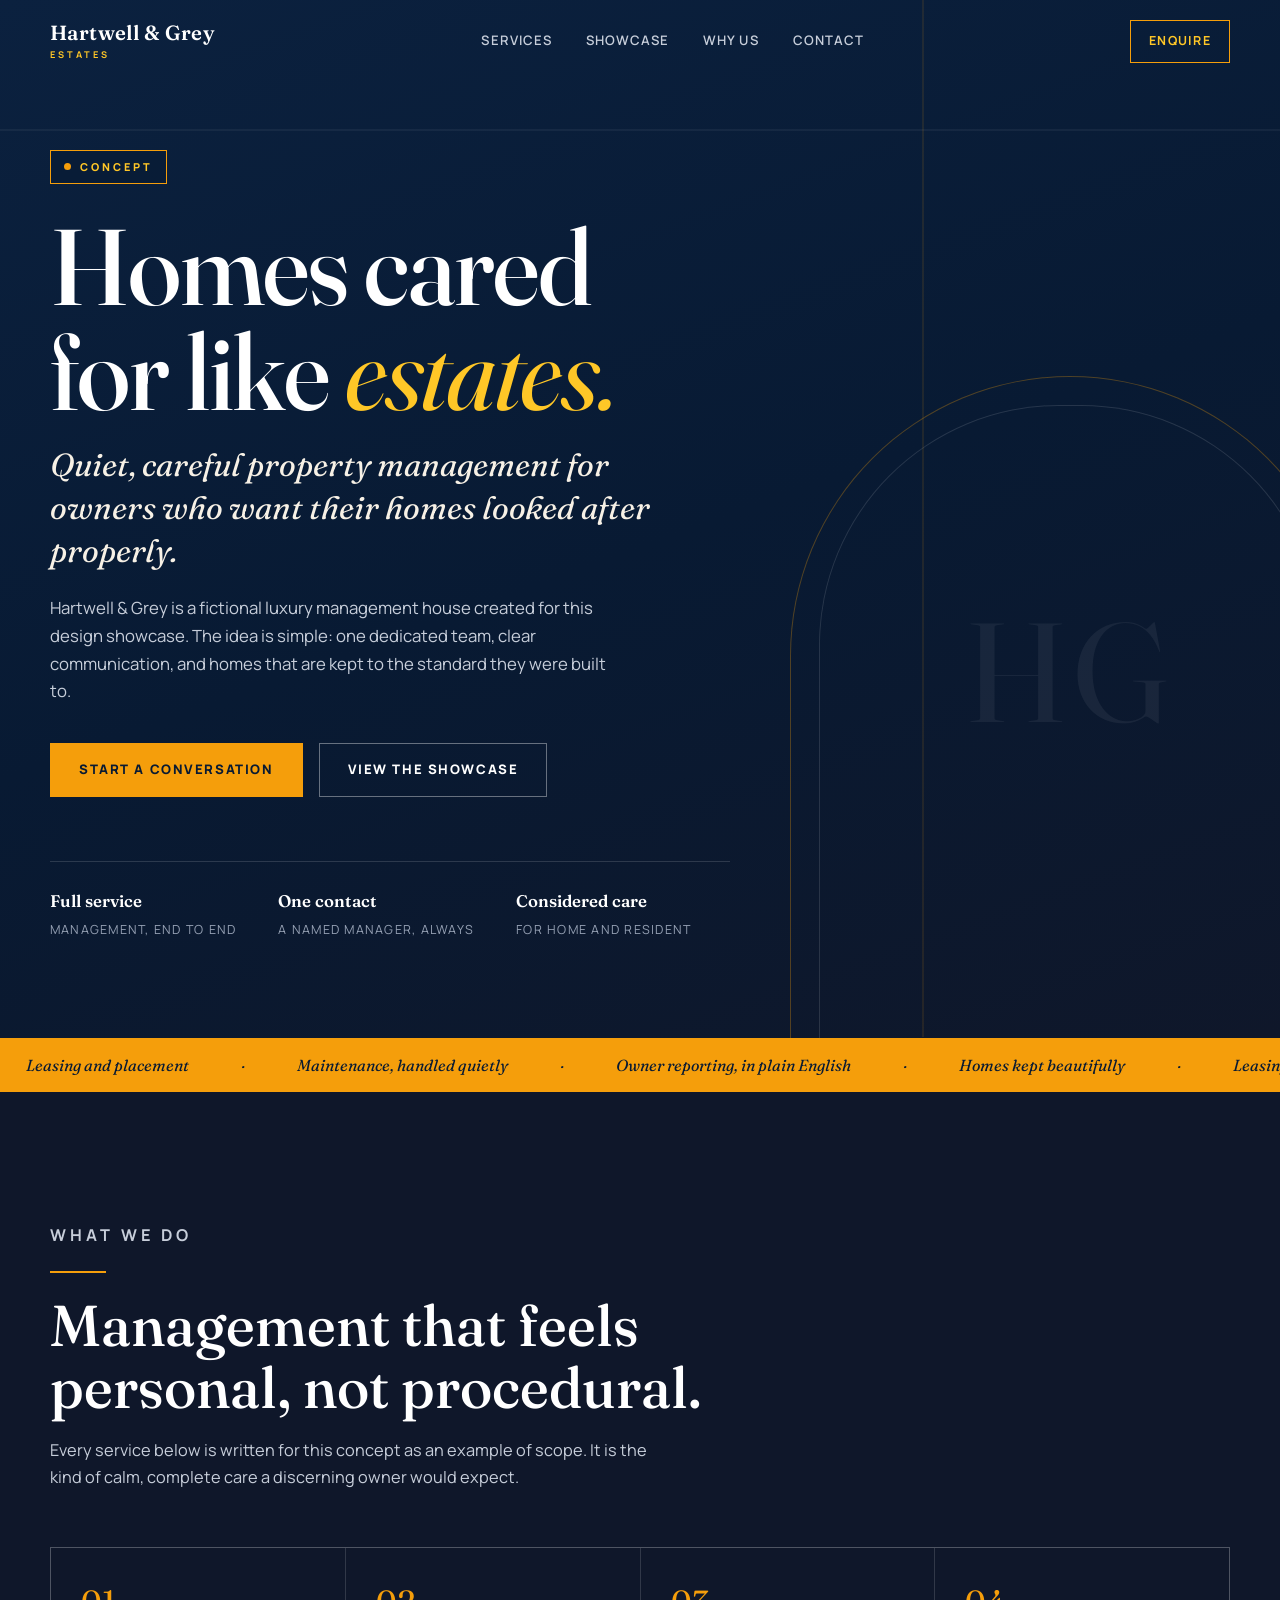
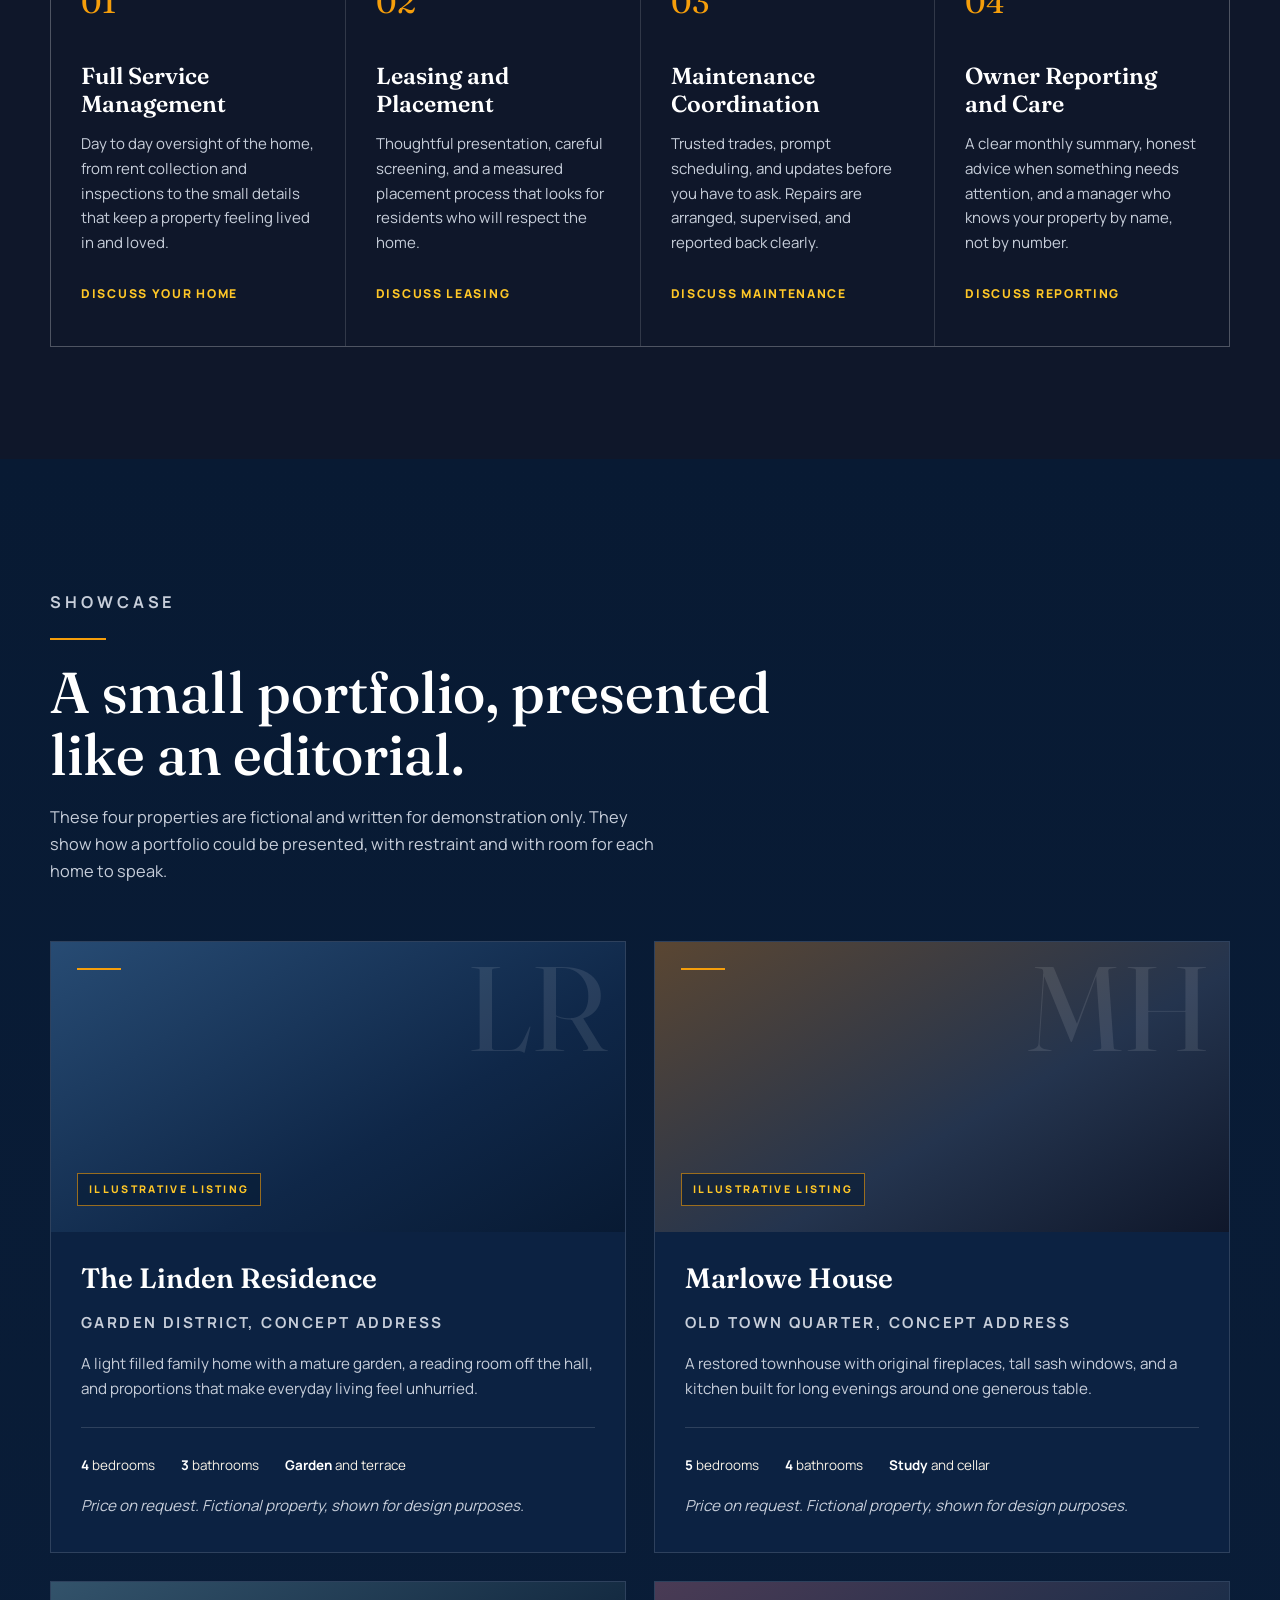
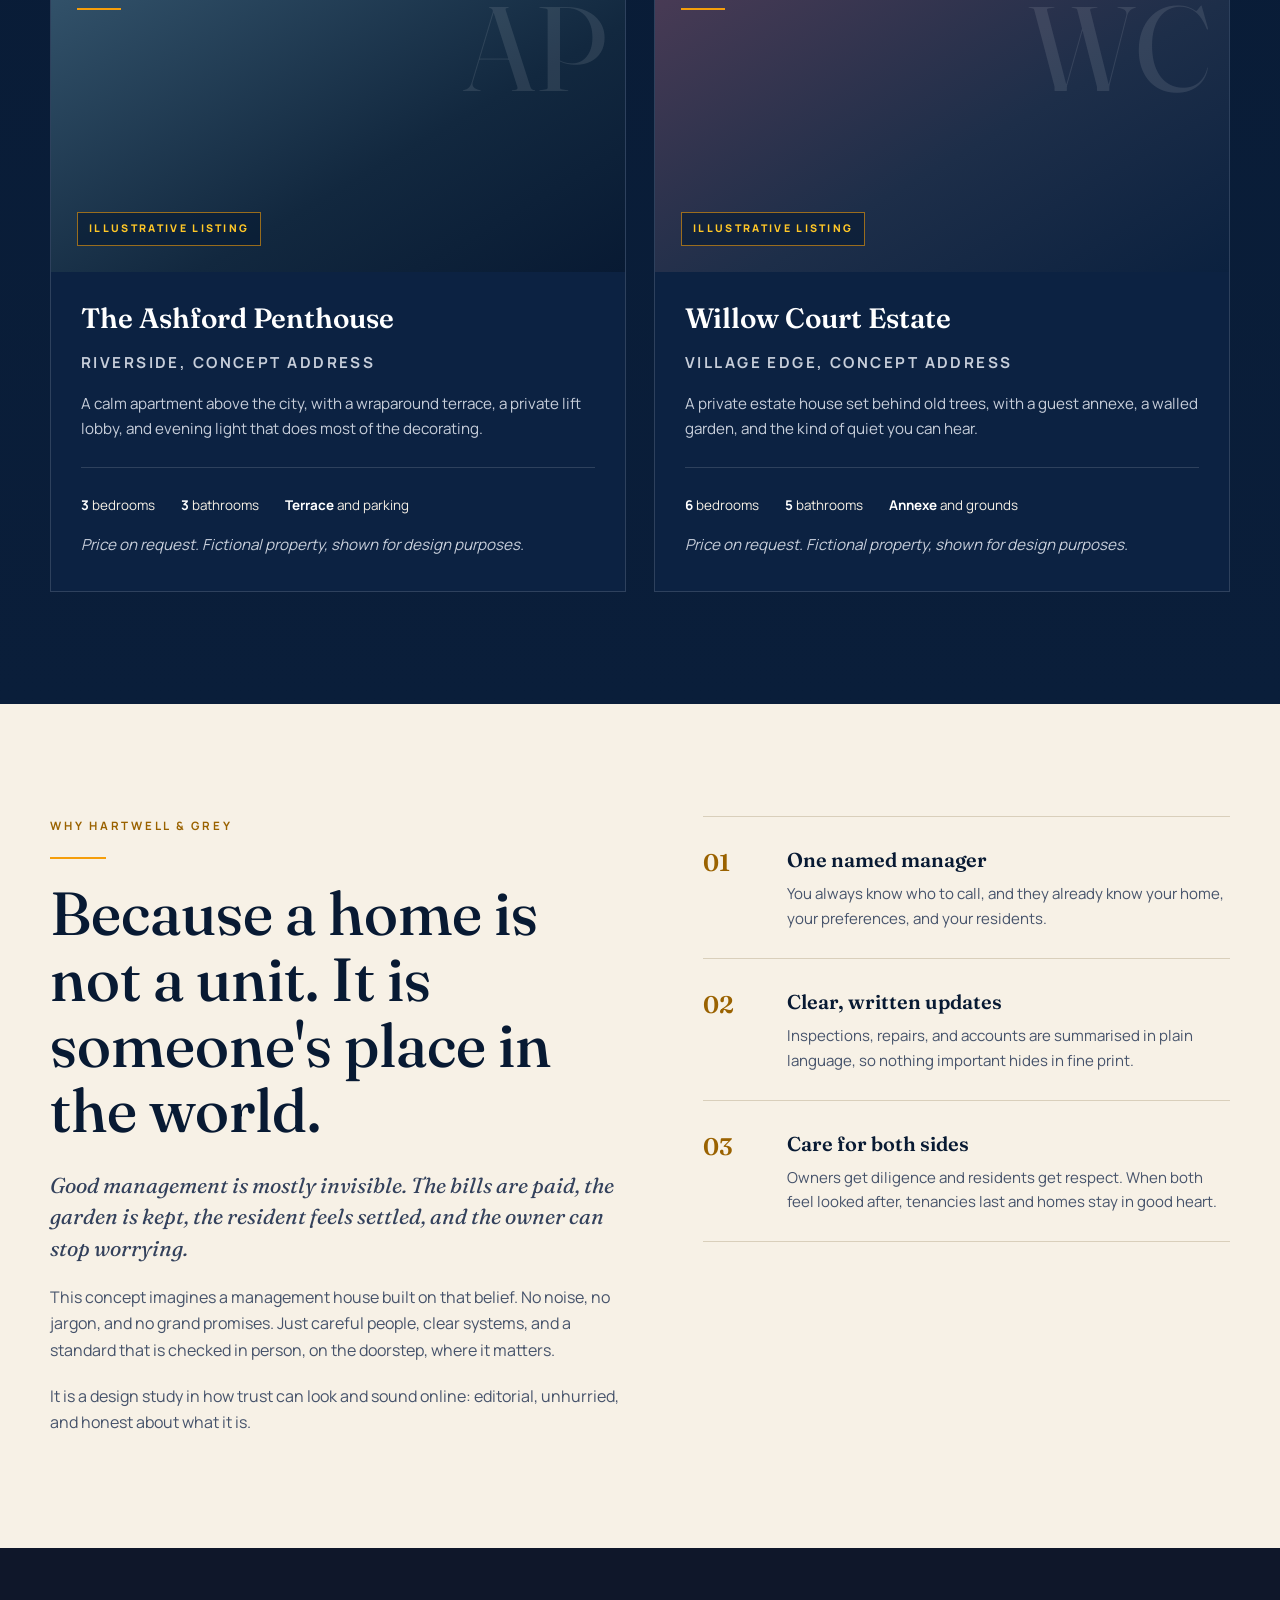
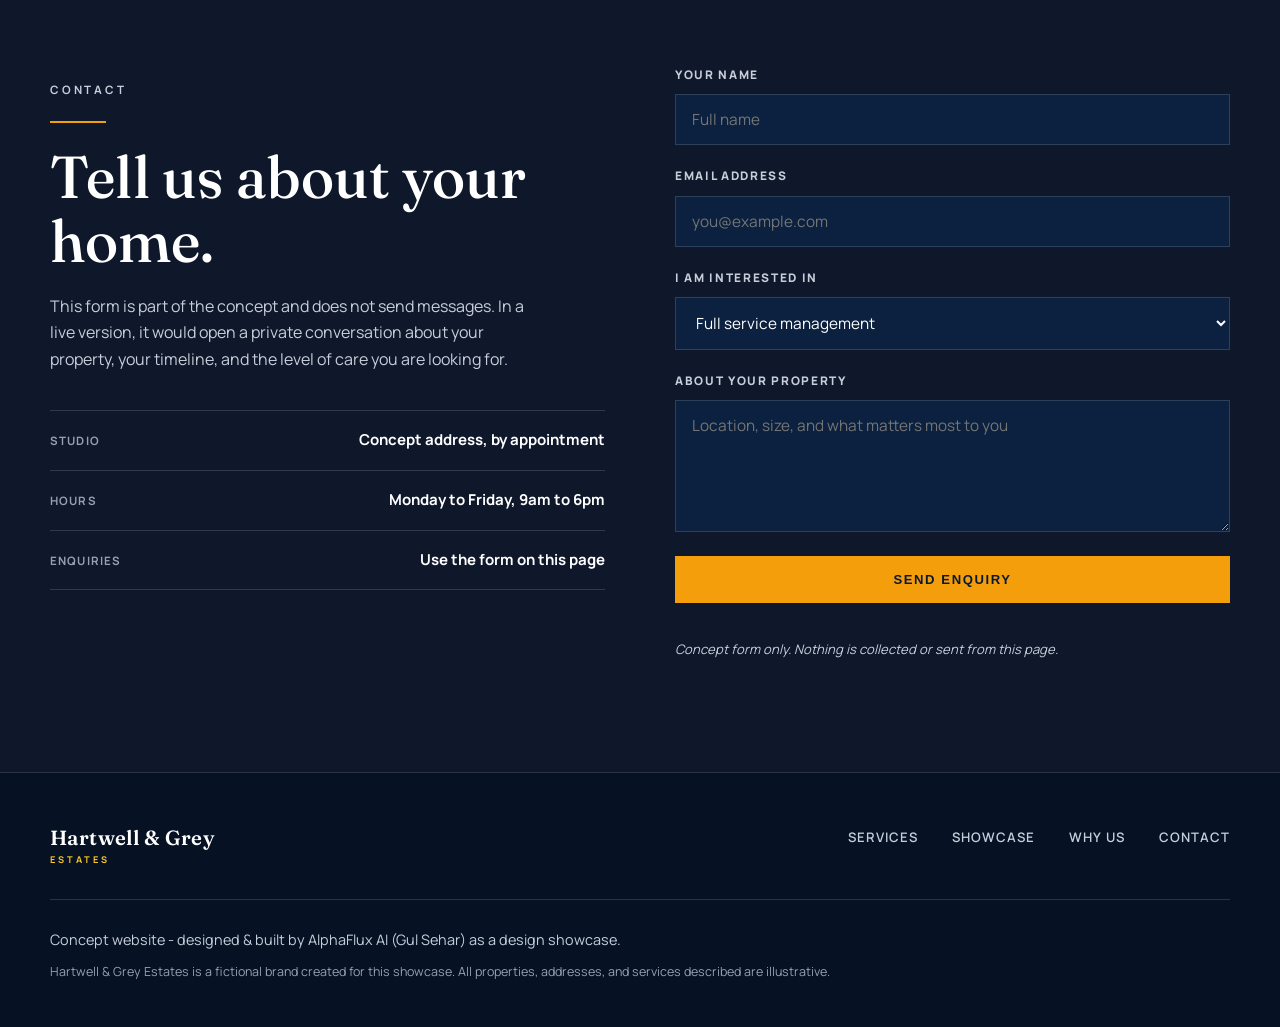
<file: concepts/hartwell-grey.html>
<!DOCTYPE html>
<html lang="en">
<head>
<meta charset="UTF-8">
<meta name="viewport" content="width=device-width, initial-scale=1.0">
<title>Hartwell &amp; Grey Estates, Luxury Property Management</title>
<meta name="description" content="Hartwell and Grey Estates is a concept luxury property management website, designed as an editorial design showcase.">
<link rel="preconnect" href="https://fonts.googleapis.com">
<link rel="preconnect" href="https://fonts.gstatic.com" crossorigin>
<link href="https://fonts.googleapis.com/css2?family=Fraunces:opsz,wght@9..144,400;9..144,500;9..144,600&family=Manrope:wght@400;500;600;700&display=swap" rel="stylesheet">
<style>
:root{
  --navy-950:#081A33;
  --navy-900:#0B213F;
  --navy-800:#0F172A;
  --navy-700:#16283F;
  --gold:#F59E0B;
  --gold-light:#FFC727;
  --cream:#F7F1E6;
  --white:#FFFFFF;
  --muted:#C7CEDA;
  --muted-2:#95A0B3;
  --line:rgba(255,255,255,.14);
  --serif:"Fraunces", Georgia, serif;
  --sans:"Manrope", Arial, sans-serif;
}
*{margin:0;padding:0;box-sizing:border-box}
html{scroll-behavior:smooth}
body{font-family:var(--sans);background:var(--navy-950);color:var(--white);line-height:1.65;-webkit-font-smoothing:antialiased;overflow-x:hidden}
a{color:inherit;text-decoration:none}
img{max-width:100%}
::selection{background:var(--gold);color:var(--navy-950)}
.wrap{width:min(1180px,calc(100% - 48px));margin:0 auto}
.eyebrow{font-size:.72rem;font-weight:700;letter-spacing:.24em;text-transform:uppercase;color:var(--gold-light)}
.rule{width:56px;height:2px;background:var(--gold);margin:22px 0}
.reveal{opacity:0;transform:translateY(28px);transition:opacity .9s ease,transform .9s cubic-bezier(.22,.61,.36,1)}
.reveal.visible{opacity:1;transform:translateY(0)}
.reveal-delay-1{transition-delay:.12s}
.reveal-delay-2{transition-delay:.24s}
.reveal-delay-3{transition-delay:.36s}

/* Header */
header{position:fixed;inset:0 0 auto 0;z-index:50;transition:background .4s ease,border-color .4s ease;border-bottom:1px solid transparent}
header.scrolled{background:rgba(8,26,51,.96);border-bottom-color:var(--line)}
.nav{display:flex;align-items:center;justify-content:space-between;gap:24px;padding:20px 0}
.brand{font-family:var(--serif);font-size:1.28rem;font-weight:600;letter-spacing:.02em;line-height:1.1}
.brand span{display:block;font-family:var(--sans);font-size:.58rem;font-weight:700;letter-spacing:.32em;text-transform:uppercase;color:var(--gold-light);margin-top:5px}
.nav-links{display:flex;gap:34px;font-size:.82rem;font-weight:600;letter-spacing:.08em;text-transform:uppercase}
.nav-links a{color:var(--muted);transition:color .3s ease}
.nav-links a:hover{color:var(--white)}
.nav-cta{border:1px solid var(--gold);color:var(--gold-light);padding:10px 18px;font-size:.78rem;font-weight:700;letter-spacing:.1em;text-transform:uppercase;transition:background .3s ease,color .3s ease}
.nav-cta:hover{background:var(--gold);color:var(--navy-950)}

/* Hero */
.hero{position:relative;min-height:100vh;display:flex;align-items:center;padding:150px 0 96px;overflow:hidden;background:linear-gradient(160deg,#0B213F 0%,#081A33 52%,#0F172A 100%)}
.hero-art{position:absolute;inset:-12% 0 0 0;pointer-events:none;will-change:transform;background:
  linear-gradient(90deg,transparent 0 72%,rgba(245,158,11,.10) 72% 72.15%,transparent 72.15%),
  linear-gradient(0deg,transparent 0 78%,rgba(255,255,255,.05) 78% 78.12%,transparent 78.12%)}
.hero-arch{position:absolute;right:-70px;bottom:-40px;width:min(46vw,560px);height:78vh;border:1px solid rgba(245,158,11,.30);border-bottom:none;border-radius:280px 280px 0 0;pointer-events:none}
.hero-arch::before{content:"";position:absolute;inset:28px 28px 0 28px;border:1px solid rgba(255,255,255,.12);border-bottom:none;border-radius:240px 240px 0 0}
.hero-arch::after{content:"HG";position:absolute;left:50%;top:42%;transform:translate(-50%,-50%);font-family:var(--serif);font-size:clamp(5rem,11vw,9rem);color:rgba(255,255,255,.06);letter-spacing:.04em}
.hero-inner{position:relative;z-index:2;max-width:760px}
.concept-badge{display:inline-flex;align-items:center;gap:9px;border:1px solid var(--gold);color:var(--gold-light);padding:7px 13px;font-size:.68rem;font-weight:800;letter-spacing:.28em;text-transform:uppercase;background:rgba(8,26,51,.55)}
.concept-badge::before{content:"";width:7px;height:7px;background:var(--gold);border-radius:50%}
.hero h1{font-family:var(--serif);font-size:clamp(3.4rem,8.4vw,7.2rem);font-weight:500;line-height:.98;letter-spacing:-.015em;margin:30px 0 8px}
.hero h1 em{font-style:italic;font-weight:400;color:var(--gold-light)}
.hero-sub{font-family:var(--serif);font-size:clamp(1.35rem,2.6vw,2rem);font-style:italic;color:var(--cream);line-height:1.35;max-width:620px;margin-top:18px}
.hero-copy{color:var(--muted);font-size:1.05rem;max-width:560px;margin-top:22px}
.hero-actions{display:flex;flex-wrap:wrap;gap:16px;margin-top:38px}
.btn{display:inline-block;padding:15px 28px;font-size:.82rem;font-weight:800;letter-spacing:.12em;text-transform:uppercase;transition:background .3s ease,color .3s ease,border-color .3s ease}
.btn-gold{background:var(--gold);color:var(--navy-950);border:1px solid var(--gold)}
.btn-gold:hover{background:var(--gold-light);border-color:var(--gold-light)}
.btn-outline{border:1px solid rgba(255,255,255,.38);color:var(--white)}
.btn-outline:hover{border-color:var(--white);background:rgba(255,255,255,.06)}
.hero-foot{display:flex;flex-wrap:wrap;gap:14px 42px;margin-top:64px;padding-top:26px;border-top:1px solid var(--line);max-width:680px}
.hero-foot div strong{display:block;font-family:var(--serif);font-size:1.05rem;font-weight:600;color:var(--white)}
.hero-foot div span{font-size:.78rem;letter-spacing:.1em;text-transform:uppercase;color:var(--muted-2)}

/* Marquee strip */
.strip{background:var(--gold);color:var(--navy-950);overflow:hidden;padding:14px 0}
.strip-track{display:flex;gap:0;width:max-content;animation:slide 30s linear infinite;font-family:var(--serif);font-size:1rem;font-style:italic;white-space:nowrap}
.strip-track span{padding:0 26px}
@keyframes slide{from{transform:translateX(0)}to{transform:translateX(-50%)}}

/* Sections */
section{padding:112px 0}
.section-head{max-width:720px;margin-bottom:56px}
.section-head h2{font-family:var(--serif);font-size:clamp(2.2rem,4.6vw,3.6rem);font-weight:500;line-height:1.08;margin-top:16px}
.section-head p{color:var(--muted);margin-top:18px;font-size:1.02rem;max-width:620px}

/* Services */
.services{background:var(--navy-800)}
.service-grid{display:grid;grid-template-columns:repeat(4,1fr);gap:1px;background:var(--line);border:1px solid var(--line)}
.service{background:var(--navy-800);padding:38px 30px 42px;min-height:320px;display:flex;flex-direction:column}
.service-num{font-family:var(--serif);font-size:2rem;color:var(--gold);line-height:1}
.service h3{font-family:var(--serif);font-size:1.45rem;font-weight:600;line-height:1.2;margin:44px 0 14px}
.service p{color:var(--muted);font-size:.94rem}
.service a{margin-top:auto;padding-top:28px;font-size:.76rem;font-weight:800;letter-spacing:.14em;text-transform:uppercase;color:var(--gold-light)}

/* Showcase */
.showcase{background:linear-gradient(180deg,var(--navy-950),#0A1E3A)}
.property-grid{display:grid;grid-template-columns:repeat(2,1fr);gap:28px}
.property{border:1px solid var(--line);background:#0C2242;display:flex;flex-direction:column}
.property-visual{position:relative;height:290px;overflow:hidden;display:flex;align-items:flex-end;padding:26px}
.property-visual::before{content:attr(data-initials);position:absolute;right:18px;top:6px;font-family:var(--serif);font-size:7.5rem;line-height:1;color:rgba(255,255,255,.10)}
.property-visual::after{content:"";position:absolute;left:26px;top:26px;width:44px;height:2px;background:var(--gold)}
.v1{background:linear-gradient(150deg,#274B73,#0F2748 62%,#081A33)}
.v2{background:linear-gradient(150deg,#5A4632,#24344E 58%,#0F172A)}
.v3{background:linear-gradient(150deg,#33536B,#12283F 60%,#081A33)}
.v4{background:linear-gradient(150deg,#4A3B55,#1D2E49 56%,#0B213F)}
.property-tag{position:relative;z-index:2;font-size:.66rem;font-weight:800;letter-spacing:.22em;text-transform:uppercase;color:var(--gold-light);border:1px solid rgba(245,158,11,.6);padding:7px 11px;background:rgba(8,26,51,.62)}
.property-body{padding:30px 30px 34px;display:flex;flex-direction:column;flex:1}
.property-body h3{font-family:var(--serif);font-size:1.75rem;font-weight:600;line-height:1.15}
.property-loc{color:var(--gold-light);font-size:.78rem;font-weight:700;letter-spacing:.16em;text-transform:uppercase;margin-top:8px}
.property-body p{color:var(--muted);font-size:.95rem;margin-top:16px}
.property-meta{display:flex;flex-wrap:wrap;gap:10px 26px;margin-top:auto;padding-top:26px;border-top:1px solid var(--line);margin-top:26px;color:var(--cream);font-size:.84rem}
.property-meta span strong{color:var(--white)}
.price-note{font-size:.78rem;color:var(--muted-2);font-style:italic;margin-top:14px}

/* About */
.about{background:var(--cream);color:var(--navy-950)}
.about .eyebrow{color:#9A6200}
.about-grid{display:grid;grid-template-columns:1.05fr .95fr;gap:70px;align-items:start}
.about h2{font-family:var(--serif);font-size:clamp(2.3rem,4.8vw,3.8rem);font-weight:500;line-height:1.08;margin-top:16px}
.about-lede{font-family:var(--serif);font-size:1.35rem;font-style:italic;line-height:1.45;color:#33415C;margin-top:26px}
.about-copy{color:#46536B;margin-top:20px}
.principles{border-top:1px solid #D9CFBB}
.principle{display:grid;grid-template-columns:64px 1fr;gap:20px;padding:26px 0;border-bottom:1px solid #D9CFBB}
.principle b{font-family:var(--serif);font-size:1.5rem;font-weight:600;color:#9A6200}
.principle h3{font-family:var(--serif);font-size:1.25rem;font-weight:600;margin-bottom:6px}
.principle p{color:#46536B;font-size:.94rem}

/* Contact */
.contact{background:var(--navy-800);position:relative;overflow:hidden}
.contact-grid{display:grid;grid-template-columns:1fr 1fr;gap:70px;align-items:start}
.contact h2{font-family:var(--serif);font-size:clamp(2.3rem,4.8vw,3.7rem);font-weight:500;line-height:1.08;margin-top:16px}
.contact p{color:var(--muted);margin-top:20px;max-width:480px}
.contact-details{margin-top:38px;border-top:1px solid var(--line)}
.contact-details div{display:flex;justify-content:space-between;gap:20px;padding:17px 0;border-bottom:1px solid var(--line);font-size:.94rem}
.contact-details span{color:var(--muted-2);letter-spacing:.1em;text-transform:uppercase;font-size:.72rem;font-weight:700;padding-top:3px}
form{display:grid;gap:16px}
label{font-size:.74rem;font-weight:800;letter-spacing:.14em;text-transform:uppercase;color:var(--muted)}
input,textarea,select{width:100%;margin-top:8px;background:#0B213F;border:1px solid var(--line);color:var(--white);padding:14px 16px;font-family:var(--sans);font-size:.96rem;border-radius:0}
input:focus,textarea:focus,select:focus{outline:2px solid var(--gold);outline-offset:1px}
textarea{min-height:132px;resize:vertical}
.form-note{font-size:.82rem;color:var(--muted-2);font-style:italic}

/* Footer */
footer{background:#061224;padding:54px 0 44px;border-top:1px solid var(--line)}
.footer-top{display:flex;flex-wrap:wrap;justify-content:space-between;gap:28px;padding-bottom:34px;border-bottom:1px solid var(--line)}
.footer-note{color:var(--muted);font-size:.9rem;margin-top:28px;max-width:760px}
.footer-small{color:var(--muted-2);font-size:.78rem;margin-top:10px}

/* Responsive */
@media (max-width:960px){
  .service-grid{grid-template-columns:repeat(2,1fr)}
  .about-grid,.contact-grid{grid-template-columns:1fr;gap:48px}
  .hero-arch{opacity:.55;width:70vw}
}
@media (max-width:680px){
  .nav-links{display:none}
  .wrap{width:calc(100% - 36px)}
  section{padding:78px 0}
  .hero{padding:126px 0 72px}
  .property-grid,.service-grid{grid-template-columns:1fr}
  .service{min-height:0}
  .service h3{margin-top:28px}
  .property-visual{height:230px}
  .hero-foot{gap:18px}
  .btn{width:100%;text-align:center}
  .hero-actions{flex-direction:column}
}
@media (prefers-reduced-motion:reduce){
  html{scroll-behavior:auto}
  .reveal{transition:none;opacity:1;transform:none}
  .strip-track{animation:none}
}
</style>
</head>
<body>

<header id="siteHeader">
  <div class="wrap nav">
    <a class="brand" href="#top">Hartwell &amp; Grey<span>Estates</span></a>
    <nav class="nav-links" aria-label="Main navigation">
      <a href="#services">Services</a>
      <a href="#showcase">Showcase</a>
      <a href="#about">Why Us</a>
      <a href="#contact">Contact</a>
    </nav>
    <a class="nav-cta" href="#contact">Enquire</a>
  </div>
</header>

<main id="top">

  <!-- HERO -->
  <section class="hero">
    <div class="hero-art" id="heroArt"></div>
    <div class="hero-arch"></div>
    <div class="wrap">
      <div class="hero-inner">
        <span class="concept-badge">Concept</span>
        <h1>Homes cared<br>for like <em>estates.</em></h1>
        <p class="hero-sub">Quiet, careful property management for owners who want their homes looked after properly.</p>
        <p class="hero-copy">Hartwell &amp; Grey is a fictional luxury management house created for this design showcase. The idea is simple: one dedicated team, clear communication, and homes that are kept to the standard they were built to.</p>
        <div class="hero-actions">
          <a class="btn btn-gold" href="#contact">Start a conversation</a>
          <a class="btn btn-outline" href="#showcase">View the showcase</a>
        </div>
        <div class="hero-foot">
          <div><strong>Full service</strong><span>Management, end to end</span></div>
          <div><strong>One contact</strong><span>A named manager, always</span></div>
          <div><strong>Considered care</strong><span>For home and resident</span></div>
        </div>
      </div>
    </div>
  </section>

  <div class="strip" aria-hidden="true">
    <div class="strip-track">
      <span>Leasing and placement</span><span>·</span><span>Maintenance, handled quietly</span><span>·</span><span>Owner reporting, in plain English</span><span>·</span><span>Homes kept beautifully</span><span>·</span>
      <span>Leasing and placement</span><span>·</span><span>Maintenance, handled quietly</span><span>·</span><span>Owner reporting, in plain English</span><span>·</span><span>Homes kept beautifully</span><span>·</span>
    </div>
  </div>

  <!-- SERVICES -->
  <section class="services" id="services">
    <div class="wrap">
      <div class="section-head reveal">
        <p class="eyebrow">What we do</p>
        <div class="rule"></div>
        <h2>Management that feels personal, not procedural.</h2>
        <p>Every service below is written for this concept as an example of scope. It is the kind of calm, complete care a discerning owner would expect.</p>
      </div>
      <div class="service-grid">
        <article class="service reveal">
          <div class="service-num">01</div>
          <h3>Full Service Management</h3>
          <p>Day to day oversight of the home, from rent collection and inspections to the small details that keep a property feeling lived in and loved.</p>
          <a href="#contact">Discuss your home</a>
        </article>
        <article class="service reveal reveal-delay-1">
          <div class="service-num">02</div>
          <h3>Leasing and Placement</h3>
          <p>Thoughtful presentation, careful screening, and a measured placement process that looks for residents who will respect the home.</p>
          <a href="#contact">Discuss leasing</a>
        </article>
        <article class="service reveal reveal-delay-2">
          <div class="service-num">03</div>
          <h3>Maintenance Coordination</h3>
          <p>Trusted trades, prompt scheduling, and updates before you have to ask. Repairs are arranged, supervised, and reported back clearly.</p>
          <a href="#contact">Discuss maintenance</a>
        </article>
        <article class="service reveal reveal-delay-3">
          <div class="service-num">04</div>
          <h3>Owner Reporting and Care</h3>
          <p>A clear monthly summary, honest advice when something needs attention, and a manager who knows your property by name, not by number.</p>
          <a href="#contact">Discuss reporting</a>
        </article>
      </div>
    </div>
  </section>

  <!-- SHOWCASE -->
  <section class="showcase" id="showcase">
    <div class="wrap">
      <div class="section-head reveal">
        <p class="eyebrow">Showcase</p>
        <div class="rule"></div>
        <h2>A small portfolio, presented like an editorial.</h2>
        <p>These four properties are fictional and written for demonstration only. They show how a portfolio could be presented, with restraint and with room for each home to speak.</p>
      </div>
      <div class="property-grid">

        <article class="property reveal">
          <div class="property-visual v1" data-initials="LR"><span class="property-tag">Illustrative listing</span></div>
          <div class="property-body">
            <h3>The Linden Residence</h3>
            <p class="property-loc">Garden District, Concept Address</p>
            <p>A light filled family home with a mature garden, a reading room off the hall, and proportions that make everyday living feel unhurried.</p>
            <div class="property-meta"><span><strong>4</strong> bedrooms</span><span><strong>3</strong> bathrooms</span><span><strong>Garden</strong> and terrace</span></div>
            <p class="price-note">Price on request. Fictional property, shown for design purposes.</p>
          </div>
        </article>

        <article class="property reveal reveal-delay-1">
          <div class="property-visual v2" data-initials="MH"><span class="property-tag">Illustrative listing</span></div>
          <div class="property-body">
            <h3>Marlowe House</h3>
            <p class="property-loc">Old Town Quarter, Concept Address</p>
            <p>A restored townhouse with original fireplaces, tall sash windows, and a kitchen built for long evenings around one generous table.</p>
            <div class="property-meta"><span><strong>5</strong> bedrooms</span><span><strong>4</strong> bathrooms</span><span><strong>Study</strong> and cellar</span></div>
            <p class="price-note">Price on request. Fictional property, shown for design purposes.</p>
          </div>
        </article>

        <article class="property reveal">
          <div class="property-visual v3" data-initials="AP"><span class="property-tag">Illustrative listing</span></div>
          <div class="property-body">
            <h3>The Ashford Penthouse</h3>
            <p class="property-loc">Riverside, Concept Address</p>
            <p>A calm apartment above the city, with a wraparound terrace, a private lift lobby, and evening light that does most of the decorating.</p>
            <div class="property-meta"><span><strong>3</strong> bedrooms</span><span><strong>3</strong> bathrooms</span><span><strong>Terrace</strong> and parking</span></div>
            <p class="price-note">Price on request. Fictional property, shown for design purposes.</p>
          </div>
        </article>

        <article class="property reveal reveal-delay-1">
          <div class="property-visual v4" data-initials="WC"><span class="property-tag">Illustrative listing</span></div>
          <div class="property-body">
            <h3>Willow Court Estate</h3>
            <p class="property-loc">Village Edge, Concept Address</p>
            <p>A private estate house set behind old trees, with a guest annexe, a walled garden, and the kind of quiet you can hear.</p>
            <div class="property-meta"><span><strong>6</strong> bedrooms</span><span><strong>5</strong> bathrooms</span><span><strong>Annexe</strong> and grounds</span></div>
            <p class="price-note">Price on request. Fictional property, shown for design purposes.</p>
          </div>
        </article>

      </div>
    </div>
  </section>

  <!-- ABOUT -->
  <section class="about" id="about">
    <div class="wrap about-grid">
      <div class="reveal">
        <p class="eyebrow">Why Hartwell &amp; Grey</p>
        <div class="rule"></div>
        <h2>Because a home is not a unit. It is someone's place in the world.</h2>
        <p class="about-lede">Good management is mostly invisible. The bills are paid, the garden is kept, the resident feels settled, and the owner can stop worrying.</p>
        <p class="about-copy">This concept imagines a management house built on that belief. No noise, no jargon, and no grand promises. Just careful people, clear systems, and a standard that is checked in person, on the doorstep, where it matters.</p>
        <p class="about-copy">It is a design study in how trust can look and sound online: editorial, unhurried, and honest about what it is.</p>
      </div>
      <div class="principles reveal reveal-delay-1">
        <div class="principle">
          <b>01</b>
          <div><h3>One named manager</h3><p>You always know who to call, and they already know your home, your preferences, and your residents.</p></div>
        </div>
        <div class="principle">
          <b>02</b>
          <div><h3>Clear, written updates</h3><p>Inspections, repairs, and accounts are summarised in plain language, so nothing important hides in fine print.</p></div>
        </div>
        <div class="principle">
          <b>03</b>
          <div><h3>Care for both sides</h3><p>Owners get diligence and residents get respect. When both feel looked after, tenancies last and homes stay in good heart.</p></div>
        </div>
      </div>
    </div>
  </section>

  <!-- CONTACT -->
  <section class="contact" id="contact">
    <div class="wrap contact-grid">
      <div class="reveal">
        <p class="eyebrow">Contact</p>
        <div class="rule"></div>
        <h2>Tell us about your home.</h2>
        <p>This form is part of the concept and does not send messages. In a live version, it would open a private conversation about your property, your timeline, and the level of care you are looking for.</p>
        <div class="contact-details">
          <div><span>Studio</span><strong>Concept address, by appointment</strong></div>
          <div><span>Hours</span><strong>Monday to Friday, 9am to 6pm</strong></div>
          <div><span>Enquiries</span><strong>Use the form on this page</strong></div>
        </div>
      </div>
      <form class="reveal reveal-delay-1" action="#" method="post" onsubmit="return false;">
        <div>
          <label for="name">Your name</label>
          <input id="name" name="name" type="text" placeholder="Full name" autocomplete="name">
        </div>
        <div>
          <label for="email">Email address</label>
          <input id="email" name="email" type="email" placeholder="you@example.com" autocomplete="email">
        </div>
        <div>
          <label for="interest">I am interested in</label>
          <select id="interest" name="interest">
            <option>Full service management</option>
            <option>Leasing and placement</option>
            <option>Maintenance coordination</option>
            <option>Something else</option>
          </select>
        </div>
        <div>
          <label for="message">About your property</label>
          <textarea id="message" name="message" placeholder="Location, size, and what matters most to you"></textarea>
        </div>
        <button class="btn btn-gold" type="submit">Send enquiry</button>
        <p class="form-note">Concept form only. Nothing is collected or sent from this page.</p>
      </form>
    </div>
  </section>

</main>

<footer>
  <div class="wrap">
    <div class="footer-top">
      <a class="brand" href="#top">Hartwell &amp; Grey<span>Estates</span></a>
      <nav class="nav-links" aria-label="Footer navigation">
        <a href="#services">Services</a>
        <a href="#showcase">Showcase</a>
        <a href="#about">Why Us</a>
        <a href="#contact">Contact</a>
      </nav>
    </div>
    <p class="footer-note">Concept website - designed & built by AlphaFlux AI (Gul Sehar) as a design showcase.</p>
    <p class="footer-small">Hartwell &amp; Grey Estates is a fictional brand created for this showcase. All properties, addresses, and services described are illustrative.</p>
  </div>
</footer>

<script>
(function(){
  var header = document.getElementById('siteHeader');
  var heroArt = document.getElementById('heroArt');
  var ticking = false;

  function onScroll(){
    var y = window.scrollY || window.pageYOffset;
    if (y > 24) { header.classList.add('scrolled'); } else { header.classList.remove('scrolled'); }
    if (heroArt && y < window.innerHeight * 1.2) {
      heroArt.style.transform = 'translateY(' + (y * 0.18) + 'px)';
    }
    ticking = false;
  }
  window.addEventListener('scroll', function(){
    if (!ticking) { window.requestAnimationFrame(onScroll); ticking = true; }
  }, {passive:true});
  onScroll();

  var items = document.querySelectorAll('.reveal');
  if ('IntersectionObserver' in window) {
    var observer = new IntersectionObserver(function(entries){
      entries.forEach(function(entry){
        if (entry.isIntersecting) {
          entry.target.classList.add('visible');
          observer.unobserve(entry.target);
        }
      });
    }, {threshold: 0.14, rootMargin: '0px 0px -40px 0px'});
    items.forEach(function(item){ observer.observe(item); });
  } else {
    items.forEach(function(item){ item.classList.add('visible'); });
  }
})();
</script>
</body>
</html>
</file>
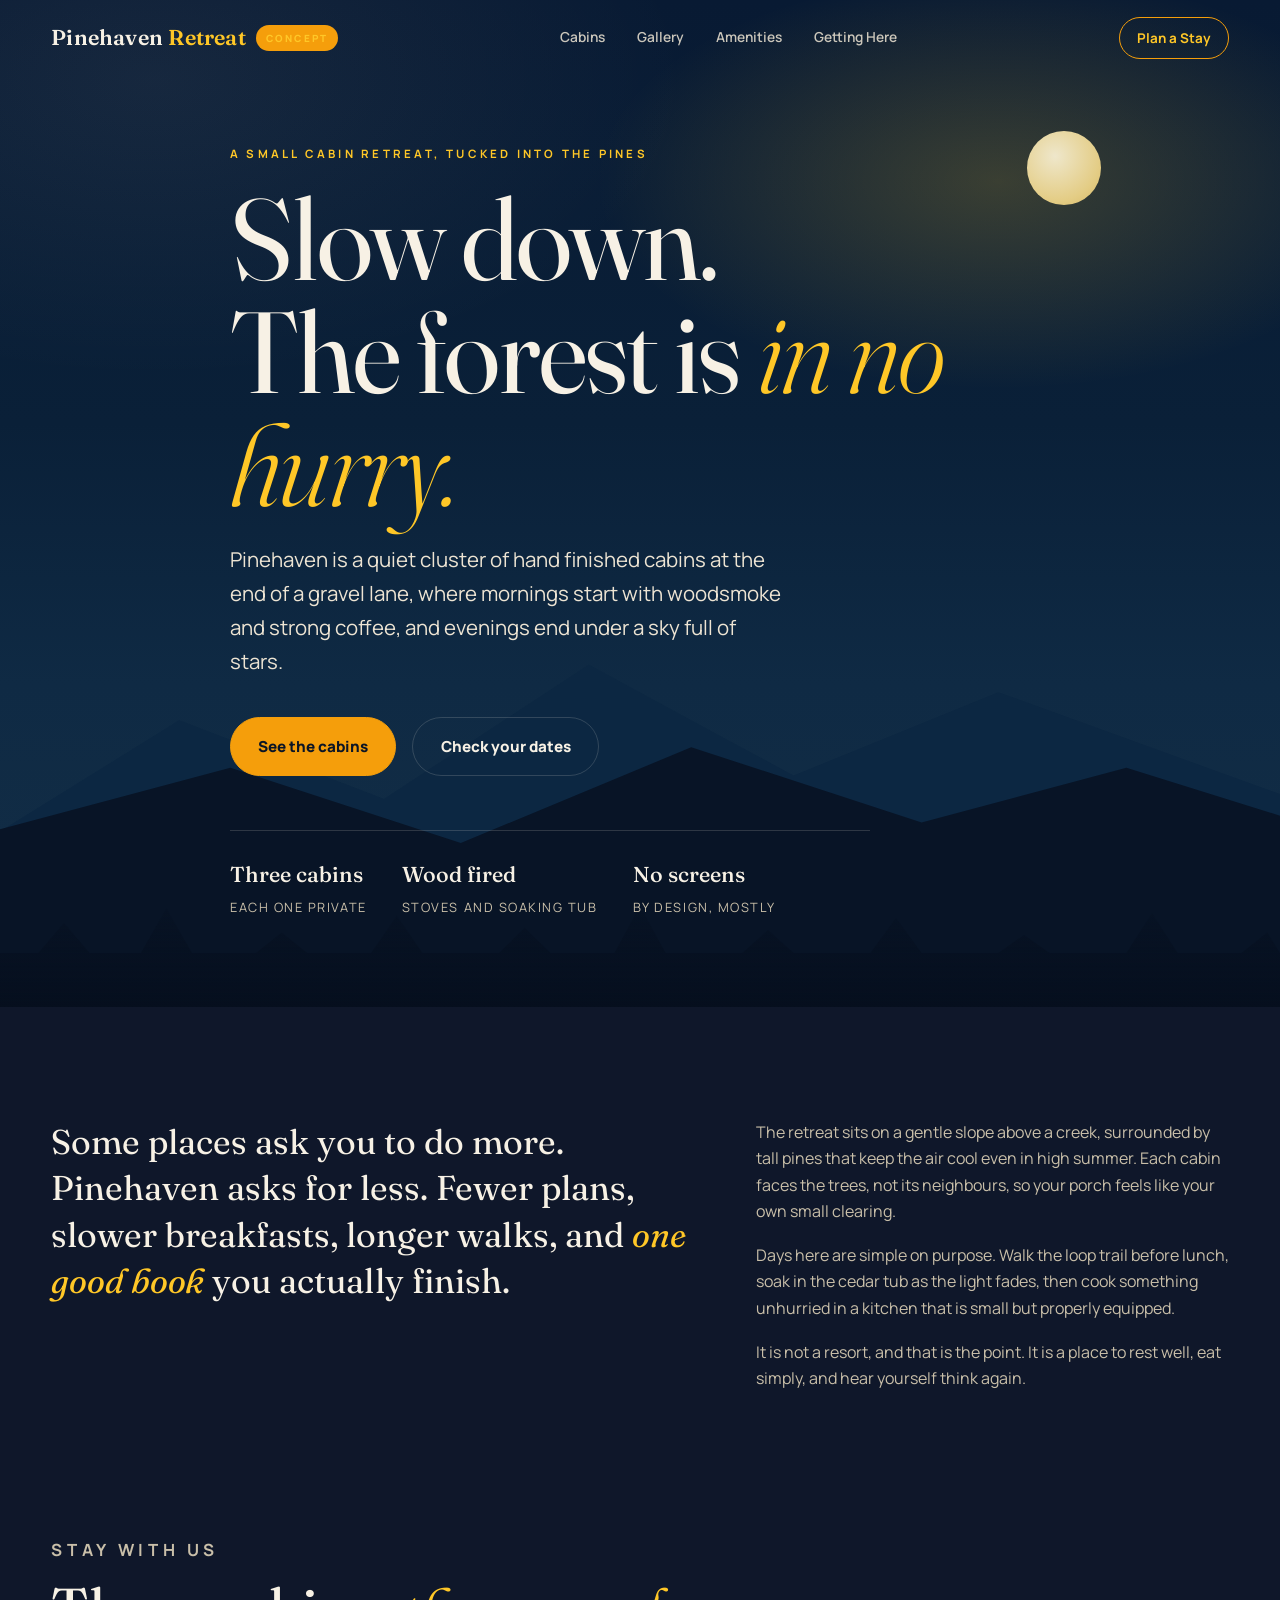
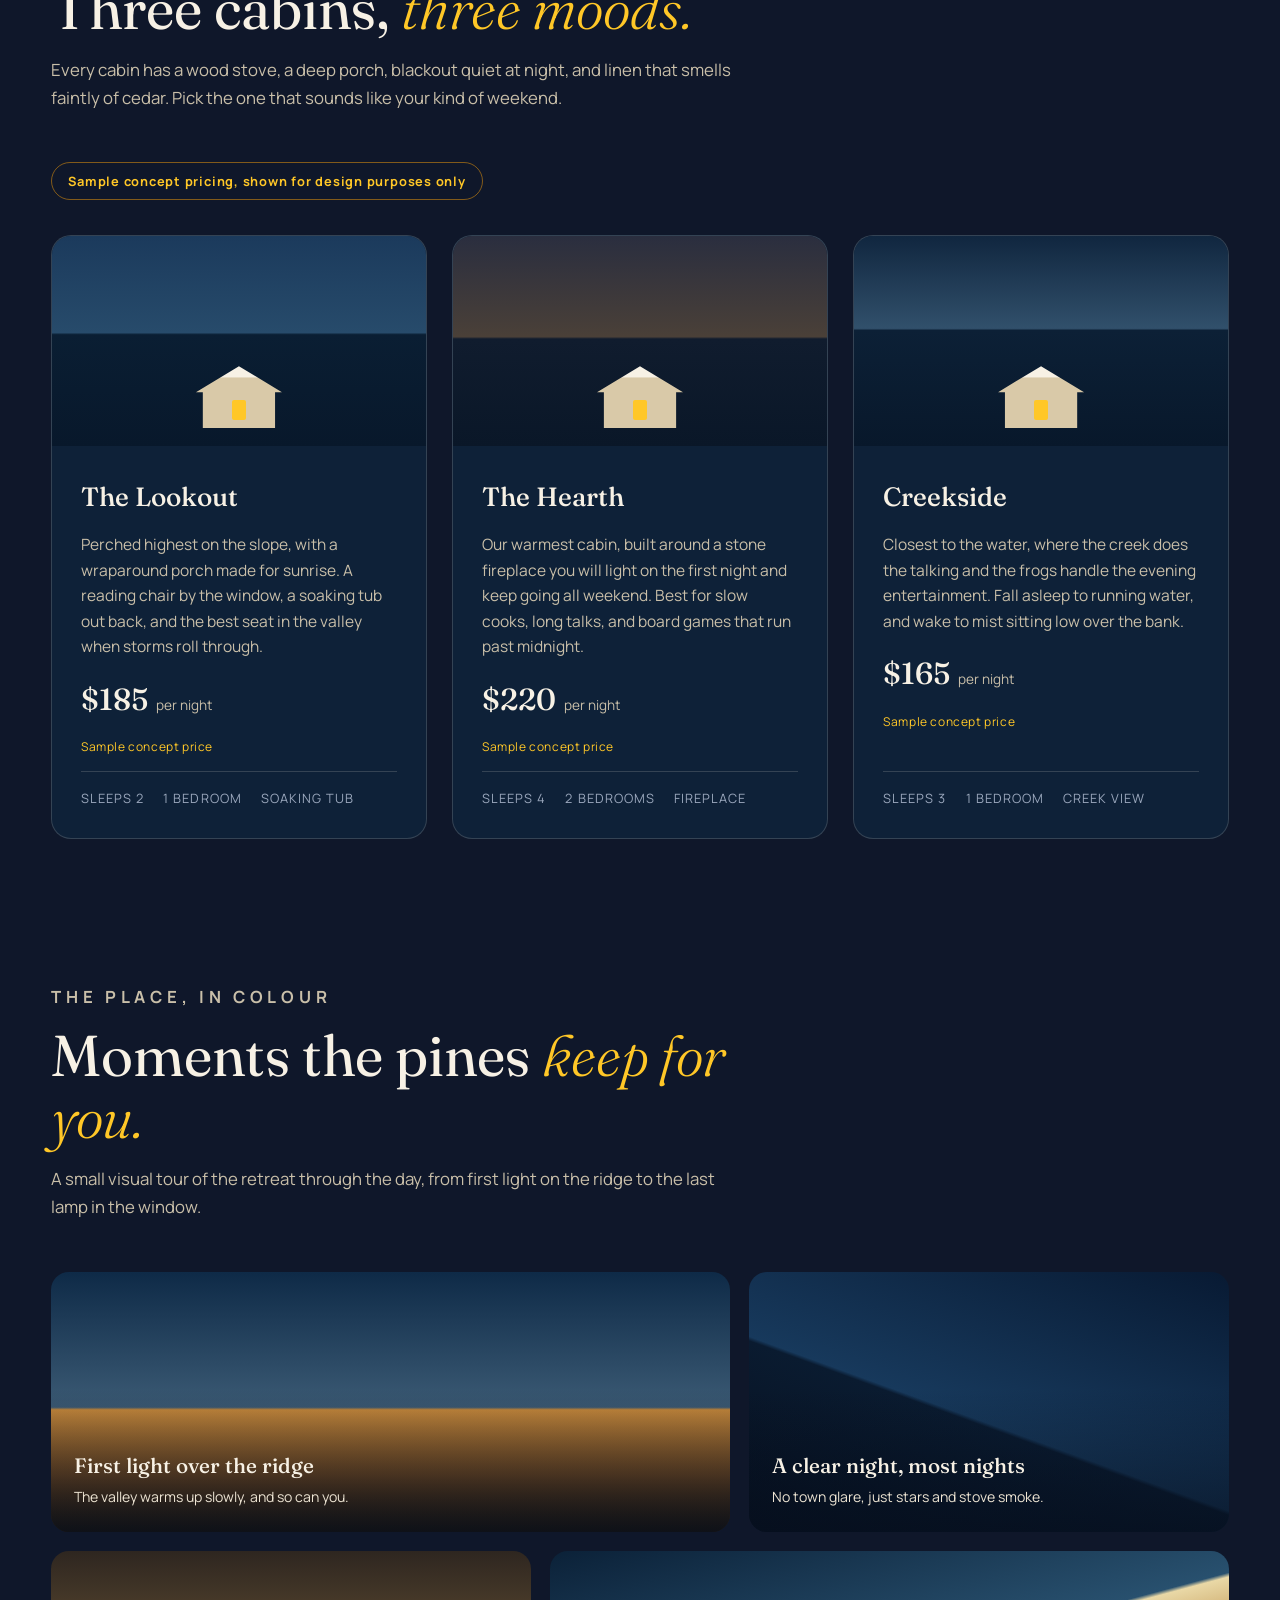
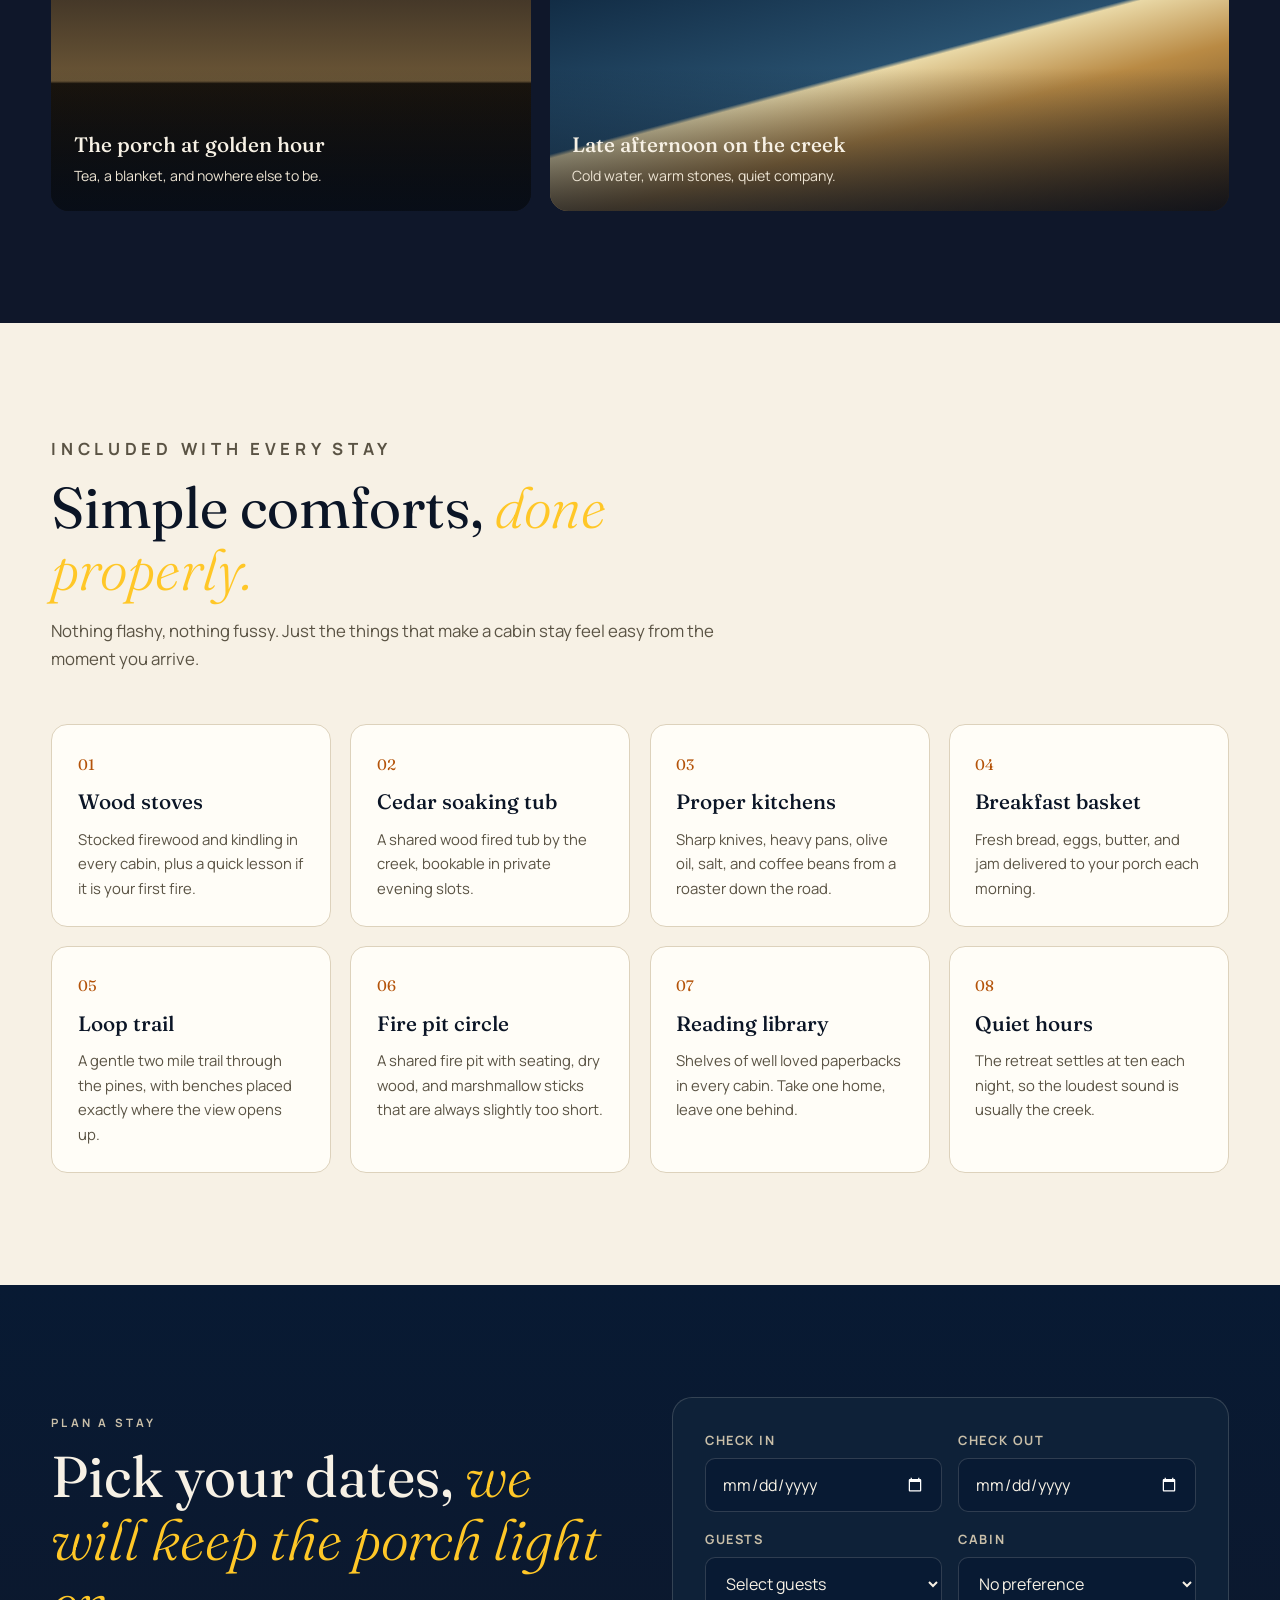
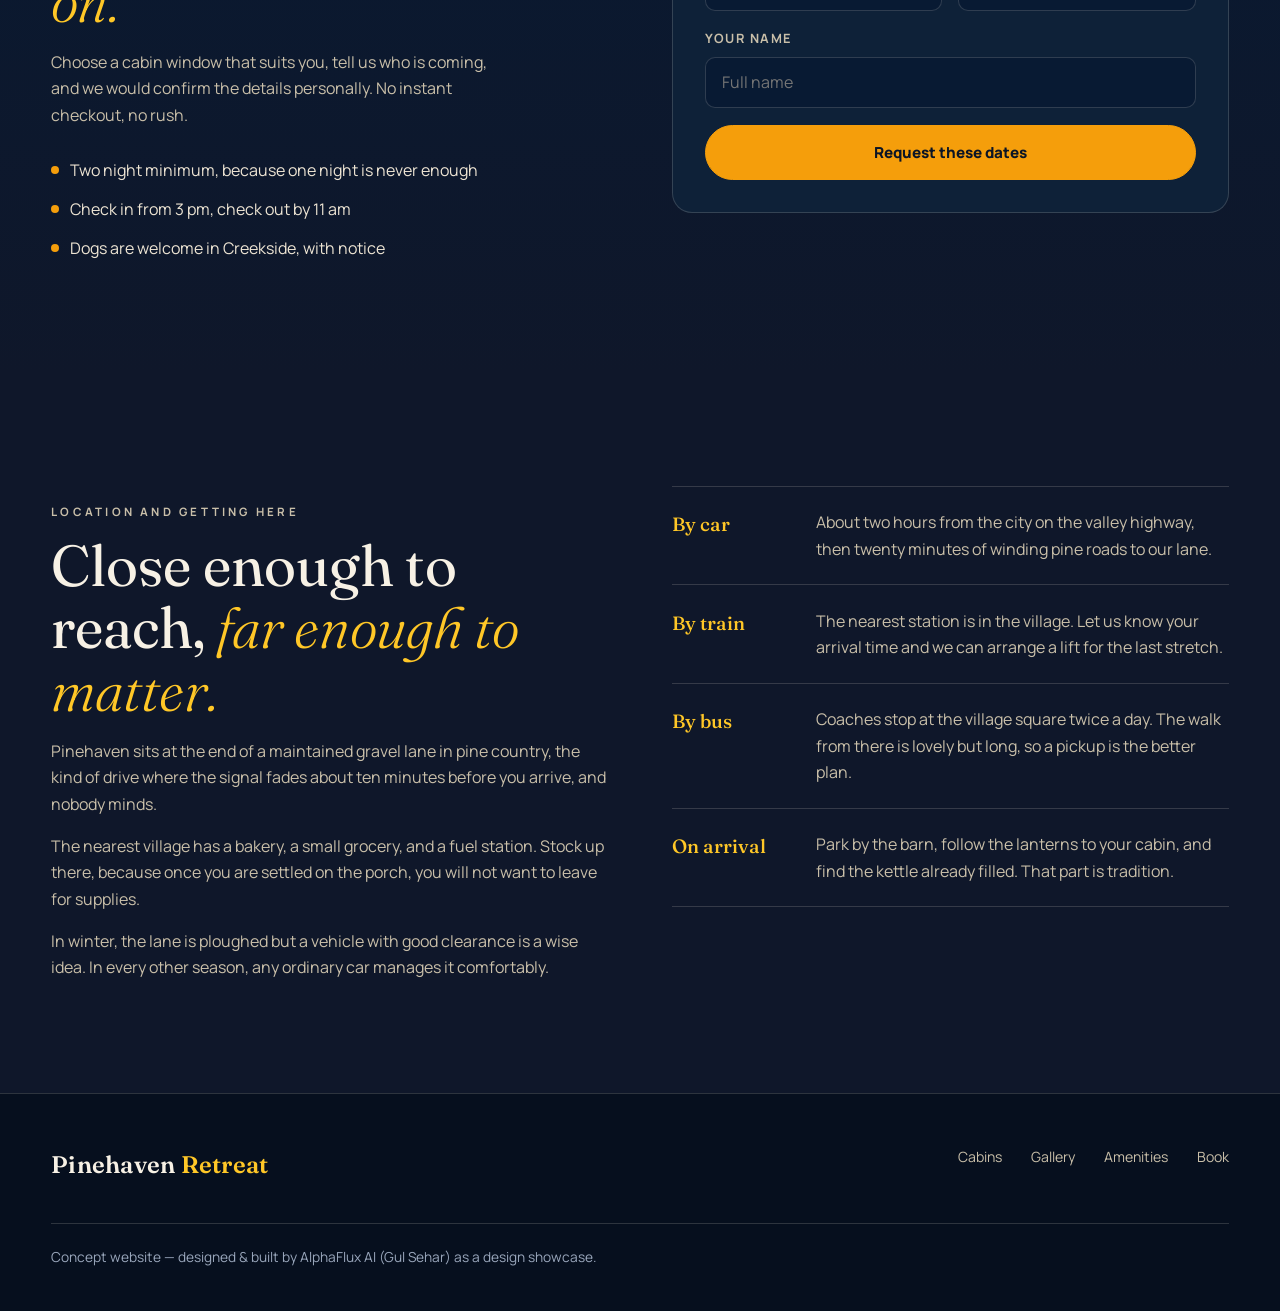
<file: concepts/pinehaven.html>
<!DOCTYPE html>
<html lang="en">
<head>
<meta charset="UTF-8">
<meta name="viewport" content="width=device-width, initial-scale=1.0">
<title>Pinehaven Retreat, Still Cabins in the Pines</title>
<meta name="description" content="Pinehaven Retreat is a concept website for a small cabin retreat, designed and built as a design showcase.">
<link rel="preconnect" href="https://fonts.googleapis.com">
<link rel="preconnect" href="https://fonts.gstatic.com" crossorigin>
<link href="https://fonts.googleapis.com/css2?family=Fraunces:opsz,wght@9..144,300;9..144,400;9..144,500;9..144,600&family=Manrope:wght@400;500;600;700&display=swap" rel="stylesheet">
<style>
  :root{
    --night:#081A33;
    --night-2:#0F172A;
    --night-3:#122540;
    --ink:#0B1526;
    --paper:#F7F1E5;
    --paper-soft:#EDE4D3;
    --muted:#C9BFA9;
    --muted-2:#9AA7BC;
    --gold:#F59E0B;
    --gold-2:#FFC727;
    --line:rgba(247,241,229,.16);
    --card:#0E2138;
    --serif:"Fraunces", Georgia, serif;
    --sans:"Manrope", Arial, sans-serif;
  }
  *{margin:0;padding:0;box-sizing:border-box}
  html{scroll-behavior:smooth}
  body{background:var(--night-2);color:var(--paper);font-family:var(--sans);line-height:1.65;-webkit-font-smoothing:antialiased;overflow-x:hidden}
  a{color:inherit;text-decoration:none}
  img{display:none}
  ::selection{background:var(--gold);color:var(--ink)}

  .wrap{width:min(1180px,92%);margin:0 auto}
  .eyebrow{letter-spacing:.28em;text-transform:uppercase;font-size:.72rem;font-weight:700;color:var(--gold-2)}
  .serif{font-family:var(--serif)}
  .reveal{opacity:0;transform:translateY(28px);transition:opacity .9s ease,transform .9s ease}
  .reveal.visible{opacity:1;transform:none}
  .reveal.d1{transition-delay:.08s}.reveal.d2{transition-delay:.16s}.reveal.d3{transition-delay:.24s}

  /* Header */
  header{position:fixed;inset:0 0 auto 0;z-index:50;transition:background .4s ease,border-color .4s ease;border-bottom:1px solid transparent}
  header.scrolled{background:rgba(8,26,51,.94);border-color:var(--line);backdrop-filter:blur(10px)}
  .nav{display:flex;align-items:center;justify-content:space-between;gap:1rem;padding:1.05rem 0}
  .brand{font-family:var(--serif);font-size:1.35rem;font-weight:600;letter-spacing:.01em}
  .brand span{color:var(--gold-2)}
  .badge{display:inline-block;background:var(--gold);color:var(--ink);font-family:var(--sans);font-size:.62rem;font-weight:800;letter-spacing:.22em;padding:.32rem .6rem .28rem;border-radius:999px;vertical-align:middle;margin-left:.65rem;transform:translateY(-2px)}
  .nav-links{display:flex;gap:2rem;font-size:.86rem;font-weight:600;color:var(--paper-soft)}
  .nav-links a{opacity:.85;transition:opacity .25s,color .25s}
  .nav-links a:hover{opacity:1;color:var(--gold-2)}
  .nav-cta{border:1px solid var(--gold);color:var(--gold-2);padding:.55rem 1.05rem;border-radius:999px;font-size:.84rem;font-weight:700;transition:background .3s,color .3s}
  .nav-cta:hover{background:var(--gold);color:var(--ink)}
  @media(max-width:760px){.nav-links{display:none}}

  /* Hero */
  .hero{position:relative;min-height:100svh;display:flex;align-items:flex-end;padding:9rem 0 5.5rem;overflow:hidden;background:linear-gradient(180deg,#081A33 0%,#0A2038 42%,#0F2A44 68%,#132E46 100%)}
  .hero-sky{position:absolute;inset:0;background:radial-gradient(ellipse 620px 320px at 78% 18%,rgba(255,199,39,.20),transparent 65%),radial-gradient(ellipse 900px 500px at 12% 8%,rgba(247,241,229,.06),transparent 60%)}
  .moon{position:absolute;top:13%;right:14%;width:74px;height:74px;border-radius:50%;background:radial-gradient(circle at 38% 34%,#FFF6D8,#F3D98B 68%,#E4C26A);opacity:.92}
  .ridge{position:absolute;left:0;right:0;bottom:0;height:46%;will-change:transform}
  .ridge.back{background:linear-gradient(160deg,transparent 49.6%,#0C2742 50%);clip-path:polygon(0 62%,14% 38%,30% 55%,46% 26%,62% 50%,78% 32%,100% 54%,100% 100%,0 100%);background-color:transparent}
  .ridge.back::before{content:"";position:absolute;inset:0;background:#0C2742;clip-path:polygon(0 62%,14% 38%,30% 55%,46% 26%,62% 50%,78% 32%,100% 54%,100% 100%,0 100%)}
  .ridge.front{height:34%}
  .ridge.front::before{content:"";position:absolute;inset:0;background:#081426;clip-path:polygon(0 48%,18% 30%,36% 52%,54% 24%,72% 46%,88% 30%,100% 44%,100% 100%,0 100%)}
  .pines{position:absolute;left:0;right:0;bottom:0;height:120px;background:linear-gradient(180deg,transparent,#060F1E);clip-path:polygon(0 100%,0 55%,3% 55%,5% 30%,7% 55%,11% 55%,13% 18%,15% 55%,20% 55%,22% 38%,24% 55%,29% 55%,31% 24%,33% 55%,39% 55%,41% 34%,43% 55%,48% 55%,50% 16%,52% 55%,58% 55%,60% 36%,62% 55%,68% 55%,70% 26%,72% 55%,78% 55%,80% 40%,82% 55%,88% 55%,90% 22%,92% 55%,97% 55%,99% 38%,100% 55%,100% 100%)}
  .hero-inner{position:relative;z-index:3;max-width:820px}
  .hero h1{font-family:var(--serif);font-weight:400;font-size:clamp(3.2rem,9vw,7.2rem);line-height:.98;letter-spacing:-.015em;margin:1.2rem 0 1.4rem}
  .hero h1 em{font-style:italic;font-weight:300;color:var(--gold-2)}
  .hero p.lede{font-size:clamp(1.05rem,2vw,1.28rem);color:var(--paper-soft);max-width:560px}
  .hero-actions{display:flex;flex-wrap:wrap;gap:1rem;margin-top:2.4rem;align-items:center}
  .btn{display:inline-block;background:var(--gold);color:var(--ink);font-weight:800;font-size:.95rem;padding:1rem 1.7rem;border-radius:999px;border:1px solid var(--gold);transition:background .3s,transform .3s}
  .btn:hover{background:var(--gold-2);transform:translateY(-2px)}
  .btn.ghost{background:transparent;color:var(--paper);border-color:var(--line)}
  .btn.ghost:hover{border-color:var(--gold-2);color:var(--gold-2);background:transparent}
  .hero-meta{display:flex;flex-wrap:wrap;gap:2.2rem;margin-top:3.4rem;padding-top:1.6rem;border-top:1px solid var(--line);max-width:640px}
  .hero-meta div strong{display:block;font-family:var(--serif);font-size:1.35rem;font-weight:500;color:var(--paper)}
  .hero-meta div span{font-size:.8rem;letter-spacing:.12em;text-transform:uppercase;color:var(--muted)}

  /* Sections */
  section{padding:7rem 0}
  .section-head{max-width:680px;margin-bottom:3.2rem}
  .section-head h2{font-family:var(--serif);font-weight:400;font-size:clamp(2.2rem,5vw,3.6rem);line-height:1.08;margin:.9rem 0 1rem}
  .section-head h2 em{font-style:italic;color:var(--gold-2);font-weight:300}
  .section-head p{color:var(--muted);font-size:1.05rem}
  .light{background:var(--paper);color:var(--ink)}
  .light .section-head p{color:#5A5344}
  .light .eyebrow{color:#B45309}

  /* Intro */
  .intro-grid{display:grid;grid-template-columns:1.15fr .85fr;gap:4rem;align-items:start}
  @media(max-width:860px){.intro-grid{grid-template-columns:1fr;gap:2rem}}
  .intro-grid .big{font-family:var(--serif);font-size:clamp(1.6rem,3vw,2.15rem);line-height:1.35;font-weight:400}
  .intro-grid .big em{color:var(--gold-2);font-style:italic}
  .intro-copy{color:var(--muted);display:grid;gap:1.1rem}
  .light .intro-copy{color:#5A5344}
  .light .intro-grid .big em{color:#B45309}

  /* Cabins */
  .pricing-note{display:inline-block;border:1px solid rgba(245,158,11,.5);color:var(--gold-2);border-radius:999px;padding:.45rem 1rem;font-size:.8rem;font-weight:700;letter-spacing:.06em;margin-bottom:2.2rem}
  .cabins{display:grid;grid-template-columns:repeat(3,1fr);gap:1.6rem}
  @media(max-width:980px){.cabins{grid-template-columns:1fr;max-width:560px}}
  .cabin{background:var(--card);border:1px solid var(--line);border-radius:20px;overflow:hidden;display:flex;flex-direction:column;transition:transform .4s ease,border-color .4s ease}
  .cabin:hover{transform:translateY(-6px);border-color:rgba(245,158,11,.55)}
  .cabin-visual{height:210px;position:relative;overflow:hidden}
  .v1{background:linear-gradient(180deg,#1B3A5C 0%,#274B6B 46%,#0A1E33 47%,#08182B 100%)}
  .v2{background:linear-gradient(180deg,#2A2E3F 0%,#4A4038 48%,#101C2E 49%,#0A1728 100%)}
  .v3{background:linear-gradient(180deg,#10263F 0%,#31506B 44%,#0C2036 45%,#08182B 100%)}
  .cabin-visual::after{content:"";position:absolute;left:50%;bottom:18px;transform:translateX(-50%);width:86px;height:62px;background:linear-gradient(180deg,#F7F1E5 0 18%,#D9C9A8 19% 100%);clip-path:polygon(50% 0,100% 42%,92% 42%,92% 100%,8% 100%,8% 42%,0 42%)}
  .cabin-visual i{position:absolute;bottom:26px;left:50%;transform:translateX(-50%);width:14px;height:20px;background:var(--gold-2);border-radius:2px;z-index:2}
  .cabin-body{padding:1.8rem;display:flex;flex-direction:column;gap:.85rem;flex:1}
  .cabin-body h3{font-family:var(--serif);font-size:1.65rem;font-weight:500}
  .cabin-body p{color:var(--muted);font-size:.97rem;flex:1}
  .cabin-specs{display:flex;gap:1.2rem;font-size:.8rem;letter-spacing:.08em;text-transform:uppercase;color:var(--muted-2);border-top:1px solid var(--line);padding-top:1rem}
  .price{display:flex;align-items:baseline;gap:.5rem}
  .price strong{font-family:var(--serif);font-size:1.9rem;font-weight:500;color:var(--paper)}
  .price span{color:var(--muted);font-size:.85rem}
  .price small{display:block;width:100%;color:var(--gold-2);font-size:.75rem;letter-spacing:.05em}

  /* Gallery */
  .gallery{display:grid;grid-template-columns:repeat(12,1fr);gap:1.2rem}
  .panel{border-radius:18px;overflow:hidden;position:relative;min-height:260px;display:flex;align-items:flex-end;padding:1.4rem}
  .panel figcaption{position:relative;z-index:2}
  .panel figcaption strong{display:block;font-family:var(--serif);font-size:1.3rem;font-weight:500}
  .panel figcaption span{color:var(--paper-soft);font-size:.88rem}
  .p-a{grid-column:span 7;background:linear-gradient(180deg,#0E2A47 0%,#3B5A74 52%,#C98A3B 53%,#7A4E22 78%,#241708 100%)}
  .p-b{grid-column:span 5;background:linear-gradient(200deg,#081A33 0%,#17395C 55%,#0A1B30 56%,#060F1E 100%)}
  .p-c{grid-column:span 5;background:linear-gradient(180deg,#2E2620 0%,#6B5636 50%,#1A140C 51%,#0D0A06 100%)}
  .p-d{grid-column:span 7;background:linear-gradient(165deg,#0B2138 0%,#28506E 46%,#E9D8A6 47%,#B98A44 62%,#33200E 100%)}
  @media(max-width:860px){.p-a,.p-b,.p-c,.p-d{grid-column:span 12}}
  .panel::before{content:"";position:absolute;inset:auto 0 0 0;height:55%;background:linear-gradient(180deg,transparent,rgba(6,15,30,.72))}

  /* Amenities */
  .amenities{display:grid;grid-template-columns:repeat(4,1fr);gap:1.2rem}
  @media(max-width:980px){.amenities{grid-template-columns:repeat(2,1fr)}}
  @media(max-width:520px){.amenities{grid-template-columns:1fr}}
  .amenity{border:1px solid #DDD2BC;border-radius:16px;padding:1.6rem;background:#FFFDF7}
  .amenity .num{font-family:var(--serif);color:#B45309;font-size:.95rem}
  .amenity h3{font-family:var(--serif);font-weight:500;font-size:1.3rem;margin:.5rem 0 .45rem}
  .amenity p{color:#5A5344;font-size:.93rem}

  /* Booking */
  .booking{background:linear-gradient(180deg,var(--night) 0%,var(--night-2) 100%)}
  .booking-grid{display:grid;grid-template-columns:1fr 1fr;gap:4rem;align-items:start}
  @media(max-width:860px){.booking-grid{grid-template-columns:1fr;gap:2.4rem}}
  .booking-copy p{color:var(--muted);margin-top:1rem;max-width:440px}
  .booking-copy ul{list-style:none;margin-top:1.8rem;display:grid;gap:.8rem;color:var(--paper-soft)}
  .booking-copy li::before{content:"";display:inline-block;width:8px;height:8px;background:var(--gold);border-radius:50%;margin-right:.7rem;vertical-align:2px}
  form{background:var(--card);border:1px solid var(--line);border-radius:20px;padding:2rem;display:grid;gap:1.1rem}
  label{font-size:.8rem;font-weight:700;letter-spacing:.12em;text-transform:uppercase;color:var(--muted);display:grid;gap:.45rem}
  input,select{background:#081A33;border:1px solid var(--line);border-radius:10px;color:var(--paper);padding:.85rem 1rem;font-family:var(--sans);font-size:1rem;width:100%;color-scheme:dark}
  input:focus,select:focus{outline:2px solid var(--gold);outline-offset:1px}
  .form-row{display:grid;grid-template-columns:1fr 1fr;gap:1rem}
  @media(max-width:520px){.form-row{grid-template-columns:1fr}}
  form .btn{width:100%;cursor:pointer;font-family:var(--sans);text-align:center}
  .demo-note{display:none;border:1px solid rgba(245,158,11,.6);background:rgba(245,158,11,.10);color:var(--paper-soft);border-radius:12px;padding:1rem 1.1rem;font-size:.93rem}
  .demo-note.show{display:block}
  .demo-note strong{color:var(--gold-2)}

  /* Location */
  .location-grid{display:grid;grid-template-columns:1fr 1fr;gap:4rem}
  @media(max-width:860px){.location-grid{grid-template-columns:1fr;gap:2rem}}
  .route{border-top:1px solid var(--line);padding:1.4rem 0;display:flex;gap:1.6rem}
  .route:last-child{border-bottom:1px solid var(--line)}
  .route strong{font-family:var(--serif);font-weight:500;font-size:1.2rem;min-width:118px;color:var(--gold-2)}
  .route p{color:var(--muted)}
  .location-copy p{color:var(--muted);margin-top:1rem}

  footer{border-top:1px solid var(--line);padding:3.2rem 0 2.6rem;background:#060F1E}
  .footer-grid{display:flex;flex-wrap:wrap;justify-content:space-between;gap:2rem;align-items:flex-start}
  footer .brand{font-size:1.5rem}
  footer nav{display:flex;gap:1.8rem;font-size:.88rem;color:var(--muted)}
  footer nav a:hover{color:var(--gold-2)}
  .footer-note{margin-top:2.4rem;padding-top:1.4rem;border-top:1px solid var(--line);color:var(--muted-2);font-size:.86rem}
</style>
</head>
<body>

<header id="siteHeader">
  <div class="wrap nav">
    <a class="brand" href="#top">Pinehaven <span>Retreat</span><span class="badge">CONCEPT</span></a>
    <nav class="nav-links">
      <a href="#cabins">Cabins</a>
      <a href="#gallery">Gallery</a>
      <a href="#amenities">Amenities</a>
      <a href="#location">Getting Here</a>
    </nav>
    <a class="nav-cta" href="#book">Plan a Stay</a>
  </div>
</header>

<main id="top">

  <!-- Hero -->
  <section class="hero">
    <div class="hero-sky"></div>
    <div class="moon" id="moon"></div>
    <div class="ridge back" data-parallax="0.12"></div>
    <div class="ridge front" data-parallax="0.22"></div>
    <div class="pines"></div>
    <div class="wrap hero-inner">
      <p class="eyebrow reveal">A small cabin retreat, tucked into the pines</p>
      <h1 class="reveal d1">Slow down.<br>The forest is <em>in no hurry.</em></h1>
      <p class="lede reveal d2">Pinehaven is a quiet cluster of hand finished cabins at the end of a gravel lane, where mornings start with woodsmoke and strong coffee, and evenings end under a sky full of stars.</p>
      <div class="hero-actions reveal d3">
        <a class="btn" href="#cabins">See the cabins</a>
        <a class="btn ghost" href="#book">Check your dates</a>
      </div>
      <div class="hero-meta reveal d3">
        <div><strong>Three cabins</strong><span>Each one private</span></div>
        <div><strong>Wood fired</strong><span>Stoves and soaking tub</span></div>
        <div><strong>No screens</strong><span>By design, mostly</span></div>
      </div>
    </div>
  </section>

  <!-- Intro -->
  <section>
    <div class="wrap intro-grid">
      <p class="big reveal">Some places ask you to do more. Pinehaven asks for less. Fewer plans, slower breakfasts, longer walks, and <em>one good book</em> you actually finish.</p>
      <div class="intro-copy reveal d1">
        <p>The retreat sits on a gentle slope above a creek, surrounded by tall pines that keep the air cool even in high summer. Each cabin faces the trees, not its neighbours, so your porch feels like your own small clearing.</p>
        <p>Days here are simple on purpose. Walk the loop trail before lunch, soak in the cedar tub as the light fades, then cook something unhurried in a kitchen that is small but properly equipped.</p>
        <p>It is not a resort, and that is the point. It is a place to rest well, eat simply, and hear yourself think again.</p>
      </div>
    </div>
  </section>

  <!-- Cabins -->
  <section id="cabins" style="padding-top:2rem">
    <div class="wrap">
      <div class="section-head reveal">
        <p class="eyebrow">Stay with us</p>
        <h2>Three cabins, <em>three moods.</em></h2>
        <p>Every cabin has a wood stove, a deep porch, blackout quiet at night, and linen that smells faintly of cedar. Pick the one that sounds like your kind of weekend.</p>
      </div>
      <p class="pricing-note reveal">Sample concept pricing, shown for design purposes only</p>
      <div class="cabins">
        <article class="cabin reveal">
          <div class="cabin-visual v1"><i></i></div>
          <div class="cabin-body">
            <h3>The Lookout</h3>
            <p>Perched highest on the slope, with a wraparound porch made for sunrise. A reading chair by the window, a soaking tub out back, and the best seat in the valley when storms roll through.</p>
            <div class="price"><strong>$185</strong><span>per night</span></div>
            <p class="price"><small>Sample concept price</small></p>
            <div class="cabin-specs"><span>Sleeps 2</span><span>1 bedroom</span><span>Soaking tub</span></div>
          </div>
        </article>
        <article class="cabin reveal d1">
          <div class="cabin-visual v2"><i></i></div>
          <div class="cabin-body">
            <h3>The Hearth</h3>
            <p>Our warmest cabin, built around a stone fireplace you will light on the first night and keep going all weekend. Best for slow cooks, long talks, and board games that run past midnight.</p>
            <div class="price"><strong>$220</strong><span>per night</span></div>
            <p class="price"><small>Sample concept price</small></p>
            <div class="cabin-specs"><span>Sleeps 4</span><span>2 bedrooms</span><span>Fireplace</span></div>
          </div>
        </article>
        <article class="cabin reveal d2">
          <div class="cabin-visual v3"><i></i></div>
          <div class="cabin-body">
            <h3>Creekside</h3>
            <p>Closest to the water, where the creek does the talking and the frogs handle the evening entertainment. Fall asleep to running water, and wake to mist sitting low over the bank.</p>
            <div class="price"><strong>$165</strong><span>per night</span></div>
            <p class="price"><small>Sample concept price</small></p>
            <div class="cabin-specs"><span>Sleeps 3</span><span>1 bedroom</span><span>Creek view</span></div>
          </div>
        </article>
      </div>
    </div>
  </section>

  <!-- Gallery -->
  <section id="gallery" style="padding-top:2rem">
    <div class="wrap">
      <div class="section-head reveal">
        <p class="eyebrow">The place, in colour</p>
        <h2>Moments the pines <em>keep for you.</em></h2>
        <p>A small visual tour of the retreat through the day, from first light on the ridge to the last lamp in the window.</p>
      </div>
      <div class="gallery">
        <figure class="panel p-a reveal"><figcaption><strong>First light over the ridge</strong><span>The valley warms up slowly, and so can you.</span></figcaption></figure>
        <figure class="panel p-b reveal d1"><figcaption><strong>A clear night, most nights</strong><span>No town glare, just stars and stove smoke.</span></figcaption></figure>
        <figure class="panel p-c reveal"><figcaption><strong>The porch at golden hour</strong><span>Tea, a blanket, and nowhere else to be.</span></figcaption></figure>
        <figure class="panel p-d reveal d1"><figcaption><strong>Late afternoon on the creek</strong><span>Cold water, warm stones, quiet company.</span></figcaption></figure>
      </div>
    </div>
  </section>

  <!-- Amenities -->
  <section id="amenities" class="light">
    <div class="wrap">
      <div class="section-head reveal">
        <p class="eyebrow">Included with every stay</p>
        <h2>Simple comforts, <em>done properly.</em></h2>
        <p>Nothing flashy, nothing fussy. Just the things that make a cabin stay feel easy from the moment you arrive.</p>
      </div>
      <div class="amenities">
        <div class="amenity reveal"><span class="num">01</span><h3>Wood stoves</h3><p>Stocked firewood and kindling in every cabin, plus a quick lesson if it is your first fire.</p></div>
        <div class="amenity reveal d1"><span class="num">02</span><h3>Cedar soaking tub</h3><p>A shared wood fired tub by the creek, bookable in private evening slots.</p></div>
        <div class="amenity reveal d2"><span class="num">03</span><h3>Proper kitchens</h3><p>Sharp knives, heavy pans, olive oil, salt, and coffee beans from a roaster down the road.</p></div>
        <div class="amenity reveal d3"><span class="num">04</span><h3>Breakfast basket</h3><p>Fresh bread, eggs, butter, and jam delivered to your porch each morning.</p></div>
        <div class="amenity reveal"><span class="num">05</span><h3>Loop trail</h3><p>A gentle two mile trail through the pines, with benches placed exactly where the view opens up.</p></div>
        <div class="amenity reveal d1"><span class="num">06</span><h3>Fire pit circle</h3><p>A shared fire pit with seating, dry wood, and marshmallow sticks that are always slightly too short.</p></div>
        <div class="amenity reveal d2"><span class="num">07</span><h3>Reading library</h3><p>Shelves of well loved paperbacks in every cabin. Take one home, leave one behind.</p></div>
        <div class="amenity reveal d3"><span class="num">08</span><h3>Quiet hours</h3><p>The retreat settles at ten each night, so the loudest sound is usually the creek.</p></div>
      </div>
    </div>
  </section>

  <!-- Booking -->
  <section id="book" class="booking">
    <div class="wrap booking-grid">
      <div class="booking-copy reveal">
        <p class="eyebrow">Plan a stay</p>
        <div class="section-head" style="margin-bottom:0">
          <h2>Pick your dates, <em>we will keep the porch light on.</em></h2>
        </div>
        <p>Choose a cabin window that suits you, tell us who is coming, and we would confirm the details personally. No instant checkout, no rush.</p>
        <ul>
          <li>Two night minimum, because one night is never enough</li>
          <li>Check in from 3 pm, check out by 11 am</li>
          <li>Dogs are welcome in Creekside, with notice</li>
        </ul>
      </div>
      <form id="bookingForm" class="reveal d1" novalidate>
        <div class="form-row">
          <label>Check in<input type="date" name="checkin" required></label>
          <label>Check out<input type="date" name="checkout" required></label>
        </div>
        <div class="form-row">
          <label>Guests
            <select name="guests" required>
              <option value="">Select guests</option>
              <option>1 guest</option>
              <option>2 guests</option>
              <option>3 guests</option>
              <option>4 guests</option>
            </select>
          </label>
          <label>Cabin
            <select name="cabin">
              <option>No preference</option>
              <option>The Lookout</option>
              <option>The Hearth</option>
              <option>Creekside</option>
            </select>
          </label>
        </div>
        <label>Your name<input type="text" name="name" placeholder="Full name" autocomplete="name"></label>
        <button class="btn" type="submit">Request these dates</button>
        <div class="demo-note" id="demoNote" role="status"><strong>Concept demo:</strong> thanks for trying the form. This is a design showcase, so no booking was sent and no dates were reserved. In a live version, this is where a friendly confirmation would appear.</div>
      </form>
    </div>
  </section>

  <!-- Location -->
  <section id="location">
    <div class="wrap location-grid">
      <div class="location-copy reveal">
        <p class="eyebrow">Location and getting here</p>
        <div class="section-head" style="margin-bottom:0">
          <h2>Close enough to reach, <em>far enough to matter.</em></h2>
        </div>
        <p>Pinehaven sits at the end of a maintained gravel lane in pine country, the kind of drive where the signal fades about ten minutes before you arrive, and nobody minds.</p>
        <p>The nearest village has a bakery, a small grocery, and a fuel station. Stock up there, because once you are settled on the porch, you will not want to leave for supplies.</p>
        <p>In winter, the lane is ploughed but a vehicle with good clearance is a wise idea. In every other season, any ordinary car manages it comfortably.</p>
      </div>
      <div class="reveal d1">
        <div class="route"><strong>By car</strong><p>About two hours from the city on the valley highway, then twenty minutes of winding pine roads to our lane.</p></div>
        <div class="route"><strong>By train</strong><p>The nearest station is in the village. Let us know your arrival time and we can arrange a lift for the last stretch.</p></div>
        <div class="route"><strong>By bus</strong><p>Coaches stop at the village square twice a day. The walk from there is lovely but long, so a pickup is the better plan.</p></div>
        <div class="route"><strong>On arrival</strong><p>Park by the barn, follow the lanterns to your cabin, and find the kettle already filled. That part is tradition.</p></div>
      </div>
    </div>
  </section>

</main>

<footer>
  <div class="wrap">
    <div class="footer-grid">
      <a class="brand" href="#top">Pinehaven <span>Retreat</span></a>
      <nav>
        <a href="#cabins">Cabins</a>
        <a href="#gallery">Gallery</a>
        <a href="#amenities">Amenities</a>
        <a href="#book">Book</a>
      </nav>
    </div>
    <p class="footer-note">Concept website &mdash; designed &amp; built by AlphaFlux AI (Gul Sehar) as a design showcase.</p>
  </div>
</footer>

<script>
  (function(){
    var header = document.getElementById('siteHeader');
    var layers = document.querySelectorAll('[data-parallax]');
    var moon = document.getElementById('moon');
    function onScroll(){
      var y = window.scrollY || 0;
      header.classList.toggle('scrolled', y > 24);
      if (y < window.innerHeight * 1.2){
        layers.forEach(function(el){
          var speed = parseFloat(el.getAttribute('data-parallax')) || 0.15;
          el.style.transform = 'translateY(' + (y * speed) + 'px)';
        });
        if (moon){ moon.style.transform = 'translateY(' + (y * 0.06) + 'px)'; }
      }
    }
    window.addEventListener('scroll', onScroll, {passive:true});
    onScroll();

    var observer = new IntersectionObserver(function(entries){
      entries.forEach(function(entry){
        if (entry.isIntersecting){
          entry.target.classList.add('visible');
          observer.unobserve(entry.target);
        }
      });
    }, {threshold: 0.12, rootMargin: '0px 0px -40px 0px'});
    document.querySelectorAll('.reveal').forEach(function(el){ observer.observe(el); });

    var form = document.getElementById('bookingForm');
    var note = document.getElementById('demoNote');
    form.addEventListener('submit', function(event){
      event.preventDefault();
      note.classList.add('show');
      note.scrollIntoView({behavior:'smooth', block:'nearest'});
    });
  })();
</script>
</body>
</html>
</file>
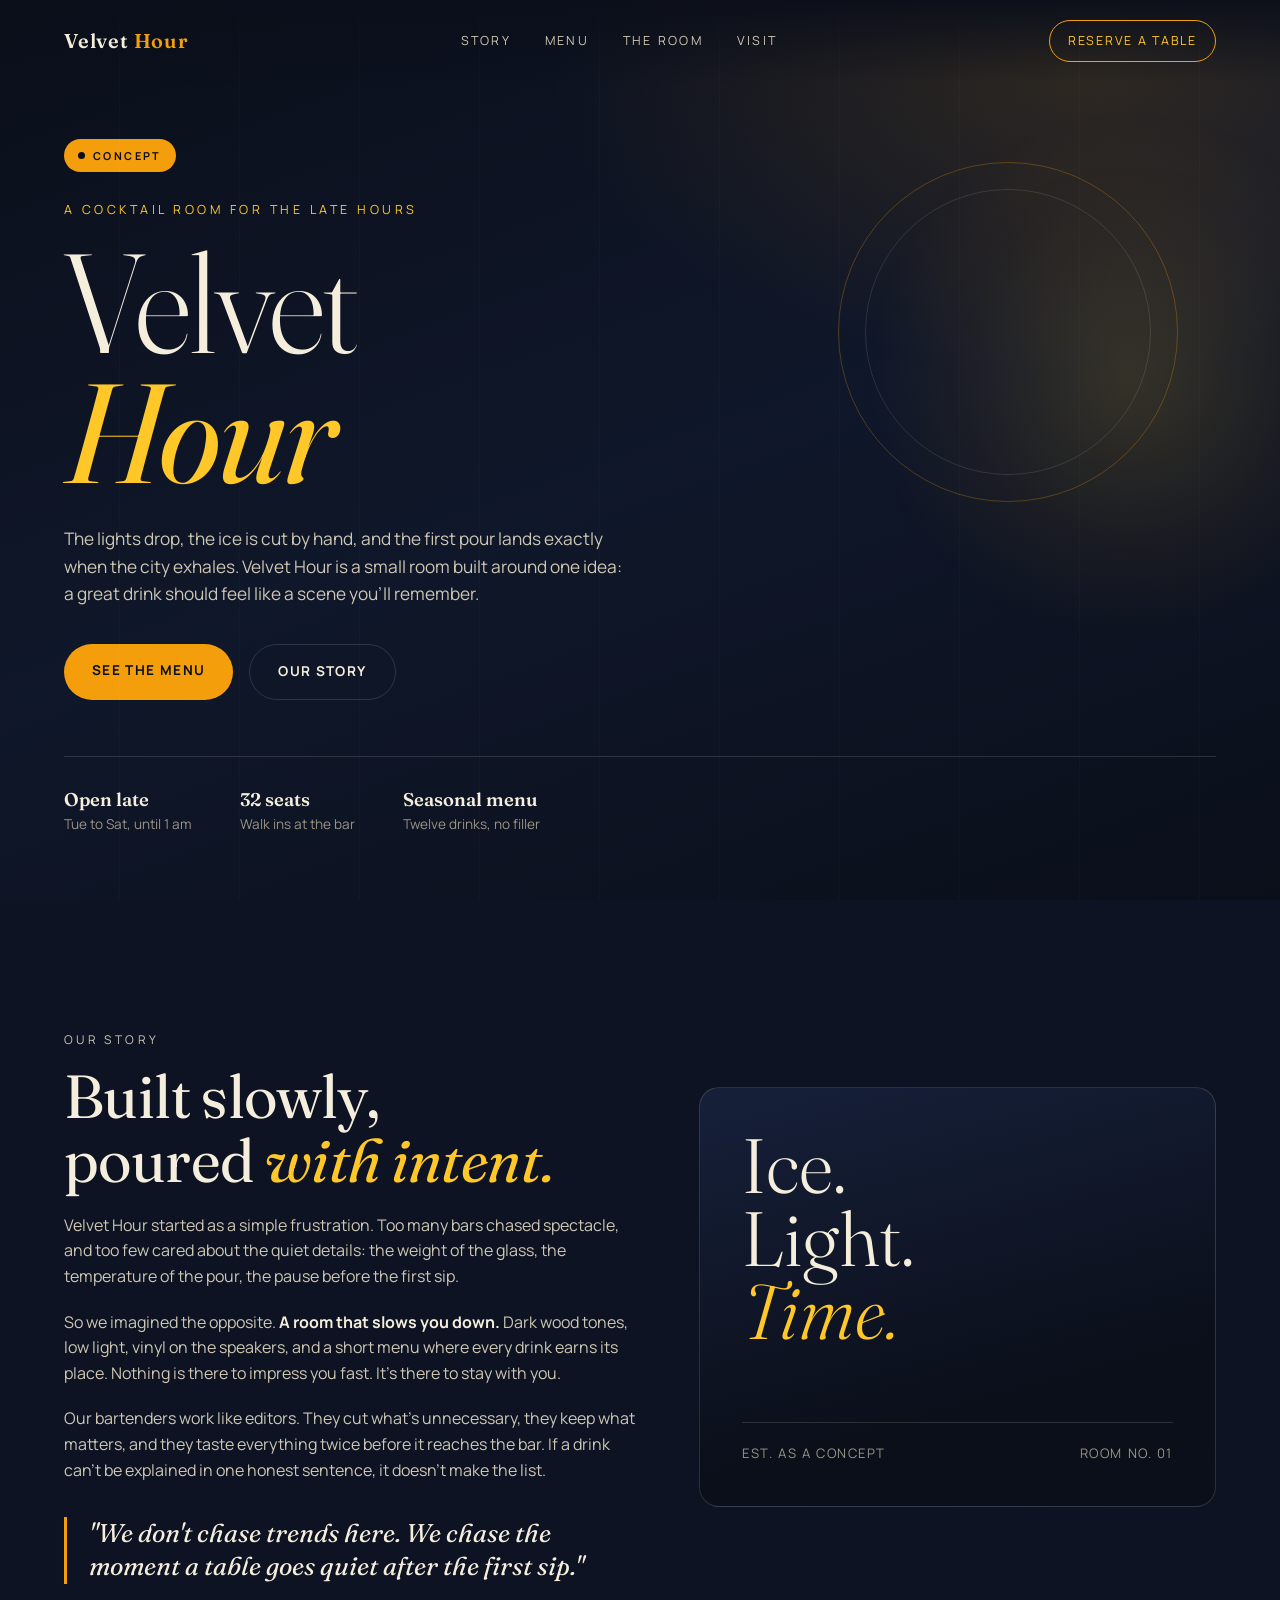
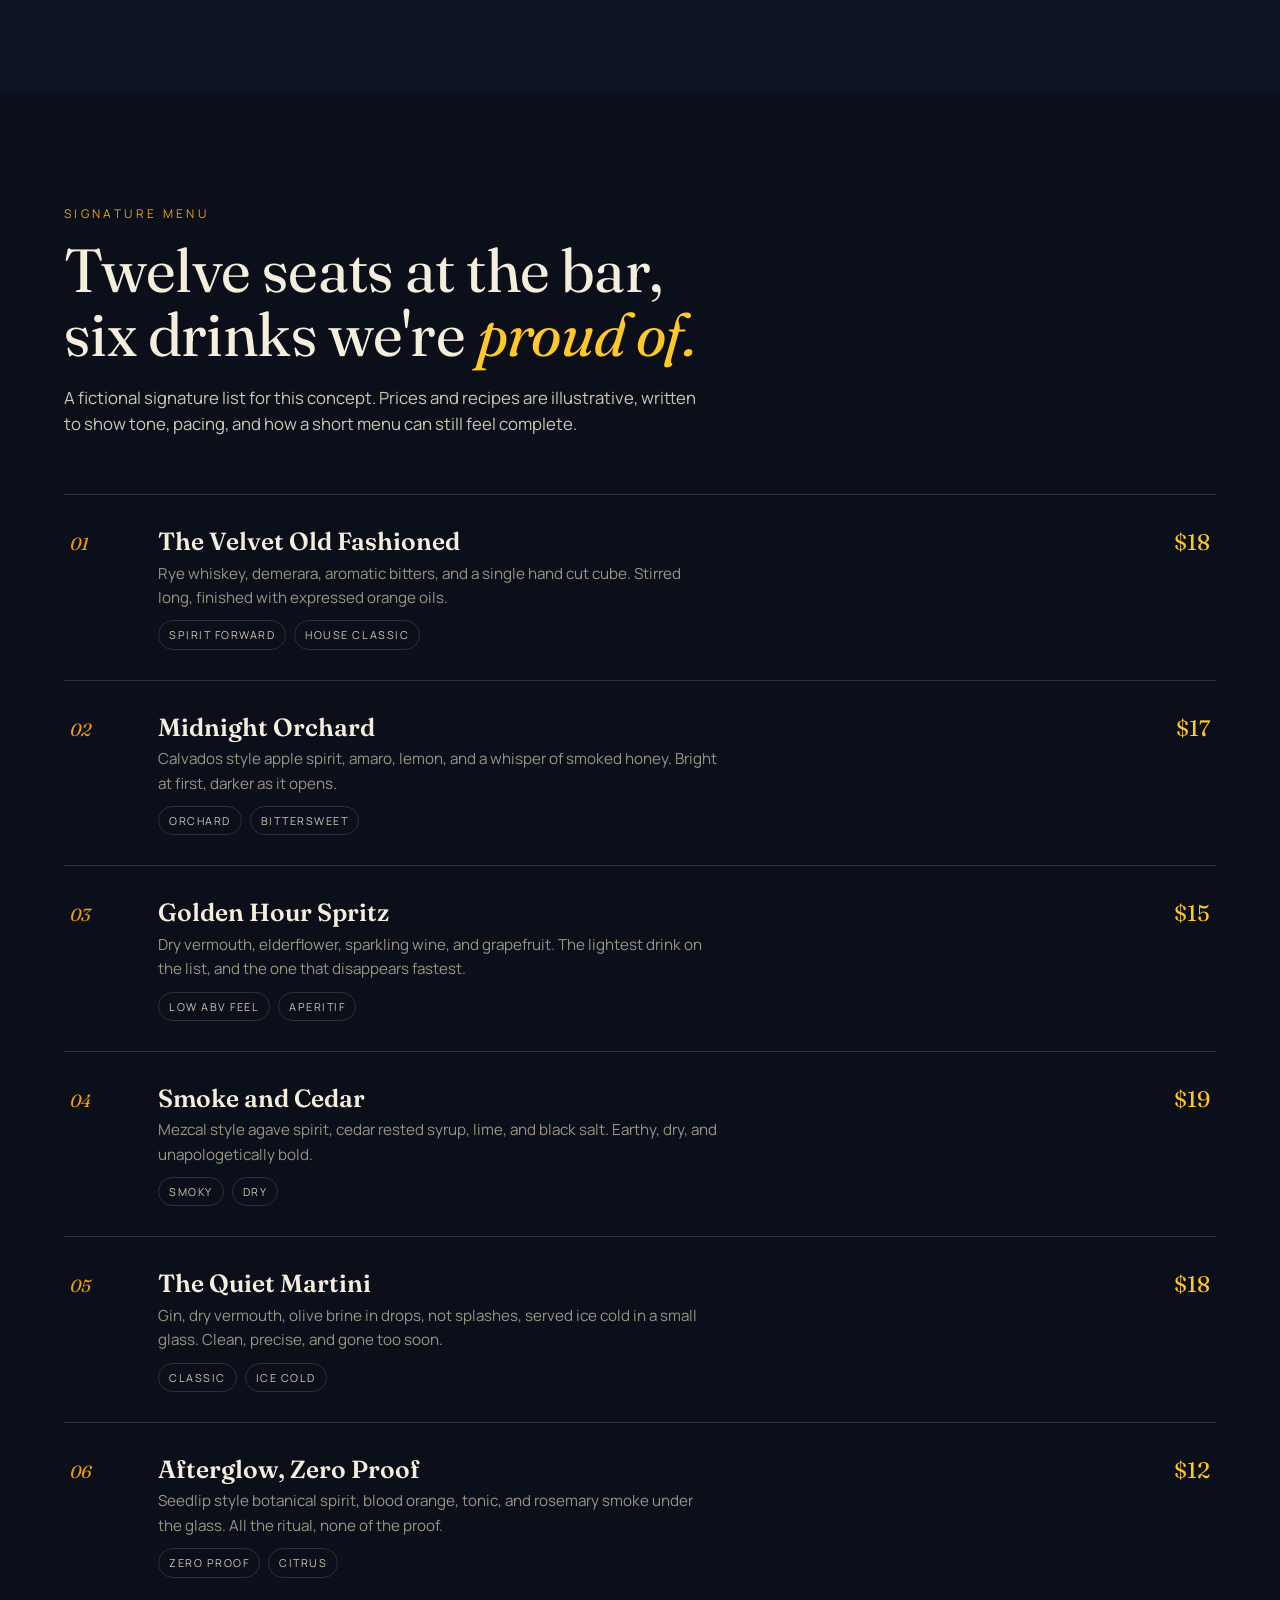
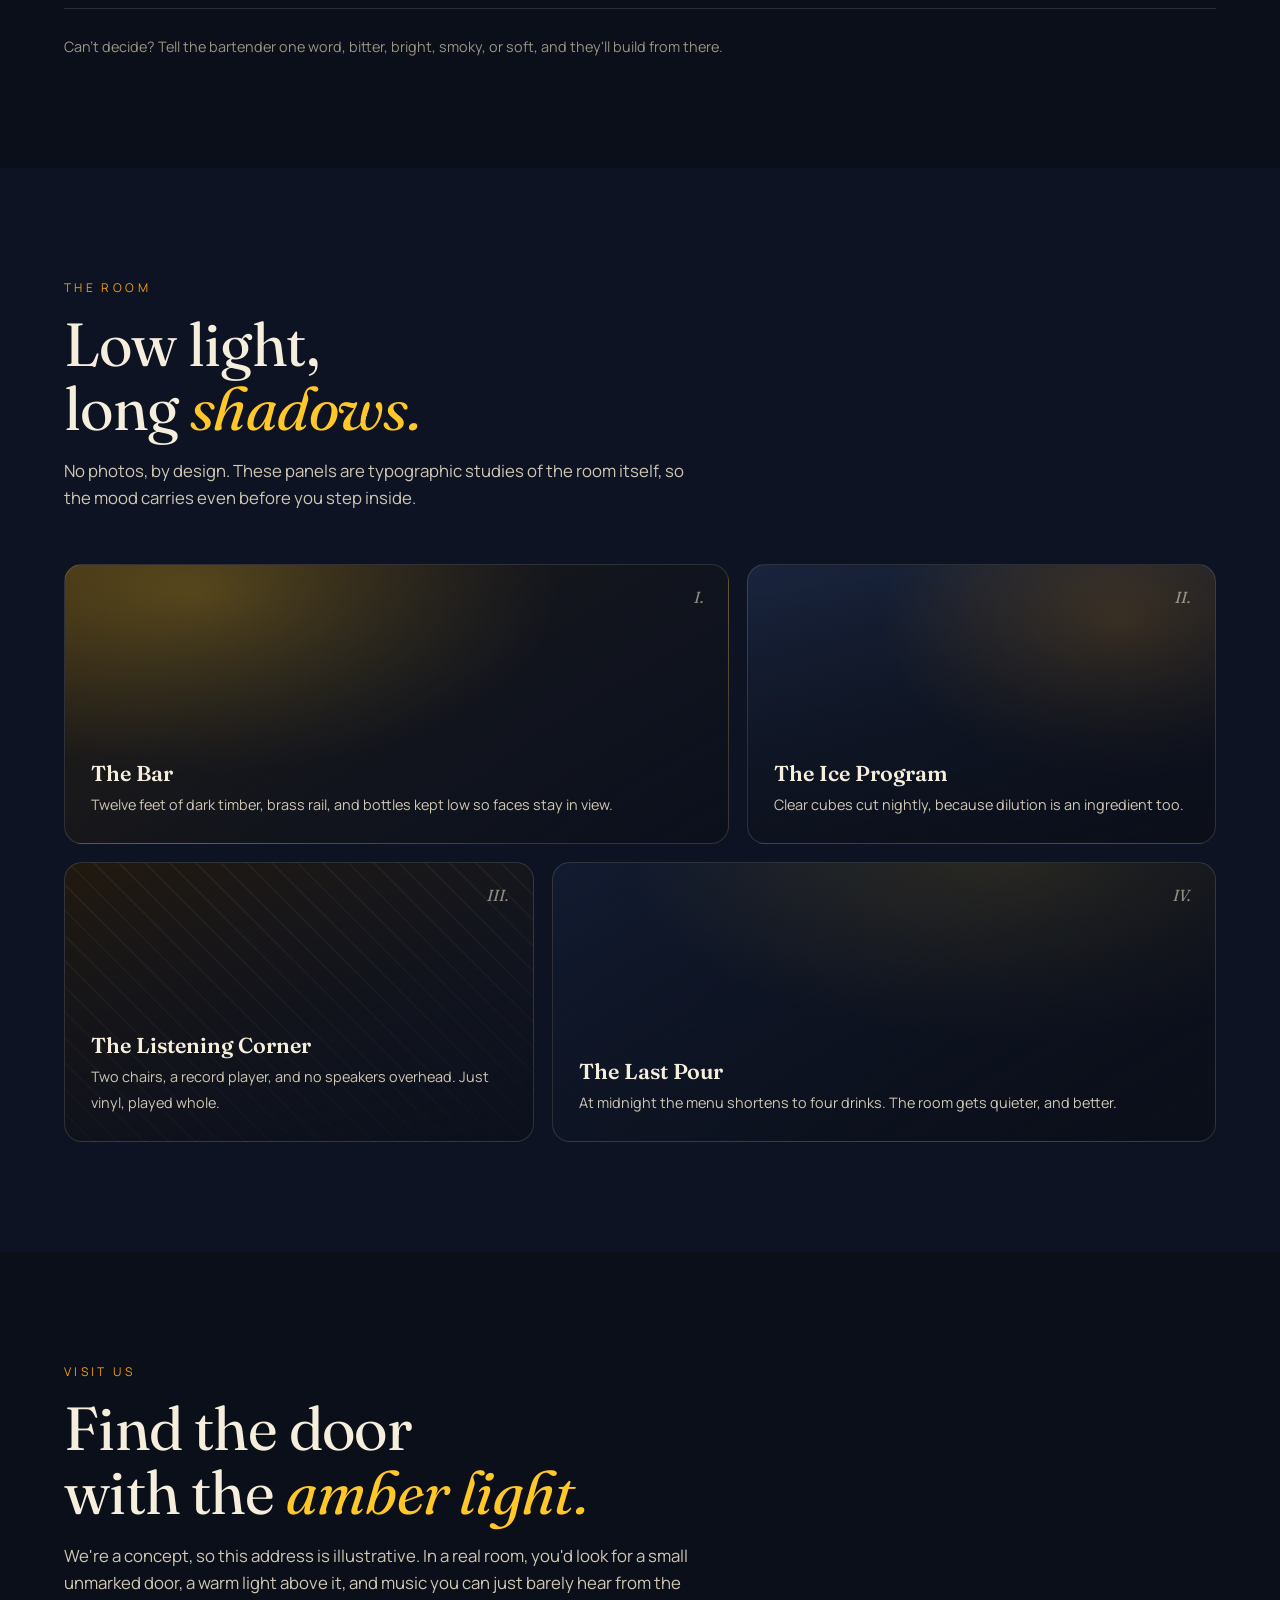
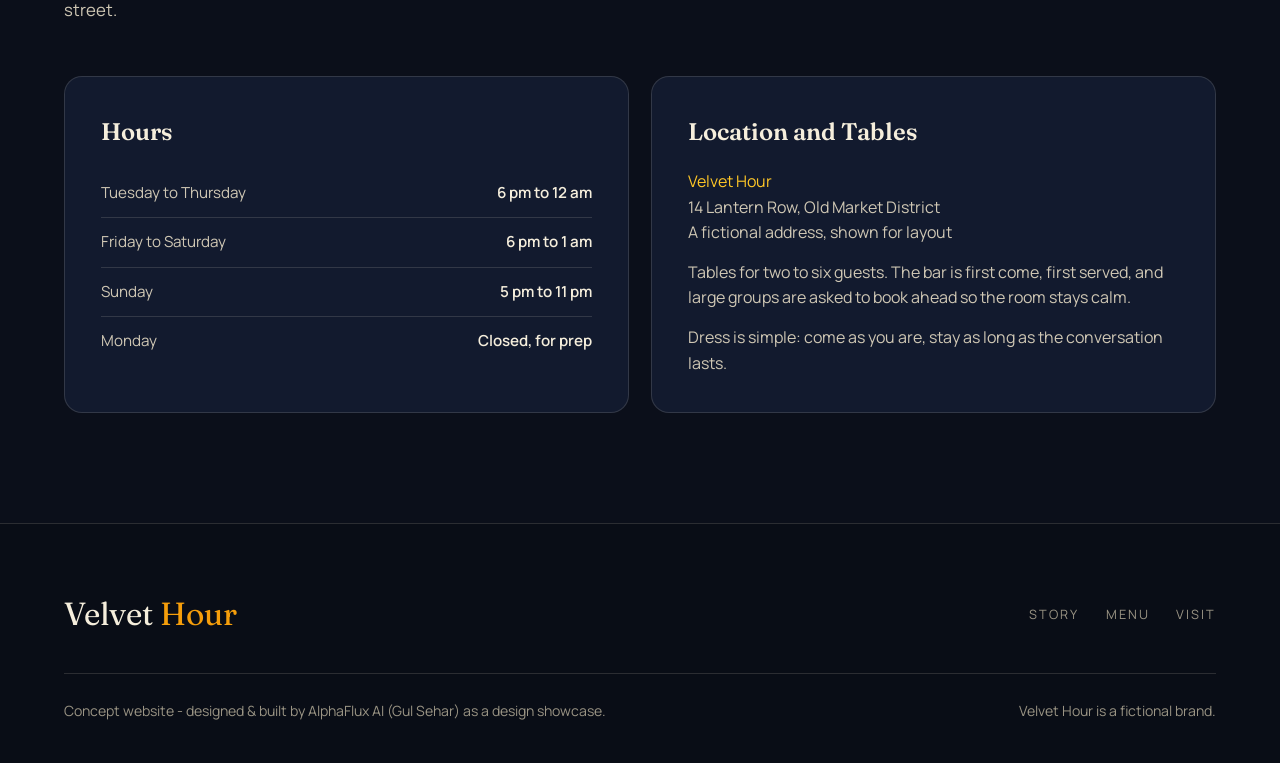
<file: concepts/velvet-hour.html>
<!DOCTYPE html>
<html lang="en">
<head>
<meta charset="UTF-8">
<meta name="viewport" content="width=device-width, initial-scale=1.0">
<title>Velvet Hour, A Cocktail Room</title>
<meta name="description" content="Velvet Hour is a fictional premium cocktail room concept, designed as a cinematic design showcase.">
<link rel="preconnect" href="https://fonts.googleapis.com">
<link rel="preconnect" href="https://fonts.gstatic.com" crossorigin>
<link href="https://fonts.googleapis.com/css2?family=Fraunces:ital,opsz,wght@0,9..144,300;0,9..144,400;0,9..144,600;1,9..144,400&family=Manrope:wght@400;500;600;700&display=swap" rel="stylesheet">
<style>
:root{
  --bg:#0B0F1A;
  --bg2:#0F172A;
  --panel:#121A2E;
  --line:rgba(245,238,220,.14);
  --cream:#F5EEDC;
  --soft:#CFC7B4;
  --muted:#9A9484;
  --gold:#F59E0B;
  --gold2:#FFC727;
  --serif:"Fraunces", Georgia, serif;
  --sans:"Manrope", system-ui, -apple-system, sans-serif;
}
*{margin:0;padding:0;box-sizing:border-box}
html{scroll-behavior:smooth}
body{background:var(--bg);color:var(--cream);font-family:var(--sans);line-height:1.6;overflow-x:hidden;-webkit-font-smoothing:antialiased}
a{color:inherit;text-decoration:none}
img{max-width:100%}
::selection{background:var(--gold);color:#0B0F1A}

/* Nav */
.nav{position:fixed;inset:0 0 auto 0;z-index:50;display:flex;align-items:center;justify-content:space-between;padding:20px 5vw;background:linear-gradient(180deg, rgba(11,15,26,.92), rgba(11,15,26,0));transition:background .4s ease}
.nav.scrolled{background:rgba(11,15,26,.96);border-bottom:1px solid var(--line);backdrop-filter:blur(10px)}
.logo{font-family:var(--serif);font-size:1.25rem;letter-spacing:.04em;font-weight:600}
.logo span{color:var(--gold)}
.nav-links{display:flex;gap:34px;font-size:.78rem;letter-spacing:.18em;text-transform:uppercase;color:var(--soft)}
.nav-links a:hover{color:var(--gold2)}
.nav-cta{border:1px solid var(--gold);color:var(--gold2);padding:10px 18px;border-radius:999px;font-size:.78rem;letter-spacing:.14em;text-transform:uppercase;transition:.3s}
.nav-cta:hover{background:var(--gold);color:#0B0F1A}
@media(max-width:760px){.nav-links{display:none}}

/* Hero */
.hero{min-height:100svh;display:flex;flex-direction:column;justify-content:flex-end;padding:120px 5vw 64px;position:relative;overflow:hidden;background:radial-gradient(900px 500px at 85% 8%, rgba(245,158,11,.14), transparent 60%), linear-gradient(160deg, #0B0F1A 0%, #0F172A 52%, #0B0F1A 100%)}
.hero-lines{position:absolute;inset:0;opacity:.5;pointer-events:none;background:repeating-linear-gradient(90deg, transparent 0 119px, rgba(245,238,220,.035) 119px 120px)}
.hero-orb{position:absolute;width:540px;height:540px;border-radius:50%;right:-120px;top:12%;background:radial-gradient(circle, rgba(255,199,39,.16), rgba(245,158,11,.05) 45%, transparent 70%);will-change:transform}
.hero-ring{position:absolute;right:8vw;top:18%;width:340px;height:340px;border:1px solid rgba(245,158,11,.28);border-radius:50%;will-change:transform}
.hero-ring::after{content:"";position:absolute;inset:26px;border:1px solid rgba(245,238,220,.12);border-radius:50%}
.badge{display:inline-flex;align-items:center;gap:8px;align-self:flex-start;background:var(--gold);color:#0B0F1A;font-weight:700;font-size:.68rem;letter-spacing:.22em;text-transform:uppercase;padding:8px 14px;border-radius:999px;margin-bottom:28px}
.badge::before{content:"";width:7px;height:7px;border-radius:50%;background:#0B0F1A}
.eyebrow{font-size:.78rem;letter-spacing:.28em;text-transform:uppercase;color:var(--gold2);margin-bottom:18px}
.hero h1{font-family:var(--serif);font-weight:300;font-size:clamp(3.8rem,11vw,9.5rem);line-height:.92;letter-spacing:-.02em;max-width:10ch}
.hero h1 em{font-style:italic;font-weight:400;color:var(--gold2)}
.hero-sub{margin-top:28px;max-width:560px;color:var(--soft);font-size:1.08rem}
.hero-actions{display:flex;flex-wrap:wrap;gap:16px;margin-top:36px}
.btn{display:inline-block;padding:16px 28px;border-radius:999px;font-weight:700;font-size:.85rem;letter-spacing:.1em;text-transform:uppercase;transition:.3s}
.btn-gold{background:var(--gold);color:#0B0F1A}
.btn-gold:hover{background:var(--gold2)}
.btn-ghost{border:1px solid var(--line);color:var(--cream)}
.btn-ghost:hover{border-color:var(--gold);color:var(--gold2)}
.hero-meta{display:flex;flex-wrap:wrap;gap:28px 48px;margin-top:56px;padding-top:28px;border-top:1px solid var(--line);color:var(--muted);font-size:.85rem}
.hero-meta strong{display:block;color:var(--cream);font-family:var(--serif);font-size:1.15rem;font-weight:600}

/* Layout */
section{padding:110px 5vw}
.wrap{max-width:1180px;margin:0 auto}
.kicker{font-size:.75rem;letter-spacing:.28em;text-transform:uppercase;color:var(--gold);margin-bottom:16px}
h2{font-family:var(--serif);font-weight:400;font-size:clamp(2.2rem,5vw,3.8rem);line-height:1.05;letter-spacing:-.01em}
h2 em{color:var(--gold2);font-style:italic}
.lead{color:var(--soft);max-width:640px;margin-top:18px;font-size:1.05rem}

/* Reveal */
.reveal{opacity:0;transform:translateY(28px);transition:opacity .9s ease, transform .9s ease}
.reveal.visible{opacity:1;transform:none}
.reveal.d1{transition-delay:.08s}.reveal.d2{transition-delay:.16s}.reveal.d3{transition-delay:.24s}

/* Story */
.story{background:#0D1322}
.story-grid{display:grid;grid-template-columns:1.05fr .95fr;gap:64px;align-items:center}
@media(max-width:860px){.story-grid{grid-template-columns:1fr}}
.story-copy p{color:var(--soft);margin-top:20px}
.story-copy p strong{color:var(--cream)}
.pull{font-family:var(--serif);font-size:1.6rem;line-height:1.3;font-style:italic;color:var(--cream);border-left:3px solid var(--gold);padding-left:22px;margin-top:34px}
.type-panel{background:linear-gradient(165deg, #16203A, #0B0F1A 70%);border:1px solid var(--line);border-radius:20px;padding:42px;min-height:420px;display:flex;flex-direction:column;justify-content:space-between}
.type-panel .big{font-family:var(--serif);font-size:clamp(3rem,6vw,5rem);line-height:.95;font-weight:300}
.type-panel .big span{color:var(--gold2);font-style:italic}
.type-panel .row{display:flex;justify-content:space-between;gap:16px;border-top:1px solid var(--line);padding-top:20px;color:var(--muted);font-size:.82rem;letter-spacing:.12em;text-transform:uppercase}

/* Menu */
.menu-list{margin-top:56px;border-top:1px solid var(--line)}
.drink{display:grid;grid-template-columns:64px 1fr auto;gap:24px;padding:30px 6px;border-bottom:1px solid var(--line);align-items:baseline;transition:background .3s, padding .3s}
.drink:hover{background:rgba(245,158,11,.045);padding-left:14px}
.drink .no{font-family:var(--serif);color:var(--gold);font-style:italic;font-size:1.1rem}
.drink h3{font-family:var(--serif);font-weight:600;font-size:1.55rem;line-height:1.15}
.drink p{color:var(--muted);margin-top:6px;max-width:560px;font-size:.95rem}
.drink .tags{margin-top:10px;display:flex;gap:8px;flex-wrap:wrap}
.tag{font-size:.68rem;letter-spacing:.14em;text-transform:uppercase;border:1px solid var(--line);color:var(--soft);padding:5px 10px;border-radius:999px}
.price{font-family:var(--serif);font-size:1.4rem;color:var(--gold2);white-space:nowrap}
.menu-note{margin-top:26px;color:var(--muted);font-size:.9rem}
@media(max-width:640px){.drink{grid-template-columns:1fr auto}.drink .no{display:none}}

/* Gallery */
.gallery{background:#0D1322}
.gal-grid{display:grid;grid-template-columns:repeat(12,1fr);gap:18px;margin-top:52px}
.panel{border-radius:18px;overflow:hidden;border:1px solid var(--line);min-height:280px;display:flex;align-items:flex-end;padding:26px;position:relative}
.panel figcaption{position:relative;z-index:2}
.panel figcaption strong{display:block;font-family:var(--serif);font-size:1.35rem;font-weight:600}
.panel figcaption span{color:var(--soft);font-size:.9rem}
.p1{grid-column:span 7;background:linear-gradient(150deg, rgba(11,15,26,.15), rgba(11,15,26,.88)), radial-gradient(600px 300px at 20% 10%, rgba(255,199,39,.35), transparent 60%), linear-gradient(140deg,#2A2114,#0F172A)}
.p2{grid-column:span 5;background:linear-gradient(170deg, rgba(11,15,26,.1), rgba(11,15,26,.9)), radial-gradient(400px 260px at 80% 20%, rgba(245,158,11,.28), transparent 60%), linear-gradient(160deg,#1B2742,#0B0F1A)}
.p3{grid-column:span 5;background:linear-gradient(170deg, rgba(11,15,26,.1), rgba(11,15,26,.9)), repeating-linear-gradient(45deg, rgba(245,238,220,.05) 0 2px, transparent 2px 18px), linear-gradient(150deg,#241A0E,#10182B)}
.p4{grid-column:span 7;background:linear-gradient(150deg, rgba(11,15,26,.2), rgba(11,15,26,.9)), radial-gradient(700px 320px at 70% 0%, rgba(255,199,39,.22), transparent 55%), linear-gradient(140deg,#131E36,#0B0F1A)}
.panel .num{position:absolute;top:20px;right:24px;font-family:var(--serif);font-style:italic;color:rgba(245,238,220,.55);font-size:1rem;z-index:2}
@media(max-width:860px){.p1,.p2,.p3,.p4{grid-column:span 12}}

/* Visit */
.visit-grid{display:grid;grid-template-columns:1fr 1fr;gap:22px;margin-top:52px}
@media(max-width:860px){.visit-grid{grid-template-columns:1fr}}
.card{background:var(--panel);border:1px solid var(--line);border-radius:18px;padding:36px}
.card h3{font-family:var(--serif);font-size:1.5rem;font-weight:600;margin-bottom:18px}
.hours{display:flex;justify-content:space-between;gap:16px;padding:12px 0;border-bottom:1px solid var(--line);color:var(--soft);font-size:.95rem}
.hours:last-child{border-bottom:0}
.hours strong{color:var(--cream);font-weight:600}
.card p{color:var(--soft)}
.card p + p{margin-top:14px}
.card .gold{color:var(--gold2)}

/* Footer */
footer{padding:64px 5vw 40px;border-top:1px solid var(--line);background:#090D16}
.foot-wrap{max-width:1180px;margin:0 auto}
.foot-top{display:flex;flex-wrap:wrap;justify-content:space-between;gap:28px;padding-bottom:34px;border-bottom:1px solid var(--line)}
.foot-brand{font-family:var(--serif);font-size:2rem}
.foot-brand span{color:var(--gold)}
.foot-links{display:flex;gap:26px;font-size:.8rem;letter-spacing:.16em;text-transform:uppercase;color:var(--muted);align-items:center}
.foot-links a:hover{color:var(--gold2)}
.foot-note{padding-top:26px;color:var(--muted);font-size:.88rem;display:flex;flex-wrap:wrap;justify-content:space-between;gap:14px}
@media(max-width:640px){section{padding:76px 5vw}.hero{padding-top:100px}}
@media(prefers-reduced-motion:reduce){*{transition:none!important;scroll-behavior:auto!important}.reveal{opacity:1;transform:none}}
</style>
</head>
<body>

<header class="nav" id="topnav">
  <a class="logo" href="#top">Velvet <span>Hour</span></a>
  <nav class="nav-links" aria-label="Main">
    <a href="#story">Story</a>
    <a href="#menu">Menu</a>
    <a href="#gallery">The Room</a>
    <a href="#visit">Visit</a>
  </nav>
  <a class="nav-cta" href="#visit">Reserve a Table</a>
</header>

<main id="top">

  <!-- HERO -->
  <section class="hero">
    <div class="hero-lines"></div>
    <div class="hero-orb" data-parallax="0.18"></div>
    <div class="hero-ring" data-parallax="0.08"></div>
    <span class="badge">Concept</span>
    <p class="eyebrow">A cocktail room for the late hours</p>
    <h1>Velvet<br><em>Hour</em></h1>
    <p class="hero-sub">The lights drop, the ice is cut by hand, and the first pour lands exactly when the city exhales. Velvet Hour is a small room built around one idea: a great drink should feel like a scene you'll remember.</p>
    <div class="hero-actions">
      <a class="btn btn-gold" href="#menu">See the Menu</a>
      <a class="btn btn-ghost" href="#story">Our Story</a>
    </div>
    <div class="hero-meta">
      <div><strong>Open late</strong> Tue to Sat, until 1 am</div>
      <div><strong>32 seats</strong> Walk ins at the bar</div>
      <div><strong>Seasonal menu</strong> Twelve drinks, no filler</div>
    </div>
  </section>

  <!-- STORY -->
  <section class="story" id="story">
    <div class="wrap story-grid">
      <div class="story-copy reveal">
        <p class="kicker">Our Story</p>
        <h2>Built slowly,<br>poured <em>with intent.</em></h2>
        <p>Velvet Hour started as a simple frustration. Too many bars chased spectacle, and too few cared about the quiet details: the weight of the glass, the temperature of the pour, the pause before the first sip.</p>
        <p>So we imagined the opposite. <strong>A room that slows you down.</strong> Dark wood tones, low light, vinyl on the speakers, and a short menu where every drink earns its place. Nothing is there to impress you fast. It's there to stay with you.</p>
        <p>Our bartenders work like editors. They cut what's unnecessary, they keep what matters, and they taste everything twice before it reaches the bar. If a drink can't be explained in one honest sentence, it doesn't make the list.</p>
        <blockquote class="pull">"We don't chase trends here. We chase the moment a table goes quiet after the first sip."</blockquote>
      </div>
      <div class="type-panel reveal d1" aria-hidden="true">
        <div class="big">Ice.<br>Light.<br><span>Time.</span></div>
        <div class="row"><span>Est. as a concept</span><span>Room No. 01</span></div>
      </div>
    </div>
  </section>

  <!-- MENU -->
  <section id="menu">
    <div class="wrap">
      <div class="reveal">
        <p class="kicker">Signature Menu</p>
        <h2>Twelve seats at the bar,<br>six drinks we're <em>proud of.</em></h2>
        <p class="lead">A fictional signature list for this concept. Prices and recipes are illustrative, written to show tone, pacing, and how a short menu can still feel complete.</p>
      </div>
      <div class="menu-list">
        <article class="drink reveal">
          <span class="no">01</span>
          <div>
            <h3>The Velvet Old Fashioned</h3>
            <p>Rye whiskey, demerara, aromatic bitters, and a single hand cut cube. Stirred long, finished with expressed orange oils.</p>
            <div class="tags"><span class="tag">Spirit forward</span><span class="tag">House classic</span></div>
          </div>
          <span class="price">$18</span>
        </article>
        <article class="drink reveal">
          <span class="no">02</span>
          <div>
            <h3>Midnight Orchard</h3>
            <p>Calvados style apple spirit, amaro, lemon, and a whisper of smoked honey. Bright at first, darker as it opens.</p>
            <div class="tags"><span class="tag">Orchard</span><span class="tag">Bittersweet</span></div>
          </div>
          <span class="price">$17</span>
        </article>
        <article class="drink reveal">
          <span class="no">03</span>
          <div>
            <h3>Golden Hour Spritz</h3>
            <p>Dry vermouth, elderflower, sparkling wine, and grapefruit. The lightest drink on the list, and the one that disappears fastest.</p>
            <div class="tags"><span class="tag">Low ABV feel</span><span class="tag">Aperitif</span></div>
          </div>
          <span class="price">$15</span>
        </article>
        <article class="drink reveal">
          <span class="no">04</span>
          <div>
            <h3>Smoke and Cedar</h3>
            <p>Mezcal style agave spirit, cedar rested syrup, lime, and black salt. Earthy, dry, and unapologetically bold.</p>
            <div class="tags"><span class="tag">Smoky</span><span class="tag">Dry</span></div>
          </div>
          <span class="price">$19</span>
        </article>
        <article class="drink reveal">
          <span class="no">05</span>
          <div>
            <h3>The Quiet Martini</h3>
            <p>Gin, dry vermouth, olive brine in drops, not splashes, served ice cold in a small glass. Clean, precise, and gone too soon.</p>
            <div class="tags"><span class="tag">Classic</span><span class="tag">Ice cold</span></div>
          </div>
          <span class="price">$18</span>
        </article>
        <article class="drink reveal">
          <span class="no">06</span>
          <div>
            <h3>Afterglow, Zero Proof</h3>
            <p>Seedlip style botanical spirit, blood orange, tonic, and rosemary smoke under the glass. All the ritual, none of the proof.</p>
            <div class="tags"><span class="tag">Zero proof</span><span class="tag">Citrus</span></div>
          </div>
          <span class="price">$12</span>
        </article>
      </div>
      <p class="menu-note reveal">Can't decide? Tell the bartender one word, bitter, bright, smoky, or soft, and they'll build from there.</p>
    </div>
  </section>

  <!-- GALLERY -->
  <section class="gallery" id="gallery">
    <div class="wrap">
      <div class="reveal">
        <p class="kicker">The Room</p>
        <h2>Low light,<br>long <em>shadows.</em></h2>
        <p class="lead">No photos, by design. These panels are typographic studies of the room itself, so the mood carries even before you step inside.</p>
      </div>
      <div class="gal-grid">
        <figure class="panel p1 reveal"><span class="num">I.</span><figcaption><strong>The Bar</strong><span>Twelve feet of dark timber, brass rail, and bottles kept low so faces stay in view.</span></figcaption></figure>
        <figure class="panel p2 reveal d1"><span class="num">II.</span><figcaption><strong>The Ice Program</strong><span>Clear cubes cut nightly, because dilution is an ingredient too.</span></figcaption></figure>
        <figure class="panel p3 reveal"><span class="num">III.</span><figcaption><strong>The Listening Corner</strong><span>Two chairs, a record player, and no speakers overhead. Just vinyl, played whole.</span></figcaption></figure>
        <figure class="panel p4 reveal d1"><span class="num">IV.</span><figcaption><strong>The Last Pour</strong><span>At midnight the menu shortens to four drinks. The room gets quieter, and better.</span></figcaption></figure>
      </div>
    </div>
  </section>

  <!-- VISIT -->
  <section id="visit">
    <div class="wrap">
      <div class="reveal">
        <p class="kicker">Visit Us</p>
        <h2>Find the door<br>with the <em>amber light.</em></h2>
        <p class="lead">We're a concept, so this address is illustrative. In a real room, you'd look for a small unmarked door, a warm light above it, and music you can just barely hear from the street.</p>
      </div>
      <div class="visit-grid">
        <div class="card reveal">
          <h3>Hours</h3>
          <div class="hours"><span>Tuesday to Thursday</span><strong>6 pm to 12 am</strong></div>
          <div class="hours"><span>Friday to Saturday</span><strong>6 pm to 1 am</strong></div>
          <div class="hours"><span>Sunday</span><strong>5 pm to 11 pm</strong></div>
          <div class="hours"><span>Monday</span><strong>Closed, for prep</strong></div>
        </div>
        <div class="card reveal d1">
          <h3>Location and Tables</h3>
          <p><span class="gold">Velvet Hour</span><br>14 Lantern Row, Old Market District<br>A fictional address, shown for layout</p>
          <p>Tables for two to six guests. The bar is first come, first served, and large groups are asked to book ahead so the room stays calm.</p>
          <p>Dress is simple: come as you are, stay as long as the conversation lasts.</p>
        </div>
      </div>
    </div>
  </section>

</main>

<footer>
  <div class="foot-wrap">
    <div class="foot-top">
      <div class="foot-brand">Velvet <span>Hour</span></div>
      <nav class="foot-links" aria-label="Footer">
        <a href="#story">Story</a>
        <a href="#menu">Menu</a>
        <a href="#visit">Visit</a>
      </nav>
    </div>
    <div class="foot-note">
      <span>Concept website - designed & built by AlphaFlux AI (Gul Sehar) as a design showcase.</span>
      <span>Velvet Hour is a fictional brand.</span>
    </div>
  </div>
</footer>

<script>
(function(){
  var nav=document.getElementById('topnav');
  var layers=document.querySelectorAll('[data-parallax]');
  function onScroll(){
    var y=window.scrollY||0;
    nav.classList.toggle('scrolled', y>40);
    if(y<window.innerHeight*1.2){
      layers.forEach(function(el){
        var s=parseFloat(el.getAttribute('data-parallax'))||0.1;
        el.style.transform='translateY('+(y*s)+'px)';
      });
    }
  }
  window.addEventListener('scroll', onScroll, {passive:true});
  onScroll();
  var io=new IntersectionObserver(function(entries){
    entries.forEach(function(e){
      if(e.isIntersecting){ e.target.classList.add('visible'); io.unobserve(e.target); }
    });
  }, {threshold:0.12, rootMargin:'0px 0px -40px 0px'});
  document.querySelectorAll('.reveal').forEach(function(el){ io.observe(el); });
})();
</script>
</body>
</html>
</file>
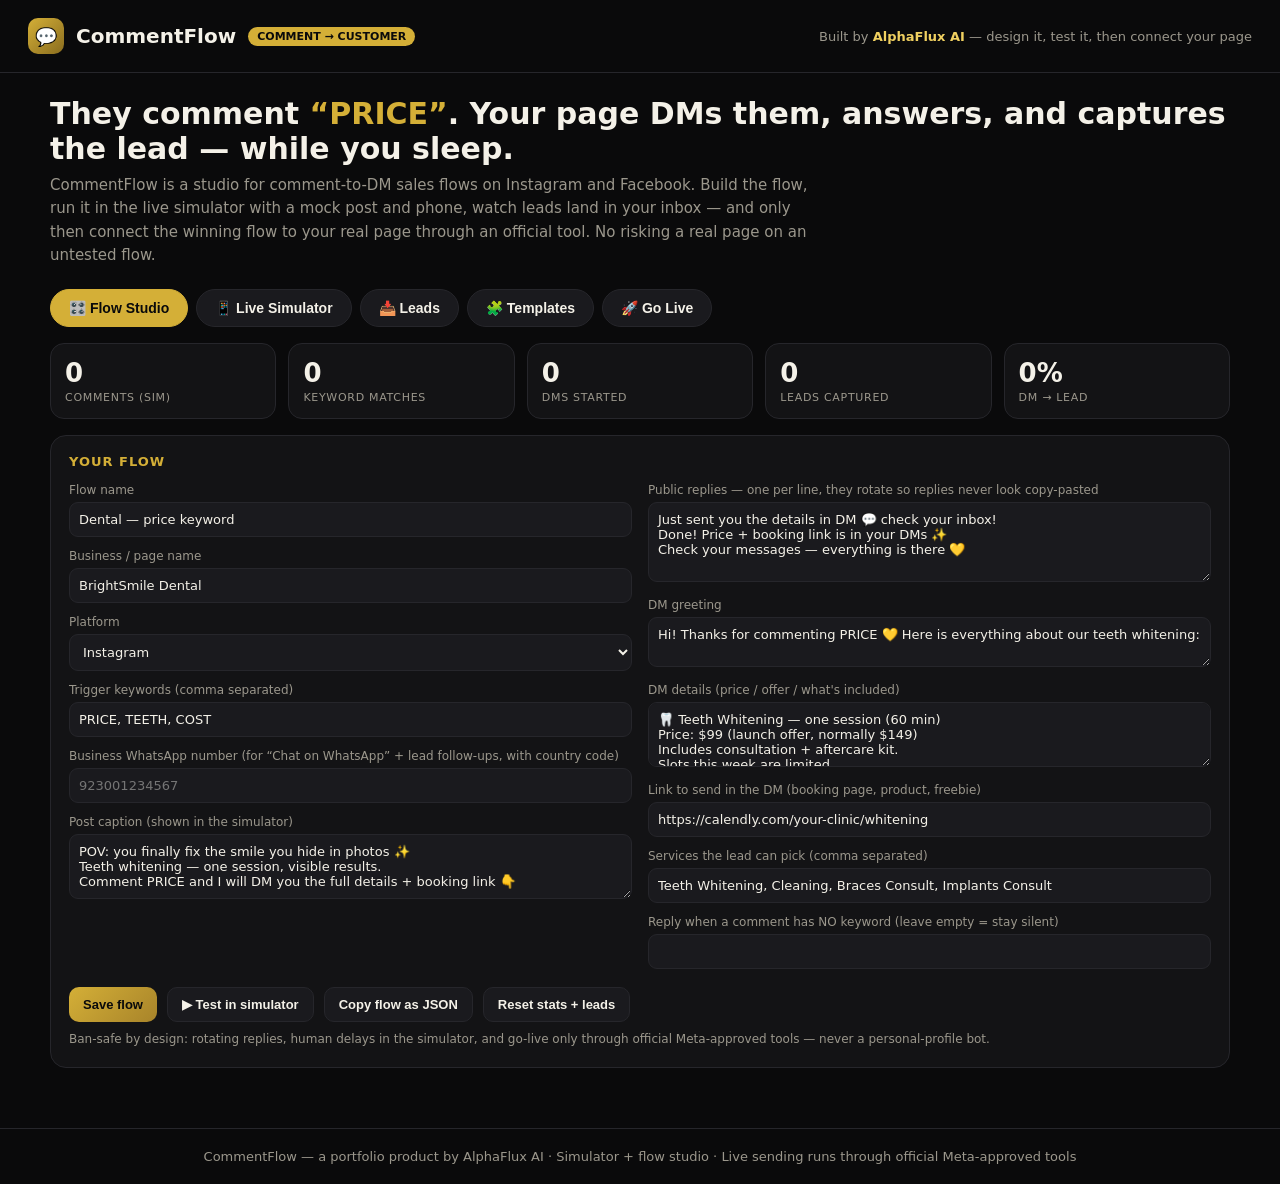
<file: demos/commentflow.html>
<!DOCTYPE html>
<html lang="en">
<head>
<meta charset="UTF-8">
<meta name="viewport" content="width=device-width, initial-scale=1.0">
<title>CommentFlow — Comment-to-Customer Studio | AlphaFlux AI</title>
<meta name="description" content="CommentFlow designs and simulates comment-to-DM sales flows for Instagram and Facebook: keyword triggers, rotating public replies, DM conversations that capture leads — test everything before you connect your real page.">
<style>
  :root{
    --bg:#0a0a0b; --panel:#131315; --panel2:#1a1a1e; --line:#26262b;
    --gold:#d4af37; --gold2:#f0d060; --text:#f4f1e8; --muted:#9b978c;
    --green:#3fb96f; --red:#e5484d; --radius:16px;
  }
  *{box-sizing:border-box; margin:0; padding:0}
  body{background:var(--bg); color:var(--text); font-family:Inter,system-ui,-apple-system,"Segoe UI",Roboto,sans-serif; min-height:100vh}
  header{display:flex; align-items:center; justify-content:space-between; padding:18px 28px; border-bottom:1px solid var(--line); flex-wrap:wrap; gap:10px}
  .logo{display:flex; align-items:center; gap:12px; font-weight:800; font-size:20px}
  .logo-mark{width:36px;height:36px;border-radius:10px;background:linear-gradient(135deg,var(--gold),#8a6d1f);display:grid;place-items:center;color:#0a0a0b;font-size:18px}
  .badge{font-size:11px; color:#0a0a0b; background:var(--gold); padding:3px 9px; border-radius:999px; font-weight:700}
  .by{color:var(--muted); font-size:13px}
  main{max-width:1220px; margin:0 auto; padding:24px 20px 60px}
  .hero h1{font-size:30px; line-height:1.15; font-weight:800}
  .hero h1 span{color:var(--gold)}
  .hero p{color:var(--muted); margin-top:8px; max-width:760px; font-size:15px; line-height:1.55}
  .tabs{display:flex; gap:8px; margin:22px 0 16px; flex-wrap:wrap}
  .tab{padding:10px 18px; border-radius:999px; border:1px solid var(--line); background:var(--panel2); color:var(--text); font-weight:700; font-size:14px; cursor:pointer}
  .tab.active{background:var(--gold); color:#0a0a0b; border-color:var(--gold)}
  .panel{background:var(--panel); border:1px solid var(--line); border-radius:var(--radius); padding:18px}
  .panel h3{font-size:13px; text-transform:uppercase; letter-spacing:1px; color:var(--gold); margin-bottom:14px}
  .grid{display:grid; grid-template-columns:1fr 1fr; gap:16px}
  @media(max-width:900px){.grid{grid-template-columns:1fr}}
  .field{margin-bottom:12px}
  .field label{display:block; font-size:12px; color:var(--muted); margin-bottom:5px}
  .field input,.field select,.field textarea{width:100%; background:var(--panel2); border:1px solid var(--line); color:var(--text); border-radius:9px; padding:9px; font-size:13px; font-family:inherit}
  button{border:1px solid var(--line); background:var(--panel2); color:var(--text); padding:9px 14px; border-radius:10px; font-size:13px; font-weight:600; cursor:pointer}
  button:hover{border-color:var(--gold)}
  button.primary{background:linear-gradient(135deg,var(--gold),#a8842a); color:#0a0a0b; border:none}
  button.small{padding:6px 10px; font-size:12px}
  .hint{font-size:12px; color:var(--muted); line-height:1.55; margin-top:8px}
  .stats{display:grid; grid-template-columns:repeat(auto-fit,minmax(140px,1fr)); gap:12px; margin-bottom:16px}
  .stat{background:var(--panel); border:1px solid var(--line); border-radius:14px; padding:14px}
  .stat .num{font-size:26px; font-weight:800}
  .stat .lbl{color:var(--muted); font-size:11px; text-transform:uppercase; letter-spacing:.7px; margin-top:3px}
  /* Simulator */
  .sim{display:grid; grid-template-columns:1fr 340px; gap:20px; align-items:start}
  @media(max-width:950px){.sim{grid-template-columns:1fr}}
  .post{background:#fff; color:#111; border-radius:14px; overflow:hidden}
  .post-head{display:flex; gap:10px; align-items:center; padding:12px 14px}
  .avatar{width:38px; height:38px; border-radius:50%; background:linear-gradient(135deg,var(--gold),#8a6d1f); display:grid; place-items:center; font-weight:800; color:#0a0a0b}
  .post-img{height:190px; background:linear-gradient(135deg,#26262b,#0a0a0b); display:grid; place-items:center; color:var(--gold2); font-size:15px; padding:20px; text-align:center; line-height:1.5}
  .post-cap{padding:12px 14px; font-size:14px; line-height:1.55; white-space:pre-wrap}
  .comments{padding:0 14px 14px}
  .comment{font-size:13px; padding:8px 0; border-top:1px solid #eee; line-height:1.5}
  .comment b{margin-right:6px}
  .reply{margin:6px 0 2px 18px; background:#f4f1e8; border-left:3px solid var(--gold); padding:7px 10px; border-radius:8px; font-size:13px}
  .dmchip{display:inline-block; background:var(--green); color:#fff; font-size:11px; font-weight:700; padding:2px 8px; border-radius:99px; margin-left:8px; cursor:pointer}
  .cinput{display:flex; gap:8px; padding:12px 14px; border-top:1px solid #eee}
  .cinput input{flex:1; border:1px solid #ddd; border-radius:99px; padding:9px 14px; font-size:13px}
  .cinput button{background:#111; color:#fff; border:none; border-radius:99px}
  .phone{background:#0f0f10; border:1px solid var(--line); border-radius:28px; padding:14px; height:600px; display:flex; flex-direction:column}
  .phone-head{text-align:center; padding-bottom:10px; border-bottom:1px solid var(--line); font-size:13px}
  .phone-head b{display:block; font-size:14px}
  .thread{flex:1; overflow:auto; padding:12px 2px; display:flex; flex-direction:column; gap:8px}
  .msg{max-width:82%; padding:9px 12px; border-radius:16px; font-size:13px; line-height:1.5; white-space:pre-wrap}
  .msg.bot{background:var(--panel2); border:1px solid var(--line); align-self:flex-start; border-bottom-left-radius:4px}
  .msg.me{background:var(--gold); color:#0a0a0b; align-self:flex-end; border-bottom-right-radius:4px; font-weight:600}
  .msg.sys{background:none; color:var(--muted); align-self:center; font-size:11px; text-align:center}
  .quickrow{display:flex; gap:6px; flex-wrap:wrap; margin-top:2px}
  .quickrow button{border-radius:99px; border-color:var(--gold); color:var(--gold2); font-size:12px; padding:7px 12px}
  .phone-input{display:flex; gap:8px; border-top:1px solid var(--line); padding-top:10px}
  .phone-input input{flex:1; background:var(--panel2); border:1px solid var(--line); color:var(--text); border-radius:99px; padding:9px 14px; font-size:13px}
  .typing{color:var(--muted); font-size:12px; font-style:italic; padding:2px 6px}
  /* Leads */
  .lead{border:1px solid var(--line); background:var(--panel2); border-radius:12px; padding:14px; margin-bottom:10px; display:flex; justify-content:space-between; gap:12px; flex-wrap:wrap}
  .lead .meta{color:var(--muted); font-size:12px; margin-top:3px; line-height:1.5}
  .pill{font-size:11px; font-weight:800; padding:3px 9px; border-radius:99px; background:rgba(212,175,55,.15); color:var(--gold2); border:1px solid var(--gold)}
  .tpl{border:1px solid var(--line); background:var(--panel2); border-radius:12px; padding:16px; cursor:pointer}
  .tpl:hover{border-color:var(--gold)}
  .tpl h4{font-size:15px; margin-bottom:6px}
  .tpl p{color:var(--muted); font-size:13px; line-height:1.55}
  .check{font-size:14px; line-height:1.7; color:var(--text)}
  .check li{margin-left:18px}
  code{background:var(--panel2); border:1px solid var(--line); border-radius:6px; padding:1px 6px; font-size:12px}
  footer{border-top:1px solid var(--line); padding:20px 28px; color:var(--muted); font-size:13px; text-align:center}
  .view{display:none} .view.active{display:block}
</style>
</head>
<body>
<header>
  <div class="logo"><div class="logo-mark">💬</div> CommentFlow <span class="badge">COMMENT → CUSTOMER</span></div>
  <div class="by">Built by <b style="color:var(--gold2)">AlphaFlux AI</b> — design it, test it, then connect your page</div>
</header>

<main>
  <section class="hero">
    <h1>They comment <span>“PRICE”</span>. Your page DMs them, answers, and captures the lead — while you sleep.</h1>
    <p>CommentFlow is a studio for comment-to-DM sales flows on Instagram and Facebook. Build the flow, run it in the live simulator with a mock post and phone, watch leads land in your inbox — and only then connect the winning flow to your real page through an official tool. No risking a real page on an untested flow.</p>
  </section>

  <div class="tabs">
    <button class="tab active" data-view="studio">🎛️ Flow Studio</button>
    <button class="tab" data-view="simulator">📱 Live Simulator</button>
    <button class="tab" data-view="leads">📥 Leads <span id="leadCount"></span></button>
    <button class="tab" data-view="templates">🧩 Templates</button>
    <button class="tab" data-view="golive">🚀 Go Live</button>
  </div>

  <!-- STUDIO -->
  <section class="view active" id="view-studio">
    <div class="stats" id="stats"></div>
    <div class="panel">
      <h3>Your flow</h3>
      <div class="grid">
        <div>
          <div class="field"><label>Flow name</label><input id="fName"></div>
          <div class="field"><label>Business / page name</label><input id="fBiz"></div>
          <div class="field"><label>Platform</label><select id="fPlatform"><option>Instagram</option><option>Facebook</option></select></div>
          <div class="field"><label>Trigger keywords (comma separated)</label><input id="fKeywords"></div>
          <div class="field"><label>Business WhatsApp number (for “Chat on WhatsApp” + lead follow-ups, with country code)</label><input id="fWa" placeholder="923001234567"></div>
          <div class="field"><label>Post caption (shown in the simulator)</label><textarea id="fCaption" rows="3"></textarea></div>
        </div>
        <div>
          <div class="field"><label>Public replies — one per line, they rotate so replies never look copy-pasted</label><textarea id="fReplies" rows="4"></textarea></div>
          <div class="field"><label>DM greeting</label><textarea id="fGreeting" rows="2"></textarea></div>
          <div class="field"><label>DM details (price / offer / what's included)</label><textarea id="fBody" rows="3"></textarea></div>
          <div class="field"><label>Link to send in the DM (booking page, product, freebie)</label><input id="fLink"></div>
          <div class="field"><label>Services the lead can pick (comma separated)</label><input id="fServices"></div>
          <div class="field"><label>Reply when a comment has NO keyword (leave empty = stay silent)</label><input id="fFallback"></div>
        </div>
      </div>
      <div style="display:flex; gap:10px; flex-wrap:wrap; margin-top:6px">
        <button class="primary" id="btnSave">Save flow</button>
        <button id="btnToSim">▶ Test in simulator</button>
        <button id="btnCopyJson">Copy flow as JSON</button>
        <button id="btnResetStats">Reset stats + leads</button>
      </div>
      <p class="hint">Ban-safe by design: rotating replies, human delays in the simulator, and go-live only through official Meta-approved tools — never a personal-profile bot.</p>
    </div>
  </section>

  <!-- SIMULATOR -->
  <section class="view" id="view-simulator">
    <div class="sim">
      <div>
        <div class="post">
          <div class="post-head"><div class="avatar" id="simAvatar">A</div>
            <div><b id="simBiz">Your Business</b><div style="color:#666; font-size:12px" id="simPlatform">Instagram · Sponsored post</div></div></div>
          <div class="post-img" id="simHook">Your post creative shows here.<br>Comment the keyword below to trigger the flow 👇</div>
          <div class="post-cap" id="simCaption"></div>
          <div class="comments" id="comments"></div>
          <div class="cinput">
            <input id="visitorName" placeholder="Visitor name" style="max-width:130px; flex:none">
            <input id="commentText" placeholder="Write a comment… try the keyword">
            <button id="btnComment">Post</button>
          </div>
        </div>
        <p class="hint" style="margin-top:10px">Act as different visitors: comment with the keyword to trigger a DM, then open the DM on the phone and tap through it like a customer. Leads you capture land in the Leads tab.</p>
      </div>
      <div class="phone">
        <div class="phone-head"><b id="phoneBiz">DMs</b><span style="color:var(--muted)" id="phoneWith">Pick a “DM sent” comment to open the conversation</span></div>
        <div class="thread" id="thread"><div class="msg sys">No conversation open yet.<br>Comment with the keyword on the post first.</div></div>
        <div class="phone-input">
          <input id="dmInput" placeholder="Reply as the visitor…">
          <button class="primary" id="btnDmSend">Send</button>
        </div>
      </div>
    </div>
  </section>

  <!-- LEADS -->
  <section class="view" id="view-leads">
    <div class="panel">
      <h3>Captured leads</h3>
      <div style="display:flex; gap:10px; margin-bottom:14px; flex-wrap:wrap">
        <button class="primary" id="btnCsv">⬇ Export CSV</button>
        <button id="btnClearLeads">Clear leads</button>
      </div>
      <div id="leadList"></div>
    </div>
  </section>

  <!-- TEMPLATES -->
  <section class="view" id="view-templates">
    <div class="grid" id="tplGrid"></div>
    <p class="hint" style="margin-top:12px">Templates load into the Studio — edit the prices and links, save, then test in the simulator.</p>
  </section>

  <!-- GO LIVE -->
  <section class="view" id="view-golive">
    <div class="panel">
      <h3>From simulator to a real page — the safe way</h3>
      <ol class="check">
        <li><b>Design + test here first.</b> Run your flow in the simulator until the DM conversation feels human — short lines, one question at a time, easy exit.</li>
        <li><b>Connect through an official tool only</b> — GoHighLevel workflows or ManyChat, both Meta-approved. Never automate a personal profile; that is what gets accounts banned.</li>
        <li><b>Recreate the flow there</b> using the exact texts from your Studio (use “Copy flow as JSON” to carry everything over).</li>
        <li><b>Keep the ban-safe habits:</b> rotate at least 3 public replies, add a small delay before the DM, one keyword per post, no public links in the caption (the link lives in the DM).</li>
        <li><b>Send every captured lead to WhatsApp</b> — the Leads tab gives you a one-tap WhatsApp follow-up with a pre-written message, because DMs go cold and WhatsApp closes.</li>
      </ol>
      <p class="hint">Why a studio first? A broken flow on a real page burns your one viral post. A tested flow turns it into customers. CommentFlow is the rehearsal room; GHL/ManyChat is the stage.</p>
    </div>
  </section>
</main>

<footer>CommentFlow — a portfolio product by AlphaFlux AI · Simulator + flow studio · Live sending runs through official Meta-approved tools</footer>

<script>
(function(){
  "use strict";
  const $ = id => document.getElementById(id);
  const KEY = "commentflow_v1";

  const DEFAULT_FLOW = {
    name: "Dental — price keyword", biz: "BrightSmile Dental", platform: "Instagram",
    keywords: "PRICE, TEETH, COST", wa: "",
    caption: "POV: you finally fix the smile you hide in photos ✨\nTeeth whitening — one session, visible results.\nComment PRICE and I will DM you the full details + booking link 👇",
    replies: "Just sent you the details in DM 💬 check your inbox!\nDone! Price + booking link is in your DMs ✨\nCheck your messages — everything is there 💛",
    greeting: "Hi! Thanks for commenting PRICE 💛 Here is everything about our teeth whitening:",
    body: "🦷 Teeth Whitening — one session (60 min)\nPrice: $99 (launch offer, normally $149)\nIncludes consultation + aftercare kit.\nSlots this week are limited.",
    link: "https://calendly.com/your-clinic/whitening",
    services: "Teeth Whitening, Cleaning, Braces Consult, Implants Consult",
    fallback: ""
  };

  const TEMPLATES = [
    { key:"dental", icon:"🦷", title:"Dental / Clinic — PRICE", desc:"Whitening, cleaning, consults. Keyword PRICE → DM with price + Calendly booking + lead capture.", flow: DEFAULT_FLOW },
    { key:"medspa", icon:"✨", title:"Medspa / Salon — GLOW", desc:"Facials and treatments. Keyword GLOW → treatment menu, prices and a booking ask.", flow: {
      name:"Medspa — glow keyword", biz:"LuxeSkin Medspa", platform:"Instagram", keywords:"GLOW, FACIAL, PRICE", wa:"",
      caption:"Your skin, but make it glass ✨ Signature facial results in one sitting.\nComment GLOW for the menu + this week's offer 👇",
      replies:"Sent! Check your DMs for the glow menu ✨\nDone 💛 details are in your inbox!\nJust DM'd you — have a look 💬",
      greeting:"Hi gorgeous! Thanks for commenting GLOW ✨ Here is our signature facial menu:",
      body:"✨ Signature Facial — 75 min\nPrice: $79 (first visit, normally $120)\nDeep cleanse + hydration + glow finish.\nThis week's offer ends Sunday.",
      link:"https://calendly.com/your-medspa/facial", services:"Signature Facial, HydraFacial, Chemical Peel, Consultation", fallback:"" } },
    { key:"shop", icon:"🛍️", title:"Instagram Shop — PRICE", desc:"Product posts. Keyword PRICE → price, sizes, order on WhatsApp. Built for boutiques and resellers.", flow: {
      name:"Boutique — price keyword", biz:"Noor Boutique", platform:"Instagram", keywords:"PRICE, ORDER, BUY", wa:"",
      caption:"New drop 🔥 Embroidered 2-piece, all sizes restocked.\nComment PRICE — I will DM you the price + how to order 👇",
      replies:"Price sent to your DMs 🛍️ check please!\nDone! Details in your inbox 💛\nJust messaged you the price + sizes ✨",
      greeting:"Hi! Thanks for your comment 🛍️ Here are the details for this piece:",
      body:"👗 Embroidered 2-Piece\nPrice: Rs 4,850 (free delivery this week)\nSizes: S / M / L — all in stock\nCash on delivery available.",
      link:"", services:"Order this piece, Ask about sizes, Wholesale query", fallback:"" } },
    { key:"coach", icon:"🎁", title:"Coach / Creator — GUIDE (free guide)", desc:"Your playbook: free library in exchange for the comment. Keyword GUIDE → DM the freebie, capture WhatsApp for the upsell.", flow: {
      name:"Free guide — guide keyword", biz:"AI with Sehar", platform:"Facebook", keywords:"GUIDE, FREE, LIBRARY", wa:"",
      caption:"I turned my full AI tools library into one free guide 📚\nComment GUIDE and I will send it to your inbox 👇",
      replies:"Guide sent! Check your DMs 📚\nDone — the library link is in your messages ✨\nJust sent it 💛 enjoy!",
      greeting:"Hi! Thanks for commenting GUIDE 📚 Here is your free AI tools library:",
      body:"📚 The Free AI Tools Library\n50+ tools I actually use, organised by task — content, video, automation, design.\nI add new tools every week.",
      link:"https://your-link.com/free-library", services:"Just the free guide, 1:1 Mentoring, Done-for-you setup", fallback:"" } },
    { key:"realestate", icon:"🏠", title:"Real Estate — INFO", desc:"Listing posts. Keyword INFO → full details + viewing booking + phone capture.", flow: {
      name:"Real estate — info keyword", biz:"Prime Properties", platform:"Facebook", keywords:"INFO, DETAILS, VIEWING", wa:"",
      caption:"Just listed 🏠 3-bed apartment, ready to move in.\nComment INFO for price, full details and viewing slots 👇",
      replies:"Details sent to your DMs 🏠\nDone! Price + viewing slots in your inbox ✨\nCheck your messages 💬",
      greeting:"Hi! Thanks for commenting INFO 🏠 Here are the full details:",
      body:"🏠 3-Bed Apartment — 1,850 sq ft\nPrice on the listing page below.\nViewings: Sat + Sun, 11am–5pm.\nFinancing guidance available.",
      link:"https://your-link.com/listing", services:"Book a viewing, Price details, Similar listings", fallback:"" } },
    { key:"restaurant", icon:"🍔", title:"Restaurant / Cafe — MENU", desc:"Food posts. Keyword MENU → menu link, today's deal, table/order capture.", flow: {
      name:"Restaurant — menu keyword", biz:"Burger Barn", platform:"Instagram", keywords:"MENU, DEAL, ORDER", wa:"",
      caption:"The smash burger everyone is talking about 🍔\nComment MENU — full menu + today's deal in your DMs 👇",
      replies:"Menu sent! Check your DMs 🍔\nDone — today's deal is in your inbox 🔥\nJust DM'd you the menu 💛",
      greeting:"Hey foodie! Thanks for commenting MENU 🍔 Here you go:",
      body:"🍔 Today's deal: Buy 1 Smash Burger, get fries FREE\nFull menu at the link below.\nDelivery + takeaway, 12pm–12am.",
      link:"https://your-link.com/menu", services:"Order delivery, Book a table, Catering query", fallback:"" } }
  ];

  let store = load();
  function load(){
    try{ const raw = localStorage.getItem(KEY); if(raw) return JSON.parse(raw); }catch(_){}
    return { flow: Object.assign({}, DEFAULT_FLOW), leads: [], stats: { comments:0, matched:0, dms:0, leads:0 } };
  }
  function save(){ localStorage.setItem(KEY, JSON.stringify(store)); }
  const flow = () => store.flow;
  const esc = s => String(s==null?"":s).replace(/[&<>"']/g, c=>({"&":"&amp;","<":"&lt;",">":"&gt;",'"':"&quot;","'":"&#39;"}[c]));
  const keywords = () => flow().keywords.split(",").map(k=> k.trim().toUpperCase()).filter(Boolean);
  const replyPool = () => flow().replies.split("\n").map(r=> r.trim()).filter(Boolean);
  const services = () => flow().services.split(",").map(s=> s.trim()).filter(Boolean);

  // ---------- Tabs ----------
  document.querySelectorAll(".tab").forEach(t=> t.addEventListener("click", ()=>{
    document.querySelectorAll(".tab").forEach(x=> x.classList.remove("active"));
    document.querySelectorAll(".view").forEach(x=> x.classList.remove("active"));
    t.classList.add("active"); $("view-" + t.dataset.view).classList.add("active");
    if(t.dataset.view === "simulator") syncSim();
    if(t.dataset.view === "leads") renderLeads();
    if(t.dataset.view === "studio") renderStats();
  }));
  function goto(view){ document.querySelector('.tab[data-view="' + view + '"]').click(); }

  // ---------- Studio ----------
  function fillForm(f){
    $("fName").value = f.name||""; $("fBiz").value = f.biz||""; $("fPlatform").value = f.platform||"Instagram";
    $("fKeywords").value = f.keywords||""; $("fWa").value = f.wa||""; $("fCaption").value = f.caption||"";
    $("fReplies").value = f.replies||""; $("fGreeting").value = f.greeting||""; $("fBody").value = f.body||"";
    $("fLink").value = f.link||""; $("fServices").value = f.services||""; $("fFallback").value = f.fallback||"";
  }
  function readForm(){
    return { name:$("fName").value, biz:$("fBiz").value, platform:$("fPlatform").value, keywords:$("fKeywords").value,
      wa:$("fWa").value.replace(/\D/g,""), caption:$("fCaption").value, replies:$("fReplies").value,
      greeting:$("fGreeting").value, body:$("fBody").value, link:$("fLink").value, services:$("fServices").value, fallback:$("fFallback").value };
  }
  $("btnSave").addEventListener("click", ()=>{ store.flow = readForm(); save(); renderStats(); alert("Flow saved. Test it in the simulator."); });
  $("btnToSim").addEventListener("click", ()=>{ store.flow = readForm(); save(); goto("simulator"); });
  $("btnCopyJson").addEventListener("click", async ()=>{
    try{ await navigator.clipboard.writeText(JSON.stringify(readForm(), null, 2)); alert("Flow JSON copied — paste it into your notes or hand it to whoever sets up GHL/ManyChat."); }catch(_){ alert("Copy failed in this browser."); }
  });
  $("btnResetStats").addEventListener("click", ()=>{ store.leads = []; store.stats = {comments:0, matched:0, dms:0, leads:0}; save(); renderStats(); renderLeads(); });
  function renderStats(){
    const s = store.stats;
    const conv = s.dms ? Math.round(s.leads / s.dms * 100) : 0;
    $("stats").innerHTML =
      stat(s.comments, "Comments (sim)") + stat(s.matched, "Keyword matches") +
      stat(s.dms, "DMs started") + stat(s.leads, "Leads captured") + stat(conv + "%", "DM → lead");
    $("leadCount").textContent = store.leads.length ? "(" + store.leads.length + ")" : "";
  }
  function stat(n, l){ return `<div class="stat"><div class="num">${n}</div><div class="lbl">${l}</div></div>`; }

  // ---------- Simulator ----------
  let threads = {};   // visitorName -> {stage, lead:{}, opened}
  let currentVisitor = null;
  let replyIdx = 0;

  function syncSim(){
    $("simBiz").textContent = flow().biz || "Your Business";
    $("simAvatar").textContent = (flow().biz || "Y").trim().charAt(0).toUpperCase();
    $("simPlatform").textContent = flow().platform + " · Post";
    $("simCaption").textContent = flow().caption;
    $("phoneBiz").textContent = flow().biz + " · DMs";
  }
  function matchKeyword(text){
    const t = " " + text.toUpperCase().replace(/[^A-Z0-9 ]/g, " ") + " ";
    return keywords().find(k=> t.includes(" " + k + " ")) || null;
  }
  $("btnComment").addEventListener("click", postComment);
  $("commentText").addEventListener("keydown", e=>{ if(e.key === "Enter") postComment(); });

  function postComment(){
    const name = $("visitorName").value.trim() || "Visitor";
    const text = $("commentText").value.trim();
    if(!text) return;
    $("commentText").value = "";
    store.stats.comments++;
    const kw = matchKeyword(text);
    const div = document.createElement("div");
    div.className = "comment";
    div.innerHTML = `<b>${esc(name)}</b>${esc(text)}`;
    $("comments").appendChild(div);

    if(kw){
      store.stats.matched++;
      const pool = replyPool();
      const reply = pool.length ? pool[replyIdx++ % pool.length] : "Check your DMs!";
      setTimeout(()=>{
        const r = document.createElement("div");
        r.className = "reply";
        r.innerHTML = `<b>${esc(flow().biz)}</b> ${esc(reply)} <span class="dmchip" data-visitor="${esc(name)}">✉ DM sent — open</span>`;
        div.appendChild(r);
      }, 600);
      startThread(name, kw);
    } else if(flow().fallback){
      setTimeout(()=>{
        const r = document.createElement("div");
        r.className = "reply";
        r.innerHTML = `<b>${esc(flow().biz)}</b> ${esc(flow().fallback)}`;
        div.appendChild(r);
      }, 600);
    }
    save(); renderStats();
  }
  $("comments").addEventListener("click", e=>{
    const chip = e.target.closest("[data-visitor]");
    if(chip) openThread(chip.dataset.visitor);
  });

  function startThread(name, kw){
    if(threads[name]) return;
    threads[name] = { stage: "start", lead: { name: "", phone: "", service: "", keyword: kw, visitor: name }, msgs: [] };
    store.stats.dms++;
    pushMsg(name, "sys", "— DM conversation started —");
    botSay(name, flow().greeting || "Hi! Thanks for commenting 💛");
    setTimeout(()=> botSay(name,
      "Tap a button and I will help you right away:",
      ["📋 Send me the details", "📅 Book / Order", "💬 Chat on WhatsApp"]
    ), 500);
  }
  function openThread(name){
    currentVisitor = name;
    $("phoneWith").textContent = "Chatting with " + name;
    renderThread();
  }
  function pushMsg(visitor, who, text, buttons){
    threads[visitor].msgs.push({ who, text, buttons: buttons || null });
    if(currentVisitor === visitor) renderThread();
  }
  function botSay(visitor, text, buttons){ pushMsg(visitor, "bot", text, buttons); }
  function renderThread(){
    const th = threads[currentVisitor];
    if(!th){ $("thread").innerHTML = `<div class="msg sys">No conversation open yet.</div>`; return; }
    $("thread").innerHTML = th.msgs.map(m=>{
      if(m.who === "sys") return `<div class="msg sys">${esc(m.text)}</div>`;
      let html = `<div class="msg ${m.who}">${esc(m.text)}</div>`;
      if(m.buttons) html += `<div class="quickrow">${m.buttons.map(b=> `<button data-act="${esc(b)}">${esc(b)}</button>`).join("")}</div>`;
      return html;
    }).join("");
    $("thread").scrollTop = $("thread").scrollHeight;
  }
  $("thread").addEventListener("click", e=>{
    const b = e.target.closest("[data-act]");
    if(b && currentVisitor) handleAction(currentVisitor, b.dataset.act);
  });
  function visitorSay(text){ pushMsg(currentVisitor, "me", text); }
  function typingThen(fn){ 
    const t = document.createElement("div"); t.className = "typing"; t.textContent = flow().biz + " is typing…";
    $("thread").appendChild(t); $("thread").scrollTop = $("thread").scrollHeight;
    setTimeout(()=>{ t.remove(); fn(); }, 750);
  }

  function handleAction(visitor, act){
    const th = threads[visitor];
    visitorSay(act);
    if(act.includes("details")){
      typingThen(()=> botSay(visitor, flow().body + (flow().link ? "\n\n🔗 " + flow().link : ""), ["📅 Book / Order", "💬 Chat on WhatsApp"]));
    } else if(act.includes("Book")){
      th.stage = "ask_name";
      typingThen(()=> botSay(visitor, "Perfect! What is your name?"));
    } else if(act.includes("WhatsApp")){
      const num = flow().wa;
      botSay(visitor, num ? "Opening WhatsApp… if it does not open, message us here: https://wa.me/" + num : "Our WhatsApp number is not set yet — add it in the Flow Studio. Meanwhile, tap Book / Order and we will contact you.");
      if(num) window.open("https://wa.me/" + num + "?text=" + encodeURIComponent("Hi! I came from your " + flow().platform + " post (" + th.lead.keyword + ")"), "_blank");
      th.stage = "done";
    }
  }
  $("btnDmSend").addEventListener("click", dmSend);
  $("dmInput").addEventListener("keydown", e=>{ if(e.key === "Enter") dmSend(); });
  function dmSend(){
    const text = $("dmInput").value.trim();
    if(!text || !currentVisitor) return;
    $("dmInput").value = "";
    const th = threads[currentVisitor];
    visitorSay(text);
    if(th.stage === "ask_name"){
      th.lead.name = text; th.stage = "ask_phone";
      typingThen(()=> botSay(currentVisitor, "Nice to meet you, " + text.split(" ")[0] + "! What is your WhatsApp number? That is where we confirm everything."));
    } else if(th.stage === "ask_phone"){
      th.lead.phone = text.replace(/\D/g, "");
      const svcs = services();
      if(svcs.length){ th.stage = "ask_service"; typingThen(()=> botSay(currentVisitor, "Last thing — what are you interested in?", svcs)); }
      else { th.stage = "done"; finishLead(currentVisitor); }
    } else if(th.stage === "ask_service"){
      th.lead.service = text; th.stage = "done"; finishLead(currentVisitor);
    } else {
      typingThen(()=> botSay(currentVisitor, "Thanks! Tap Book / Order any time and I will grab your details, or keep asking here 💛"));
    }
  }
  // service chips arrive as bot buttons but represent visitor choices:
  $("thread").addEventListener("click", e=>{
    const b = e.target.closest("[data-act]");
    if(!b || !currentVisitor) return;
    const th = threads[currentVisitor];
    if(th.stage === "ask_service" && services().includes(b.dataset.act)){
      e.stopImmediatePropagation();
      th.lead.service = b.dataset.act; th.stage = "done";
      visitorSay(b.dataset.act); finishLead(currentVisitor);
    }
  }, true);

  function finishLead(visitor){
    const th = threads[visitor];
    botSay(visitor, "✅ Done, " + (th.lead.name.split(" ")[0] || "friend") + "! We have your details" + (th.lead.service ? " for: " + th.lead.service : "") + ". We will message you on WhatsApp shortly to confirm. Anything else, just reply here 💛");
    store.leads.unshift({ id: Math.random().toString(36).slice(2,9), name: th.lead.name, phone: th.lead.phone,
      service: th.lead.service, keyword: th.lead.keyword, visitor, flow: flow().name, platform: flow().platform,
      status: "New", time: new Date().toLocaleString() });
    store.stats.leads++;
    save(); renderStats(); renderLeads();
  }

  // ---------- Leads ----------
  function renderLeads(){
    $("leadCount").textContent = store.leads.length ? "(" + store.leads.length + ")" : "";
    $("leadList").innerHTML = store.leads.length ? store.leads.map(l=>{
      const waText = encodeURIComponent("Hi " + (l.name.split(" ")[0] || "") + "! This is " + flow().biz + " — you commented " + l.keyword + " on our " + l.platform + " post" + (l.service ? " about: " + l.service : "") + ". Shall I confirm your booking?");
      const waLink = l.phone ? "https://wa.me/" + l.phone + "?text=" + waText : null;
      return `<div class="lead"><div><b>${esc(l.name || l.visitor)}</b> <span class="pill">${esc(l.keyword)}</span>
        <div class="meta">📱 ${esc(l.phone || "—")} · 🎯 ${esc(l.service || "—")}<br>Flow: ${esc(l.flow)} · ${esc(l.platform)} · ${esc(l.time)}</div></div>
        <div style="display:flex; gap:8px; align-items:center; flex-wrap:wrap">
          <select data-status="${l.id}" style="background:var(--panel); color:var(--text); border:1px solid var(--line); border-radius:8px; padding:7px">
            ${["New","Contacted","Booked","Lost"].map(s=> `<option ${s===l.status ? "selected" : ""}>${s}</option>`).join("")}
          </select>
          ${waLink ? `<a href="${waLink}" target="_blank" rel="noopener"><button class="small primary">💬 WhatsApp</button></a>` : ""}
          <button class="small" data-del-lead="${l.id}">Delete</button>
        </div></div>`;
    }).join("") : `<p class="hint">No leads yet. Run the simulator: comment the keyword, open the DM, tap Book / Order.</p>`;
  }
  $("leadList").addEventListener("change", e=>{
    const sel = e.target.closest("[data-status]");
    if(sel){ const l = store.leads.find(x=> x.id === sel.dataset.status); if(l){ l.status = sel.value; save(); } }
  });
  $("leadList").addEventListener("click", e=>{
    const del = e.target.closest("[data-del-lead]");
    if(del){ store.leads = store.leads.filter(x=> x.id !== del.dataset.delLead); save(); renderLeads(); renderStats(); }
  });
  $("btnClearLeads").addEventListener("click", ()=>{ store.leads = []; save(); renderLeads(); renderStats(); });
  $("btnCsv").addEventListener("click", ()=>{
    const rows = [["Name","WhatsApp","Service","Keyword","Flow","Platform","Status","Captured"]];
    store.leads.forEach(l=> rows.push([l.name, l.phone, l.service, l.keyword, l.flow, l.platform, l.status, l.time]));
    const csv = rows.map(r=> r.map(c=> '"' + String(c==null?"":c).replace(/"/g,'""') + '"').join(",")).join("\n");
    const a = document.createElement("a");
    a.href = URL.createObjectURL(new Blob([csv], {type:"text/csv"})); a.download = "commentflow-leads.csv"; a.click();
    setTimeout(()=> URL.revokeObjectURL(a.href), 3000);
  });

  // ---------- Templates ----------
  $("tplGrid").innerHTML = TEMPLATES.map((t,i)=>
    `<div class="tpl" data-tpl="${i}"><h4>${t.icon} ${esc(t.title)}</h4><p>${esc(t.desc)}</p>
     <p style="margin-top:8px; color:var(--gold2); font-size:12px; font-weight:700">LOAD TEMPLATE →</p></div>`).join("");
  $("tplGrid").addEventListener("click", e=>{
    const el = e.target.closest("[data-tpl]");
    if(!el) return;
    const t = TEMPLATES[parseInt(el.dataset.tpl, 10)];
    store.flow = Object.assign({}, t.flow); save(); fillForm(store.flow); goto("studio"); renderStats();
    window.scrollTo({ top: 0, behavior: "smooth" });
  });

  fillForm(flow());
  renderStats(); renderLeads(); syncSim();
})();
</script>
</body>
</html>
</file>
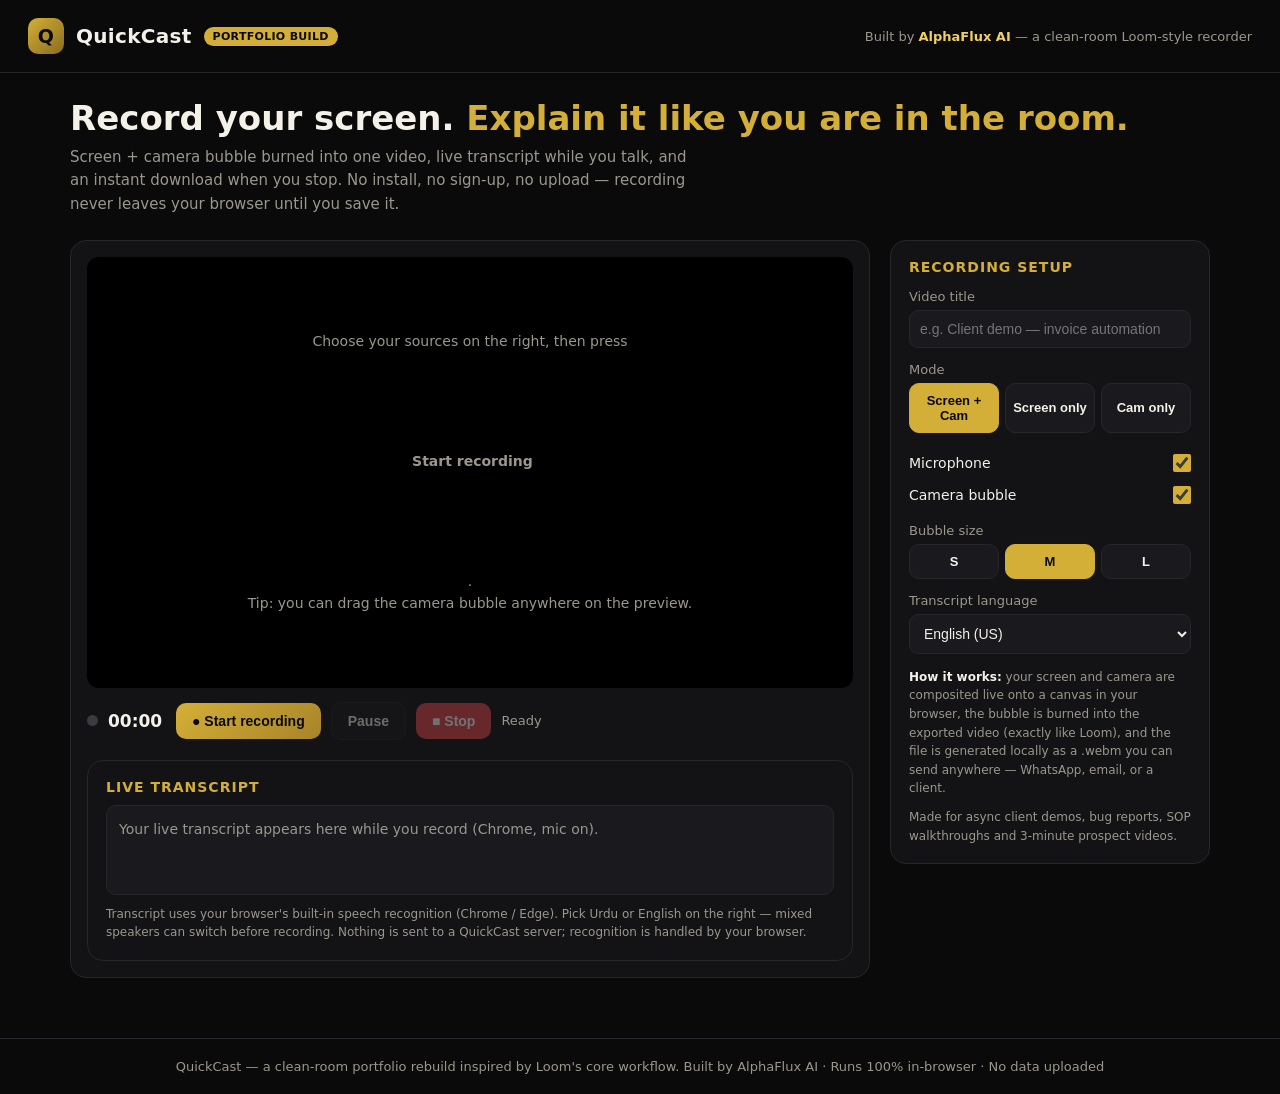
<file: demos/quickcast.html>
<!DOCTYPE html>
<html lang="en">
<head>
<meta charset="UTF-8">
<meta name="viewport" content="width=device-width, initial-scale=1.0">
<title>QuickCast — Record. Explain. Share. | AlphaFlux AI</title>
<meta name="description" content="QuickCast is a Loom-style screen recorder built by AlphaFlux AI: screen + camera bubble, live transcript, instant download. No install, no upload — everything runs in your browser.">
<style>
  :root{
    --bg:#0a0a0b; --panel:#131315; --panel2:#1a1a1e; --line:#26262b;
    --gold:#d4af37; --gold2:#f0d060; --text:#f4f1e8; --muted:#9b978c; --red:#e5484d;
    --radius:16px;
  }
  *{box-sizing:border-box; margin:0; padding:0}
  body{background:var(--bg); color:var(--text); font-family:Inter,system-ui,-apple-system,"Segoe UI",Roboto,sans-serif; min-height:100vh}
  a{color:var(--gold2)}
  header{display:flex; align-items:center; justify-content:space-between; padding:18px 28px; border-bottom:1px solid var(--line)}
  .logo{display:flex; align-items:center; gap:12px; font-weight:800; font-size:20px; letter-spacing:.3px}
  .logo-mark{width:36px;height:36px;border-radius:10px;background:linear-gradient(135deg,var(--gold),#8a6d1f);display:grid;place-items:center;color:#0a0a0b;font-size:19px;font-weight:900}
  .badge{font-size:11px; color:#0a0a0b; background:var(--gold); padding:3px 9px; border-radius:999px; font-weight:700}
  .by{color:var(--muted); font-size:13px}
  main{max-width:1180px; margin:0 auto; padding:26px 20px 60px}
  .hero h1{font-size:34px; line-height:1.15; font-weight:800}
  .hero h1 span{color:var(--gold)}
  .hero p{color:var(--muted); margin-top:8px; max-width:640px; font-size:15px; line-height:1.55}
  .layout{display:grid; grid-template-columns:1fr 320px; gap:20px; margin-top:24px}
  @media(max-width:900px){.layout{grid-template-columns:1fr}}
  .stage{background:var(--panel); border:1px solid var(--line); border-radius:var(--radius); padding:16px}
  .canvas-wrap{position:relative; background:#000; border-radius:12px; overflow:hidden; aspect-ratio:16/9}
  canvas{width:100%; height:100%; display:block; cursor:grab}
  canvas:active{cursor:grabbing}
  .placeholder{position:absolute; inset:0; display:grid; place-items:center; text-align:center; color:var(--muted); padding:24px; font-size:14px; line-height:1.6}
  .countdown{position:absolute; inset:0; display:none; place-items:center; font-size:110px; font-weight:900; color:var(--gold); background:rgba(0,0,0,.55)}
  .recbar{display:flex; align-items:center; gap:10px; margin-top:14px; flex-wrap:wrap}
  .dot{width:11px;height:11px;border-radius:50%;background:#3a3a40}
  .dot.live{background:var(--red); animation:pulse 1.1s infinite}
  @keyframes pulse{0%,100%{opacity:1}50%{opacity:.35}}
  .timer{font-variant-numeric:tabular-nums; font-weight:700; font-size:17px; min-width:58px}
  .status{color:var(--muted); font-size:13px}
  button{border:1px solid var(--line); background:var(--panel2); color:var(--text); padding:10px 16px; border-radius:10px; font-size:14px; font-weight:600; cursor:pointer}
  button:hover{border-color:var(--gold)}
  button:disabled{opacity:.4; cursor:not-allowed}
  button.primary{background:linear-gradient(135deg,var(--gold),#a8842a); color:#0a0a0b; border:none}
  button.danger{background:var(--red); color:#fff; border:none}
  .panel{background:var(--panel); border:1px solid var(--line); border-radius:var(--radius); padding:18px; height:fit-content}
  .panel h3{font-size:14px; text-transform:uppercase; letter-spacing:1px; color:var(--gold); margin-bottom:14px}
  .field{margin-bottom:14px}
  .field label{display:block; font-size:13px; color:var(--muted); margin-bottom:6px}
  .field input[type=text], .field select{width:100%; background:var(--panel2); border:1px solid var(--line); color:var(--text); border-radius:9px; padding:10px; font-size:14px}
  .seg{display:flex; gap:6px}
  .seg button{flex:1; padding:9px 4px; font-size:13px}
  .seg button.active{background:var(--gold); color:#0a0a0b; border-color:var(--gold)}
  .toggle{display:flex; align-items:center; justify-content:space-between; font-size:14px; padding:7px 0}
  .toggle input{width:18px; height:18px; accent-color:var(--gold)}
  .result{display:none; margin-top:20px; background:var(--panel); border:1px solid var(--gold); border-radius:var(--radius); padding:18px}
  .result video{width:100%; border-radius:12px; background:#000}
  .result .row{display:flex; gap:10px; margin-top:14px; flex-wrap:wrap}
  .transcript{margin-top:20px; background:var(--panel); border:1px solid var(--line); border-radius:var(--radius); padding:18px}
  .transcript h3{font-size:14px; text-transform:uppercase; letter-spacing:1px; color:var(--gold); margin-bottom:10px}
  .transcript .box{min-height:90px; max-height:220px; overflow:auto; background:var(--panel2); border:1px solid var(--line); border-radius:10px; padding:12px; font-size:14px; line-height:1.65; white-space:pre-wrap}
  .transcript .box:empty::before{content:"Your live transcript appears here while you record (Chrome, mic on)."; color:var(--muted)}
  .hint{font-size:12px; color:var(--muted); margin-top:10px; line-height:1.55}
  footer{border-top:1px solid var(--line); padding:20px 28px; color:var(--muted); font-size:13px; text-align:center}
</style>
</head>
<body>
<header>
  <div class="logo"><div class="logo-mark">Q</div> QuickCast <span class="badge">PORTFOLIO BUILD</span></div>
  <div class="by">Built by <b style="color:var(--gold2)">AlphaFlux AI</b> — a clean-room Loom-style recorder</div>
</header>

<main>
  <section class="hero">
    <h1>Record your screen. <span>Explain it like you are in the room.</span></h1>
    <p>Screen + camera bubble burned into one video, live transcript while you talk, and an instant download when you stop. No install, no sign-up, no upload — recording never leaves your browser until you save it.</p>
  </section>

  <div class="layout">
    <section class="stage">
      <div class="canvas-wrap">
        <canvas id="stage" width="1280" height="720"></canvas>
        <div class="placeholder" id="placeholder">Choose your sources on the right, then press <b>&nbsp;Start recording</b>.<br>Tip: you can drag the camera bubble anywhere on the preview.</div>
        <div class="countdown" id="countdown">3</div>
      </div>
      <div class="recbar">
        <div class="dot" id="dot"></div>
        <div class="timer" id="timer">00:00</div>
        <button class="primary" id="btnStart">● Start recording</button>
        <button id="btnPause" disabled>Pause</button>
        <button class="danger" id="btnStop" disabled>■ Stop</button>
        <span class="status" id="status">Ready</span>
      </div>

      <div class="result" id="result">
        <h3 style="color:var(--gold); letter-spacing:1px; font-size:14px; text-transform:uppercase">Your recording</h3>
        <video id="playback" controls style="margin-top:12px"></video>
        <div class="row">
          <button class="primary" id="btnDownload">⬇ Download video (.webm)</button>
          <button id="btnCopyTranscript">Copy transcript</button>
          <button id="btnDownloadTranscript">⬇ Transcript (.txt)</button>
          <button id="btnRetake">Record another</button>
        </div>
      </div>

      <div class="transcript">
        <h3>Live transcript</h3>
        <div class="box" id="transcriptBox"></div>
        <p class="hint">Transcript uses your browser's built-in speech recognition (Chrome / Edge). Pick Urdu or English on the right — mixed speakers can switch before recording. Nothing is sent to a QuickCast server; recognition is handled by your browser.</p>
      </div>
    </section>

    <aside class="panel">
      <h3>Recording setup</h3>
      <div class="field">
        <label>Video title</label>
        <input type="text" id="title" placeholder="e.g. Client demo — invoice automation">
      </div>
      <div class="field">
        <label>Mode</label>
        <div class="seg" id="modeSeg">
          <button data-mode="screen-cam" class="active">Screen + Cam</button>
          <button data-mode="screen">Screen only</button>
          <button data-mode="cam">Cam only</button>
        </div>
      </div>
      <div class="toggle"><span>Microphone</span><input type="checkbox" id="optMic" checked></div>
      <div class="toggle"><span>Camera bubble</span><input type="checkbox" id="optBubble" checked></div>
      <div class="field" style="margin-top:12px">
        <label>Bubble size</label>
        <div class="seg" id="sizeSeg">
          <button data-size="0.11">S</button>
          <button data-size="0.16" class="active">M</button>
          <button data-size="0.23">L</button>
        </div>
      </div>
      <div class="field">
        <label>Transcript language</label>
        <select id="lang">
          <option value="en-US">English (US)</option>
          <option value="en-GB">English (UK)</option>
          <option value="ur-PK">Urdu (Pakistan)</option>
          <option value="en-PK">English (Pakistan)</option>
        </select>
      </div>
      <p class="hint"><b style="color:var(--text)">How it works:</b> your screen and camera are composited live onto a canvas in your browser, the bubble is burned into the exported video (exactly like Loom), and the file is generated locally as a .webm you can send anywhere — WhatsApp, email, or a client.</p>
      <p class="hint">Made for async client demos, bug reports, SOP walkthroughs and 3-minute prospect videos.</p>
    </aside>
  </div>
</main>

<footer>QuickCast — a clean-room portfolio rebuild inspired by Loom's core workflow. Built by AlphaFlux AI · Runs 100% in-browser · No data uploaded</footer>

<video id="screenVideo" autoplay muted playsinline style="display:none"></video>
<video id="camVideo" autoplay muted playsinline style="display:none"></video>

<script>
(function(){
  "use strict";
  const $ = id => document.getElementById(id);
  const canvas = $("stage"), ctx = canvas.getContext("2d");
  const screenVideo = $("screenVideo"), camVideo = $("camVideo");

  let mode = "screen-cam";
  let bubbleSize = 0.16;                 // fraction of canvas width (diameter)
  let bubble = { x: null, y: null };     // centre, set on first draw
  let dragging = false, dragOff = {x:0,y:0};

  let screenStream=null, camStream=null, micStream=null, mixedStream=null;
  let recorder=null, chunks=[], rafId=null;
  let state = "idle";                    // idle | recording | paused
  let startStamp=0, elapsedBefore=0, timerInt=null;
  let finalBlob=null, finalUrl=null;
  let recognition=null, transcriptFinal="";

  // ---------- UI helpers ----------
  function setStatus(t){ $("status").textContent = t; }
  function fmt(ms){ const s=Math.floor(ms/1000); return String(Math.floor(s/60)).padStart(2,"0")+":"+String(s%60).padStart(2,"0"); }
  function elapsed(){ return state==="recording" ? elapsedBefore + (Date.now()-startStamp) : elapsedBefore; }

  document.querySelectorAll("#modeSeg button").forEach(b=>{
    b.addEventListener("click", ()=>{
      document.querySelectorAll("#modeSeg button").forEach(x=>x.classList.remove("active"));
      b.classList.add("active"); mode = b.dataset.mode;
    });
  });
  document.querySelectorAll("#sizeSeg button").forEach(b=>{
    b.addEventListener("click", ()=>{
      document.querySelectorAll("#sizeSeg button").forEach(x=>x.classList.remove("active"));
      b.classList.add("active"); bubbleSize = parseFloat(b.dataset.size);
    });
  });

  // ---------- Bubble dragging ----------
  function canvasPos(e){
    const r = canvas.getBoundingClientRect();
    return { x:(e.clientX-r.left)/r.width*canvas.width, y:(e.clientY-r.top)/r.height*canvas.height };
  }
  canvas.addEventListener("pointerdown", e=>{
    if(!$("optBubble").checked || mode==="screen") return;
    const p = canvasPos(e), r = bubbleSize*canvas.width/2;
    if(bubble.x!==null && Math.hypot(p.x-bubble.x, p.y-bubble.y) <= r){
      dragging = true; dragOff = {x:p.x-bubble.x, y:p.y-bubble.y};
      canvas.setPointerCapture(e.pointerId);
    }
  });
  canvas.addEventListener("pointermove", e=>{
    if(!dragging) return;
    const p = canvasPos(e), r = bubbleSize*canvas.width/2;
    bubble.x = Math.min(Math.max(p.x-dragOff.x, r), canvas.width-r);
    bubble.y = Math.min(Math.max(p.y-dragOff.y, r), canvas.height-r);
  });
  ["pointerup","pointercancel"].forEach(ev=>canvas.addEventListener(ev, ()=>{ dragging=false; }));

  // ---------- Compositing ----------
  function drawCover(video, dx, dy, dw, dh){
    const vw = video.videoWidth, vh = video.videoHeight;
    if(!vw || !vh) return;
    const scale = Math.max(dw/vw, dh/vh);
    const sw = dw/scale, sh = dh/scale;
    ctx.drawImage(video, (vw-sw)/2, (vh-sh)/2, sw, sh, dx, dy, dw, dh);
  }
  function drawFrame(){
    ctx.fillStyle = "#000"; ctx.fillRect(0,0,canvas.width,canvas.height);
    const W = canvas.width, H = canvas.height;

    if(mode === "cam"){
      if(camVideo.readyState >= 2) drawCover(camVideo, 0, 0, W, H);
    } else {
      if(screenVideo.readyState >= 2) drawCover(screenVideo, 0, 0, W, H);
      if($("optBubble").checked && mode === "screen-cam" && camVideo.readyState >= 2){
        const d = bubbleSize * W, r = d/2;
        if(bubble.x === null){ bubble.x = W - r - 28; bubble.y = H - r - 28; }
        ctx.save();
        ctx.beginPath(); ctx.arc(bubble.x, bubble.y, r, 0, Math.PI*2); ctx.clip();
        drawCover(camVideo, bubble.x-r, bubble.y-r, d, d);
        ctx.restore();
        ctx.beginPath(); ctx.arc(bubble.x, bubble.y, r, 0, Math.PI*2);
        ctx.lineWidth = 5; ctx.strokeStyle = "#d4af37"; ctx.stroke();
      }
    }
    if(state === "recording" || state === "paused"){
      rafId = requestAnimationFrame(drawFrame);
    }
  }

  // ---------- Speech recognition ----------
  function startRecognition(){
    const SR = window.SpeechRecognition || window.webkitSpeechRecognition;
    if(!SR) return;
    try{
      recognition = new SR();
      recognition.continuous = true;
      recognition.interimResults = true;
      recognition.lang = $("lang").value;
      recognition.onresult = e=>{
        let interim = "";
        for(let i=e.resultIndex; i<e.results.length; i++){
          const txt = e.results[i][0].transcript;
          if(e.results[i].isFinal){ transcriptFinal += txt.trim() + " "; }
          else interim += txt;
        }
        $("transcriptBox").textContent = transcriptFinal + interim;
        $("transcriptBox").scrollTop = $("transcriptBox").scrollHeight;
      };
      recognition.onend = ()=>{ if(state==="recording"){ try{ recognition.start(); }catch(_){} } };
      recognition.start();
    }catch(_){ recognition = null; }
  }
  function stopRecognition(){ if(recognition){ try{ recognition.onend=null; recognition.stop(); }catch(_){} recognition=null; } }

  // ---------- Recording ----------
  function pickMime(){
    const opts = ["video/webm;codecs=vp9,opus","video/webm;codecs=vp8,opus","video/webm"];
    for(const o of opts){ if(window.MediaRecorder && MediaRecorder.isTypeSupported(o)) return o; }
    return "";
  }
  function countdown(){
    return new Promise(res=>{
      const el = $("countdown"); el.style.display="grid";
      let n = 3; el.textContent = n;
      const iv = setInterval(()=>{ n--; if(n<=0){ clearInterval(iv); el.style.display="none"; res(); } else el.textContent=n; }, 750);
    });
  }

  async function start(){
    $("btnStart").disabled = true;
    setStatus("Asking for permissions…");
    try{
      if(mode !== "cam"){
        screenStream = await navigator.mediaDevices.getDisplayMedia({ video:{ frameRate:30 }, audio:false });
        screenVideo.srcObject = screenStream;
        await screenVideo.play();
        screenStream.getVideoTracks()[0].addEventListener("ended", ()=>{ if(state!=="idle") stop(); });
      }
      if(mode !== "screen"){
        camStream = await navigator.mediaDevices.getUserMedia({ video:{ width:1280, height:720 }, audio:false });
        camVideo.srcObject = camStream;
        await camVideo.play();
      }
      if($("optMic").checked){
        micStream = await navigator.mediaDevices.getUserMedia({ audio:true });
      }
    }catch(err){
      setStatus("Permission denied or cancelled — try again.");
      $("btnStart").disabled = false;
      cleanupStreams();
      return;
    }

    $("placeholder").style.display = "none";
    $("result").style.display = "none";
    transcriptFinal = ""; $("transcriptBox").textContent = "";
    state = "recording";                 // start draw loop for the countdown preview
    drawFrame();
    await countdown();

    const canvasStream = canvas.captureStream(30);
    const tracks = [...canvasStream.getVideoTracks()];
    if(micStream) tracks.push(...micStream.getAudioTracks());
    mixedStream = new MediaStream(tracks);

    chunks = [];
    recorder = new MediaRecorder(mixedStream, { mimeType: pickMime(), videoBitsPerSecond: 6_000_000 });
    recorder.ondataavailable = e=>{ if(e.data.size) chunks.push(e.data); };
    recorder.onstop = onStopped;
    recorder.start(250);

    elapsedBefore = 0; startStamp = Date.now();
    timerInt = setInterval(()=>{ $("timer").textContent = fmt(elapsed()); }, 250);
    $("dot").classList.add("live");
    $("btnPause").disabled = false; $("btnStop").disabled = false;
    setStatus("Recording — the bubble is part of your video");
    if($("optMic").checked) startRecognition();
  }

  function pauseResume(){
    if(state === "recording"){
      recorder.pause(); stopRecognition();
      elapsedBefore = elapsed(); state = "paused";
      $("btnPause").textContent = "Resume"; $("dot").classList.remove("live");
      setStatus("Paused");
    } else if(state === "paused"){
      recorder.resume();
      startStamp = Date.now(); state = "recording";
      if($("optMic").checked) startRecognition();
      $("btnPause").textContent = "Pause"; $("dot").classList.add("live");
      setStatus("Recording");
    }
  }

  function stop(){
    if(recorder && recorder.state !== "inactive") recorder.stop();
    stopRecognition();
  }

  function onStopped(){
    elapsedBefore = elapsed(); state = "idle";
    clearInterval(timerInt); cancelAnimationFrame(rafId);
    $("dot").classList.remove("live");
    $("btnStart").disabled = false; $("btnPause").disabled = true; $("btnStop").disabled = true;
    $("btnPause").textContent = "Pause";
    setStatus("Done — review, download, or record another");

    finalBlob = new Blob(chunks, { type: "video/webm" });
    if(finalUrl) URL.revokeObjectURL(finalUrl);
    finalUrl = URL.createObjectURL(finalBlob);
    $("playback").src = finalUrl;
    $("result").style.display = "block";
    cleanupStreams();
  }

  function cleanupStreams(){
    [screenStream, camStream, micStream].forEach(s=>{ if(s) s.getTracks().forEach(t=>t.stop()); });
    screenStream = camStream = micStream = null;
  }

  function slugTitle(){
    const t = $("title").value.trim() || "quickcast-recording";
    return t.toLowerCase().replace(/[^a-z0-9]+/g,"-").replace(/^-+|-+$/g,"").slice(0,60) || "quickcast-recording";
  }
  function download(name, blob){
    const a = document.createElement("a");
    a.href = URL.createObjectURL(blob); a.download = name; a.click();
    setTimeout(()=>URL.revokeObjectURL(a.href), 4000);
  }

  $("btnStart").addEventListener("click", start);
  $("btnPause").addEventListener("click", pauseResume);
  $("btnStop").addEventListener("click", stop);
  $("btnDownload").addEventListener("click", ()=>{ if(finalBlob) download(slugTitle()+".webm", finalBlob); });
  $("btnDownloadTranscript").addEventListener("click", ()=>{
    const head = ($("title").value.trim() || "QuickCast recording") + "\n" + new Date().toLocaleString() + "\n\n";
    download(slugTitle()+"-transcript.txt", new Blob([head + ($("transcriptBox").textContent || "")], {type:"text/plain"}));
  });
  $("btnCopyTranscript").addEventListener("click", async ()=>{
    try{ await navigator.clipboard.writeText($("transcriptBox").textContent || ""); setStatus("Transcript copied"); }catch(_){ setStatus("Copy failed — select the text manually"); }
  });
  $("btnRetake").addEventListener("click", ()=>{
    $("result").style.display = "none"; $("placeholder").style.display = "grid";
    ctx.fillStyle="#000"; ctx.fillRect(0,0,canvas.width,canvas.height);
    $("timer").textContent = "00:00"; setStatus("Ready");
  });
})();
</script>
</body>
</html>
</file>
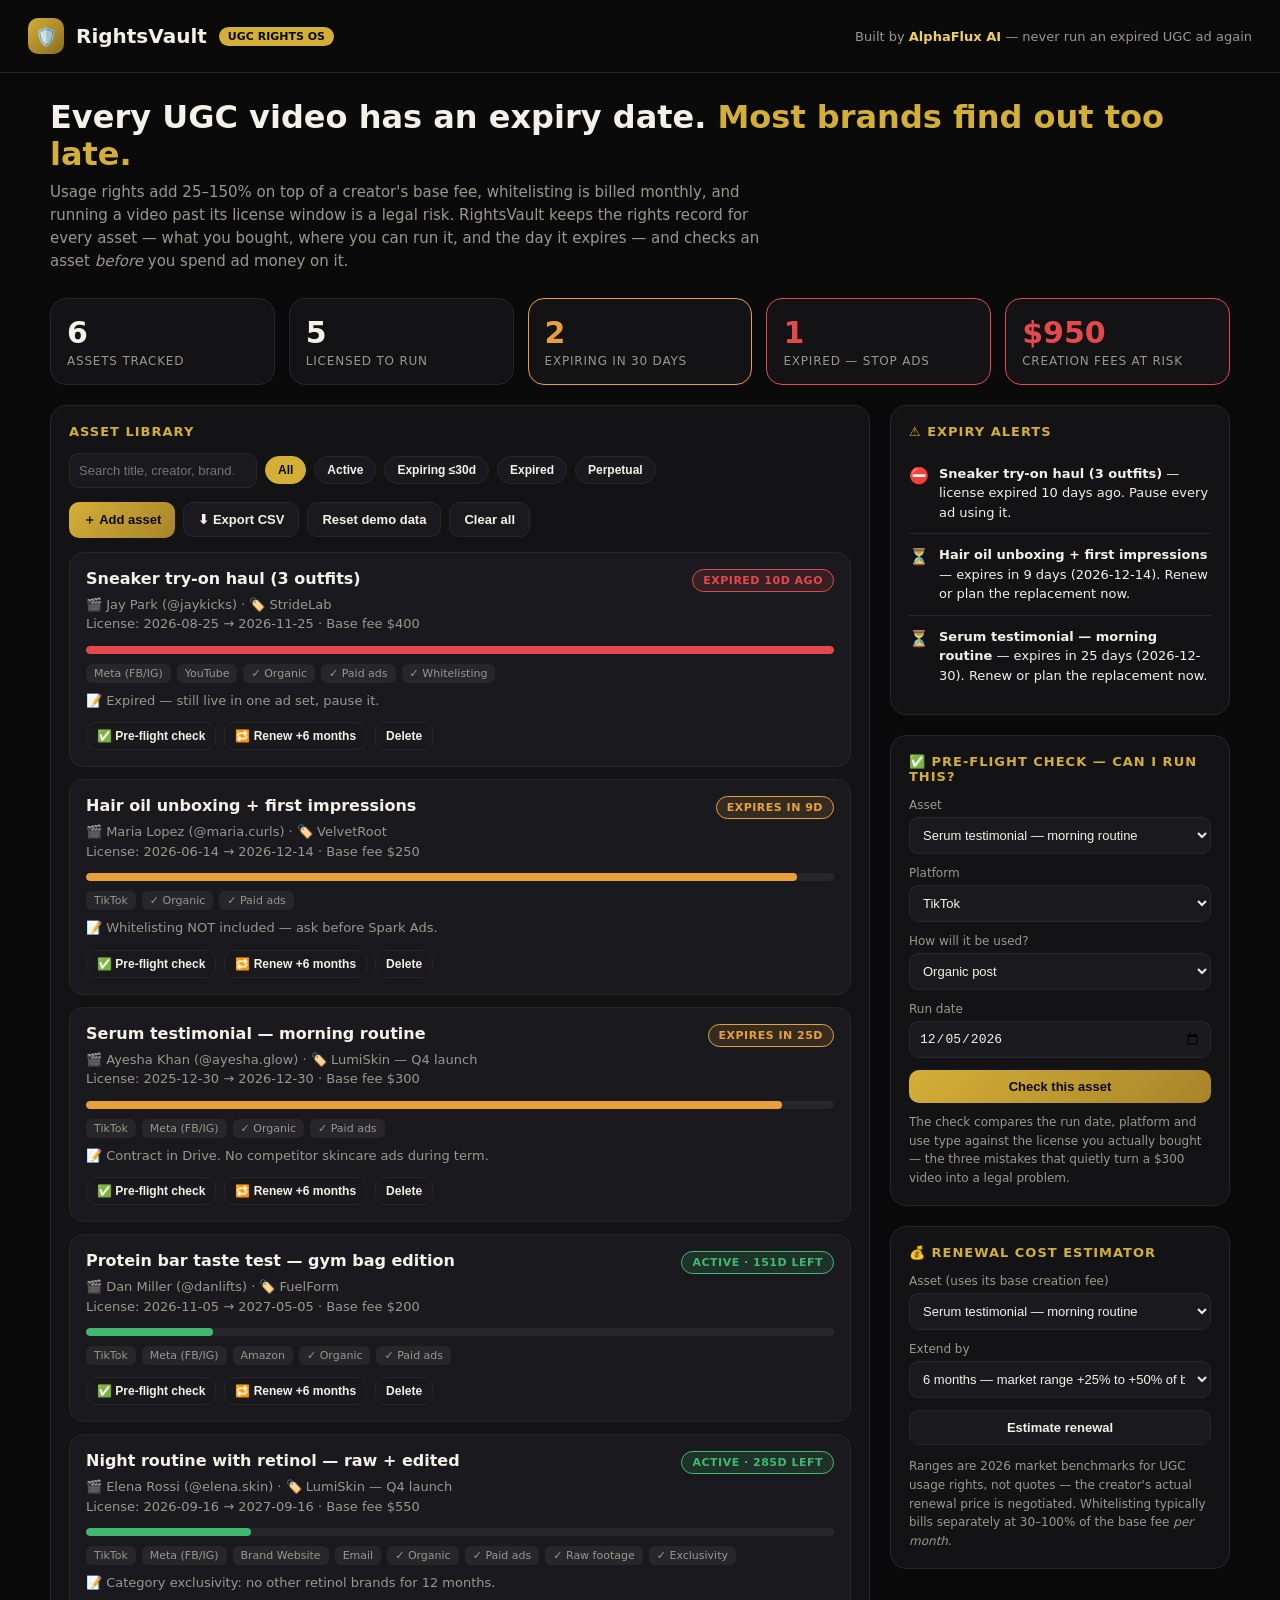
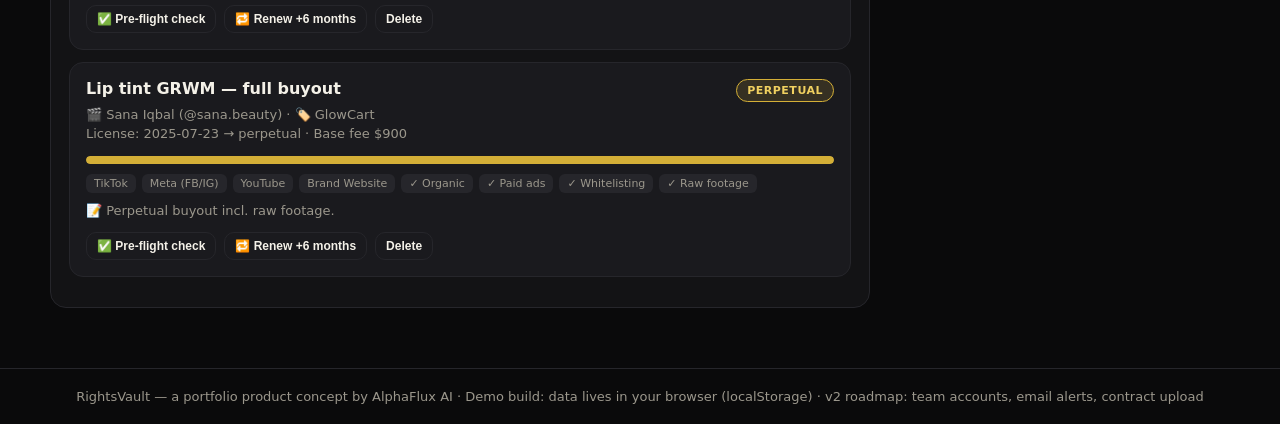
<file: demos/rightsvault.html>
<!DOCTYPE html>
<html lang="en">
<head>
<meta charset="UTF-8">
<meta name="viewport" content="width=device-width, initial-scale=1.0">
<title>RightsVault — UGC Rights OS | AlphaFlux AI</title>
<meta name="description" content="RightsVault tracks usage rights for every UGC asset: license windows, platforms, whitelisting, expiry alerts, renewal costs and a pre-flight check before you run an ad.">
<style>
  :root{
    --bg:#0a0a0b; --panel:#131315; --panel2:#1a1a1e; --line:#26262b;
    --gold:#d4af37; --gold2:#f0d060; --text:#f4f1e8; --muted:#9b978c;
    --green:#3fb96f; --amber:#e8a13a; --red:#e5484d; --radius:16px;
  }
  *{box-sizing:border-box; margin:0; padding:0}
  body{background:var(--bg); color:var(--text); font-family:Inter,system-ui,-apple-system,"Segoe UI",Roboto,sans-serif; min-height:100vh}
  header{display:flex; align-items:center; justify-content:space-between; padding:18px 28px; border-bottom:1px solid var(--line); flex-wrap:wrap; gap:10px}
  .logo{display:flex; align-items:center; gap:12px; font-weight:800; font-size:20px}
  .logo-mark{width:36px;height:36px;border-radius:10px;background:linear-gradient(135deg,var(--gold),#8a6d1f);display:grid;place-items:center;color:#0a0a0b;font-size:18px}
  .badge{font-size:11px; color:#0a0a0b; background:var(--gold); padding:3px 9px; border-radius:999px; font-weight:700}
  .by{color:var(--muted); font-size:13px}
  main{max-width:1220px; margin:0 auto; padding:26px 20px 60px}
  .hero h1{font-size:32px; line-height:1.15; font-weight:800}
  .hero h1 span{color:var(--gold)}
  .hero p{color:var(--muted); margin-top:8px; max-width:720px; font-size:15px; line-height:1.55}
  .stats{display:grid; grid-template-columns:repeat(auto-fit,minmax(170px,1fr)); gap:14px; margin-top:24px}
  .stat{background:var(--panel); border:1px solid var(--line); border-radius:var(--radius); padding:16px}
  .stat .num{font-size:30px; font-weight:800}
  .stat .lbl{color:var(--muted); font-size:12px; text-transform:uppercase; letter-spacing:.8px; margin-top:4px}
  .stat.warn{border-color:var(--amber)} .stat.bad{border-color:var(--red)}
  .stat.warn .num{color:var(--amber)} .stat.bad .num{color:var(--red)}
  .grid{display:grid; grid-template-columns:1fr 340px; gap:20px; margin-top:20px; align-items:start}
  @media(max-width:950px){.grid{grid-template-columns:1fr}}
  .panel{background:var(--panel); border:1px solid var(--line); border-radius:var(--radius); padding:18px}
  .panel h3{font-size:13px; text-transform:uppercase; letter-spacing:1px; color:var(--gold); margin-bottom:14px}
  button{border:1px solid var(--line); background:var(--panel2); color:var(--text); padding:9px 14px; border-radius:10px; font-size:13px; font-weight:600; cursor:pointer}
  button:hover{border-color:var(--gold)}
  button.primary{background:linear-gradient(135deg,var(--gold),#a8842a); color:#0a0a0b; border:none}
  button.small{padding:6px 10px; font-size:12px}
  .toolbar{display:flex; gap:8px; flex-wrap:wrap; margin-bottom:14px; align-items:center}
  .toolbar input[type=search], .toolbar select{background:var(--panel2); border:1px solid var(--line); color:var(--text); border-radius:9px; padding:9px; font-size:13px}
  .chip{padding:6px 12px; border-radius:999px; font-size:12px}
  .chip.active{background:var(--gold); color:#0a0a0b; border-color:var(--gold)}
  .asset{border:1px solid var(--line); border-radius:14px; padding:16px; margin-bottom:12px; background:var(--panel2)}
  .asset-top{display:flex; justify-content:space-between; gap:10px; flex-wrap:wrap}
  .asset h4{font-size:16px}
  .meta{color:var(--muted); font-size:13px; margin-top:3px; line-height:1.5}
  .pill{font-size:11px; font-weight:800; padding:4px 10px; border-radius:999px; text-transform:uppercase; letter-spacing:.5px; white-space:nowrap}
  .pill.active{background:rgba(63,185,111,.15); color:var(--green); border:1px solid var(--green)}
  .pill.warning{background:rgba(232,161,58,.13); color:var(--amber); border:1px solid var(--amber)}
  .pill.critical,.pill.expired{background:rgba(229,72,77,.13); color:var(--red); border:1px solid var(--red)}
  .pill.perpetual{background:rgba(212,175,55,.15); color:var(--gold2); border:1px solid var(--gold)}
  .bar{height:8px; background:#26262b; border-radius:99px; margin-top:12px; overflow:hidden}
  .bar > div{height:100%; border-radius:99px}
  .tags{display:flex; gap:6px; flex-wrap:wrap; margin-top:10px}
  .tag{font-size:11px; background:#26262b; padding:3px 8px; border-radius:6px; color:var(--muted)}
  .asset-actions{display:flex; gap:8px; margin-top:12px; flex-wrap:wrap}
  .alert{display:flex; gap:10px; padding:11px 0; border-bottom:1px solid var(--line); font-size:13px; line-height:1.5}
  .alert:last-child{border-bottom:none}
  .alert .ico{font-size:16px}
  .field{margin-bottom:12px}
  .field label{display:block; font-size:12px; color:var(--muted); margin-bottom:5px}
  .field input,.field select,.field textarea{width:100%; background:var(--panel2); border:1px solid var(--line); color:var(--text); border-radius:9px; padding:9px; font-size:13px}
  .checks{display:flex; flex-wrap:wrap; gap:6px}
  .checks label{font-size:12px; background:var(--panel2); border:1px solid var(--line); border-radius:8px; padding:6px 9px; cursor:pointer; color:var(--text)}
  .checks input{accent-color:var(--gold); margin-right:4px}
  .verdict{border-radius:12px; padding:14px; margin-top:12px; font-size:14px; line-height:1.55; display:none}
  .verdict.ok{display:block; background:rgba(63,185,111,.1); border:1px solid var(--green)}
  .verdict.no{display:block; background:rgba(229,72,77,.1); border:1px solid var(--red)}
  .verdict b{font-size:16px}
  .hint{font-size:12px; color:var(--muted); line-height:1.55; margin-top:10px}
  dialog{background:var(--panel); color:var(--text); border:1px solid var(--gold); border-radius:var(--radius); padding:22px; width:min(560px,92vw); max-height:88vh; overflow:auto}
  dialog::backdrop{background:rgba(0,0,0,.7)}
  .form-grid{display:grid; grid-template-columns:1fr 1fr; gap:10px}
  @media(max-width:560px){.form-grid{grid-template-columns:1fr}}
  footer{border-top:1px solid var(--line); padding:20px 28px; color:var(--muted); font-size:13px; text-align:center}
  .empty{color:var(--muted); text-align:center; padding:30px; font-size:14px}
</style>
</head>
<body>
<header>
  <div class="logo"><div class="logo-mark">🛡️</div> RightsVault <span class="badge">UGC RIGHTS OS</span></div>
  <div class="by">Built by <b style="color:var(--gold2)">AlphaFlux AI</b> — never run an expired UGC ad again</div>
</header>

<main>
  <section class="hero">
    <h1>Every UGC video has an expiry date. <span>Most brands find out too late.</span></h1>
    <p>Usage rights add 25–150% on top of a creator's base fee, whitelisting is billed monthly, and running a video past its license window is a legal risk. RightsVault keeps the rights record for every asset — what you bought, where you can run it, and the day it expires — and checks an asset <i>before</i> you spend ad money on it.</p>
  </section>

  <section class="stats" id="stats"></section>

  <div class="grid">
    <section class="panel">
      <h3>Asset library</h3>
      <div class="toolbar">
        <input type="search" id="q" placeholder="Search title, creator, brand…">
        <button class="chip filter active" data-f="all">All</button>
        <button class="chip filter" data-f="active">Active</button>
        <button class="chip filter" data-f="warning">Expiring ≤30d</button>
        <button class="chip filter" data-f="expired">Expired</button>
        <button class="chip filter" data-f="perpetual">Perpetual</button>
      </div>
      <div class="toolbar">
        <button class="primary" id="btnAdd">＋ Add asset</button>
        <button id="btnCsv">⬇ Export CSV</button>
        <button id="btnReset">Reset demo data</button>
        <button id="btnClear">Clear all</button>
      </div>
      <div id="list"></div>
    </section>

    <div>
      <section class="panel" style="margin-bottom:20px">
        <h3>⚠ Expiry alerts</h3>
        <div id="alerts"></div>
      </section>

      <section class="panel" style="margin-bottom:20px">
        <h3>✅ Pre-flight check — can I run this?</h3>
        <div class="field"><label>Asset</label><select id="pfAsset"></select></div>
        <div class="field"><label>Platform</label>
          <select id="pfPlatform">
            <option>TikTok</option><option>Meta (FB/IG)</option><option>YouTube</option>
            <option>Brand Website</option><option>Email</option><option>Amazon</option>
          </select></div>
        <div class="field"><label>How will it be used?</label>
          <select id="pfUse">
            <option value="organic">Organic post</option>
            <option value="paid">Paid ad</option>
            <option value="whitelisting">Whitelisting / Spark Ad (from creator's handle)</option>
            <option value="raw">Re-edit the raw footage</option>
          </select></div>
        <div class="field"><label>Run date</label><input type="date" id="pfDate"></div>
        <button class="primary" id="btnCheck" style="width:100%">Check this asset</button>
        <div class="verdict" id="verdict"></div>
        <p class="hint">The check compares the run date, platform and use type against the license you actually bought — the three mistakes that quietly turn a $300 video into a legal problem.</p>
      </section>

      <section class="panel">
        <h3>💰 Renewal cost estimator</h3>
        <div class="field"><label>Asset (uses its base creation fee)</label><select id="estAsset"></select></div>
        <div class="field"><label>Extend by</label>
          <select id="estMonths">
            <option value="6">6 months — market range +25% to +50% of base fee</option>
            <option value="12">12 months — market range +50% to +100% of base fee</option>
            <option value="999">Perpetual — market range +100% to +150% of base fee</option>
          </select></div>
        <button id="btnEst" style="width:100%">Estimate renewal</button>
        <div id="estOut" style="margin-top:12px; font-size:14px; line-height:1.6"></div>
        <p class="hint">Ranges are 2026 market benchmarks for UGC usage rights, not quotes — the creator's actual renewal price is negotiated. Whitelisting typically bills separately at 30–100% of the base fee <i>per month</i>.</p>
      </section>
    </div>
  </div>
</main>

<footer>RightsVault — a portfolio product concept by AlphaFlux AI · Demo build: data lives in your browser (localStorage) · v2 roadmap: team accounts, email alerts, contract upload</footer>

<dialog id="dlg">
  <h3 style="color:var(--gold); letter-spacing:1px; font-size:14px; text-transform:uppercase; margin-bottom:16px" id="dlgTitle">Add UGC asset</h3>
  <form method="dialog" id="assetForm">
    <div class="form-grid">
      <div class="field"><label>Video title *</label><input id="fTitle" required placeholder="e.g. Serum testimonial — morning routine"></div>
      <div class="field"><label>Creator *</label><input id="fCreator" required placeholder="Creator name / handle"></div>
      <div class="field"><label>Brand / campaign</label><input id="fBrand" placeholder="e.g. LumiSkin — Q4 launch"></div>
      <div class="field"><label>Base creation fee (USD)</label><input id="fFee" type="number" min="0" step="1" value="300"></div>
      <div class="field"><label>License start date *</label><input id="fStart" type="date" required></div>
      <div class="field"><label>License length</label>
        <select id="fMonths">
          <option value="1">1 month</option><option value="3">3 months</option>
          <option value="6">6 months</option><option value="12" selected>12 months</option>
          <option value="24">24 months</option><option value="999">Perpetual</option>
        </select></div>
    </div>
    <div class="field"><label>Licensed platforms</label>
      <div class="checks" id="fPlatforms">
        <label><input type="checkbox" value="TikTok" checked>TikTok</label>
        <label><input type="checkbox" value="Meta (FB/IG)" checked>Meta (FB/IG)</label>
        <label><input type="checkbox" value="YouTube">YouTube</label>
        <label><input type="checkbox" value="Brand Website">Website</label>
        <label><input type="checkbox" value="Email">Email</label>
        <label><input type="checkbox" value="Amazon">Amazon</label>
      </div></div>
    <div class="field"><label>Usage rights included</label>
      <div class="checks" id="fUses">
        <label><input type="checkbox" value="organic" checked>Organic</label>
        <label><input type="checkbox" value="paid" checked>Paid ads</label>
        <label><input type="checkbox" value="whitelisting">Whitelisting</label>
        <label><input type="checkbox" value="raw">Raw footage</label>
        <label><input type="checkbox" value="exclusivity">Category exclusivity</label>
      </div></div>
    <div class="field"><label>Notes (contract link, terms…)</label><textarea id="fNotes" rows="2" placeholder="Optional"></textarea></div>
    <div style="display:flex; gap:10px; justify-content:flex-end; margin-top:8px">
      <button type="button" id="btnCancel">Cancel</button>
      <button type="submit" class="primary" id="btnSave">Save asset</button>
    </div>
  </form>
</dialog>

<script>
(function(){
  "use strict";
  const $ = id => document.getElementById(id);
  const KEY = "rightsvault_v1";
  const DAY = 86400000;
  const today = () => { const d = new Date(); d.setHours(0,0,0,0); return d; };
  const iso = d => d.toISOString().slice(0,10);
  const addDays = (d,n) => new Date(d.getTime() + n*DAY);
  const addMonths = (dateStr, m) => { const d = new Date(dateStr+"T00:00:00"); d.setMonth(d.getMonth()+m); return d; };
  const money = n => "$" + Math.round(n).toLocaleString("en-US");

  // ---------------- Seed (dates relative to today so statuses always demo correctly) ----------------
  function seed(){
    const t = today();
    const mk = (o)=>Object.assign({ id: Math.random().toString(36).slice(2,9), renewals: [] }, o);
    return [
      mk({ title:"Serum testimonial — morning routine", creator:"Ayesha Khan (@ayesha.glow)", brand:"LumiSkin — Q4 launch",
           fee:300, start: iso(addDays(t,-340)), months:12, platforms:["TikTok","Meta (FB/IG)"], uses:["organic","paid"], notes:"Contract in Drive. No competitor skincare ads during term." }),
      mk({ title:"Hair oil unboxing + first impressions", creator:"Maria Lopez (@maria.curls)", brand:"VelvetRoot",
           fee:250, start: iso(addDays(t,-174)), months:6, platforms:["TikTok"], uses:["organic","paid"], notes:"Whitelisting NOT included — ask before Spark Ads." }),
      mk({ title:"Sneaker try-on haul (3 outfits)", creator:"Jay Park (@jaykicks)", brand:"StrideLab",
           fee:400, start: iso(addDays(t,-102)), months:3, platforms:["Meta (FB/IG)","YouTube"], uses:["organic","paid","whitelisting"], notes:"Expired — still live in one ad set, pause it." }),
      mk({ title:"Lip tint GRWM — full buyout", creator:"Sana Iqbal (@sana.beauty)", brand:"GlowCart",
           fee:900, start: iso(addDays(t,-500)), months:999, platforms:["TikTok","Meta (FB/IG)","YouTube","Brand Website"], uses:["organic","paid","whitelisting","raw"], notes:"Perpetual buyout incl. raw footage." }),
      mk({ title:"Protein bar taste test — gym bag edition", creator:"Dan Miller (@danlifts)", brand:"FuelForm",
           fee:200, start: iso(addDays(t,-30)), months:6, platforms:["TikTok","Meta (FB/IG)","Amazon"], uses:["organic","paid"], notes:"" }),
      mk({ title:"Night routine with retinol — raw + edited", creator:"Elena Rossi (@elena.skin)", brand:"LumiSkin — Q4 launch",
           fee:550, start: iso(addDays(t,-80)), months:12, platforms:["TikTok","Meta (FB/IG)","Brand Website","Email"], uses:["organic","paid","raw","exclusivity"], notes:"Category exclusivity: no other retinol brands for 12 months." })
    ];
  }

  let assets = load();
  function load(){
    try{ const raw = localStorage.getItem(KEY); if(raw) return JSON.parse(raw); }catch(_){}
    const s = seed(); localStorage.setItem(KEY, JSON.stringify(s)); return s;
  }
  function save(){ localStorage.setItem(KEY, JSON.stringify(assets)); }

  // ---------------- Rights engine ----------------
  function expiryOf(a){ return a.months >= 999 ? null : addMonths(a.start, a.months); }
  function statusOf(a){
    const exp = expiryOf(a);
    if(!exp) return { key:"perpetual", label:"Perpetual", days:null };
    const days = Math.round((exp - today()) / DAY);
    if(days < 0)  return { key:"expired",  label:"Expired " + Math.abs(days) + "d ago", days };
    if(days <= 7) return { key:"critical", label:"Expires in " + days + "d", days };
    if(days <= 30) return { key:"warning", label:"Expires in " + days + "d", days };
    return { key:"active", label:"Active · " + days + "d left", days };
  }
  function termProgress(a){
    const exp = expiryOf(a); if(!exp) return 100;
    const total = exp - new Date(a.start+"T00:00:00");
    const used = today() - new Date(a.start+"T00:00:00");
    return Math.max(0, Math.min(100, Math.round(used/total*100)));
  }
  function barColor(key){ return {active:"var(--green)", warning:"var(--amber)", critical:"var(--red)", expired:"var(--red)", perpetual:"var(--gold)"}[key]; }
  function useLabel(u){ return {organic:"Organic", paid:"Paid ads", whitelisting:"Whitelisting", raw:"Raw footage", exclusivity:"Exclusivity"}[u] || u; }

  // ---------------- Render ----------------
  let filter = "all";
  function render(){
    // Stats
    const sts = assets.map(statusOf);
    const expiring = assets.filter((a,i)=> sts[i].days !== null && sts[i].days >= 0 && sts[i].days <= 30);
    const expired  = assets.filter((a,i)=> sts[i].key === "expired");
    const atRisk   = expiring.concat(expired).reduce((s,a)=> s + (a.fee||0), 0);
    $("stats").innerHTML =
      stat(assets.length, "Assets tracked") +
      stat(assets.filter((a,i)=>["active","perpetual","warning","critical"].includes(sts[i].key)).length, "Licensed to run") +
      stat(expiring.length, "Expiring in 30 days", "warn") +
      stat(expired.length, "Expired — stop ads", "bad") +
      stat(money(atRisk), "Creation fees at risk", expired.length ? "bad" : "");

    // Alerts (worst first)
    const alerts = assets.map((a,i)=>({a, s:sts[i]}))
      .filter(x=> x.s.key === "expired" || x.s.key === "critical" || x.s.key === "warning")
      .sort((x,y)=> x.s.days - y.s.days);
    $("alerts").innerHTML = alerts.length ? alerts.map(x=>
      `<div class="alert"><span class="ico">${x.s.key==="expired" ? "⛔" : "⏳"}</span>
       <span><b>${esc(x.a.title)}</b> — ${x.s.key==="expired" ? "license expired " + Math.abs(x.s.days) + " days ago. Pause every ad using it." : "expires in " + x.s.days + " days (" + iso(expiryOf(x.a)) + "). Renew or plan the replacement now."}</span></div>`
    ).join("") : `<div class="alert"><span class="ico">✅</span><span>No licenses expiring in the next 30 days.</span></div>`;

    // List
    const q = $("q").value.trim().toLowerCase();
    const shown = assets.map((a,i)=>({a, s:sts[i]})).filter(x=>{
      if(filter !== "all" && x.s.key !== filter && !(filter==="warning" && x.s.key==="critical")) return false;
      if(q && !(x.a.title + " " + x.a.creator + " " + x.a.brand).toLowerCase().includes(q)) return false;
      return true;
    }).sort((x,y)=> (x.s.days===null?9999:x.s.days) - (y.s.days===null?9999:y.s.days));

    $("list").innerHTML = shown.length ? shown.map(x=>{
      const exp = expiryOf(x.a);
      return `<div class="asset">
        <div class="asset-top"><h4>${esc(x.a.title)}</h4><span class="pill ${x.s.key}">${x.s.label}</span></div>
        <div class="meta">🎬 ${esc(x.a.creator)} · 🏷️ ${esc(x.a.brand || "—")}<br>
        License: ${x.a.start} → ${exp ? iso(exp) : "perpetual"} · Base fee ${money(x.a.fee||0)}${x.a.renewals.length ? " · renewed " + x.a.renewals.length + "×" : ""}</div>
        <div class="bar"><div style="width:${termProgress(x.a)}%; background:${barColor(x.s.key)}"></div></div>
        <div class="tags">${x.a.platforms.map(p=>`<span class="tag">${esc(p)}</span>`).join("")}${x.a.uses.map(u=>`<span class="tag">✓ ${useLabel(u)}</span>`).join("")}</div>
        ${x.a.notes ? `<div class="meta" style="margin-top:8px">📝 ${esc(x.a.notes)}</div>` : ""}
        <div class="asset-actions">
          <button class="small" data-act="check" data-id="${x.a.id}">✅ Pre-flight check</button>
          <button class="small" data-act="renew" data-id="${x.a.id}">🔁 Renew +6 months</button>
          <button class="small" data-act="del" data-id="${x.a.id}">Delete</button>
        </div></div>`;
    }).join("") : `<div class="empty">No assets match. Add one with “＋ Add asset”.</div>`;

    // Selects
    const opts = assets.map(a=>`<option value="${a.id}">${esc(a.title)}</option>`).join("");
    $("pfAsset").innerHTML = opts; $("estAsset").innerHTML = opts;
    if(!$("pfDate").value) $("pfDate").value = iso(today());
  }
  function stat(num, lbl, cls){ return `<div class="stat ${cls||""}"><div class="num">${num}</div><div class="lbl">${lbl}</div></div>`; }
  function esc(s){ return String(s==null?"":s).replace(/[&<>"']/g, c=>({"&":"&amp;","<":"&lt;",">":"&gt;",'"':"&quot;","'":"&#39;"}[c])); }
  function byId(id){ return assets.find(a=> a.id === id); }

  // ---------------- Pre-flight check ----------------
  function preflight(a, platform, use, dateStr){
    const problems = [], oks = [];
    const exp = expiryOf(a);
    const runDate = new Date(dateStr + "T00:00:00");
    if(exp && runDate > exp) problems.push(`License expired on ${iso(exp)} — running it on ${dateStr} is outside the licensed window.`);
    else oks.push(exp ? `Run date is inside the license window (expires ${iso(exp)}).` : "Perpetual license — no expiry.");
    if(!a.platforms.includes(platform)) problems.push(`${platform} is not in the licensed platforms (${a.platforms.join(", ") || "none"}).`);
    else oks.push(`${platform} is licensed.`);
    if(use === "paid" && !a.uses.includes("paid")) problems.push("Paid ad usage was not bought — this license covers " + (a.uses.map(useLabel).join(", ") || "nothing") + ".");
    if(use === "whitelisting" && !a.uses.includes("whitelisting")) problems.push("Whitelisting / Spark Ads not included — that is billed separately (typically 30–100% of base fee per month).");
    if(use === "raw" && !a.uses.includes("raw")) problems.push("Raw footage rights not included — you may only run the delivered edit.");
    if(use === "organic" && !a.uses.includes("organic") && !a.uses.includes("paid")) problems.push("Neither organic nor paid usage is recorded for this asset.");
    if(!problems.length) oks.push("Use type is covered by the license.");
    return { ok: problems.length === 0, problems, oks };
  }
  $("btnCheck").addEventListener("click", ()=>{
    const a = byId($("pfAsset").value); if(!a) return;
    const r = preflight(a, $("pfPlatform").value, $("pfUse").value, $("pfDate").value || iso(today()));
    const v = $("verdict");
    v.className = "verdict " + (r.ok ? "ok" : "no");
    v.innerHTML = `<b>${r.ok ? "✅ CLEARED to run" : "⛔ DO NOT RUN — yet"}</b><br>` +
      r.oks.map(t=>"• " + esc(t)).join("<br>") +
      (r.problems.length ? "<br>" + r.problems.map(t=>"• " + esc(t)).join("<br>") +
        "<br><b>Fix:</b> renew the license or extend the rights with the creator before spending on this asset." : "");
  });

  // ---------------- Estimator ----------------
  $("btnEst").addEventListener("click", ()=>{
    const a = byId($("estAsset").value); if(!a) return;
    const m = parseInt($("estMonths").value, 10);
    const range = m === 6 ? [0.25, 0.50] : m === 12 ? [0.50, 1.00] : [1.00, 1.50];
    $("estOut").innerHTML = `Renewing <b>${esc(a.title)}</b> (${m >= 999 ? "perpetual" : m + " months"}) on a ${money(a.fee||0)} base fee:<br>` +
      `<b style="color:var(--gold2); font-size:18px">${money((a.fee||0)*range[0])} – ${money((a.fee||0)*range[1])}</b><br>` +
      `<span style="color:var(--muted)">Budget this before the license lapses — renewing after expiry usually costs more and leaves a gap where ads must pause.</span>`;
  });

  // ---------------- Actions ----------------
  $("list").addEventListener("click", e=>{
    const btn = e.target.closest("button[data-act]"); if(!btn) return;
    const a = byId(btn.dataset.id); if(!a) return;
    if(btn.dataset.act === "del"){
      assets = assets.filter(x=> x.id !== a.id); save(); render();
    } else if(btn.dataset.act === "check"){
      $("pfAsset").value = a.id; $("btnCheck").click();
      window.scrollTo({ top: 0, behavior: "smooth" });
    } else if(btn.dataset.act === "renew"){
      const exp = expiryOf(a);
      const from = exp && exp > today() ? exp : today();
      const newExp = new Date(from); newExp.setMonth(newExp.getMonth() + 6);
      // extend by shifting start so start+months = newExp (keep months, move start)
      const totalMonths = a.months >= 999 ? 999 : Math.round((newExp - new Date(a.start+"T00:00:00")) / (30.44*DAY));
      a.renewals.push({ date: iso(today()), months: 6, newExpiry: iso(newExp) });
      if(a.months < 999){ a.months = totalMonths; }
      save(); render();
    }
  });
  document.querySelectorAll(".filter").forEach(b=> b.addEventListener("click", ()=>{
    document.querySelectorAll(".filter").forEach(x=> x.classList.remove("active"));
    b.classList.add("active"); filter = b.dataset.f; render();
  }));
  $("q").addEventListener("input", render);
  $("btnCsv").addEventListener("click", ()=>{
    const rows = [["Title","Creator","Brand","Base fee USD","Start","Expiry","Status","Platforms","Uses"]];
    assets.forEach(a=>{ const s = statusOf(a); const exp = expiryOf(a);
      rows.push([a.title, a.creator, a.brand, a.fee||0, a.start, exp ? iso(exp) : "perpetual", s.label, a.platforms.join("; "), a.uses.map(useLabel).join("; ")]); });
    const csv = rows.map(r=> r.map(c=> '"' + String(c).replace(/"/g,'""') + '"').join(",")).join("\n");
    const aEl = document.createElement("a");
    aEl.href = URL.createObjectURL(new Blob([csv], {type:"text/csv"})); aEl.download = "rightsvault-assets.csv"; aEl.click();
    setTimeout(()=> URL.revokeObjectURL(aEl.href), 3000);
  });
  $("btnReset").addEventListener("click", ()=>{ assets = seed(); save(); render(); });
  $("btnClear").addEventListener("click", ()=>{ assets = []; save(); render(); });

  // ---------------- Add form ----------------
  const dlg = $("dlg");
  $("btnAdd").addEventListener("click", ()=>{ $("fStart").value = iso(today()); dlg.showModal(); });
  $("btnCancel").addEventListener("click", ()=> dlg.close());
  $("assetForm").addEventListener("submit", e=>{
    e.preventDefault();
    const platforms = Array.from(document.querySelectorAll("#fPlatforms input:checked")).map(i=> i.value);
    const uses = Array.from(document.querySelectorAll("#fUses input:checked")).map(i=> i.value);
    assets.push({
      id: Math.random().toString(36).slice(2,9),
      title: $("fTitle").value.trim(), creator: $("fCreator").value.trim(),
      brand: $("fBrand").value.trim(), fee: parseFloat($("fFee").value) || 0,
      start: $("fStart").value, months: parseInt($("fMonths").value, 10),
      platforms, uses, notes: $("fNotes").value.trim(), renewals: []
    });
    save(); dlg.close(); e.target.reset(); render();
  });

  render();
})();
</script>
</body>
</html>
</file>
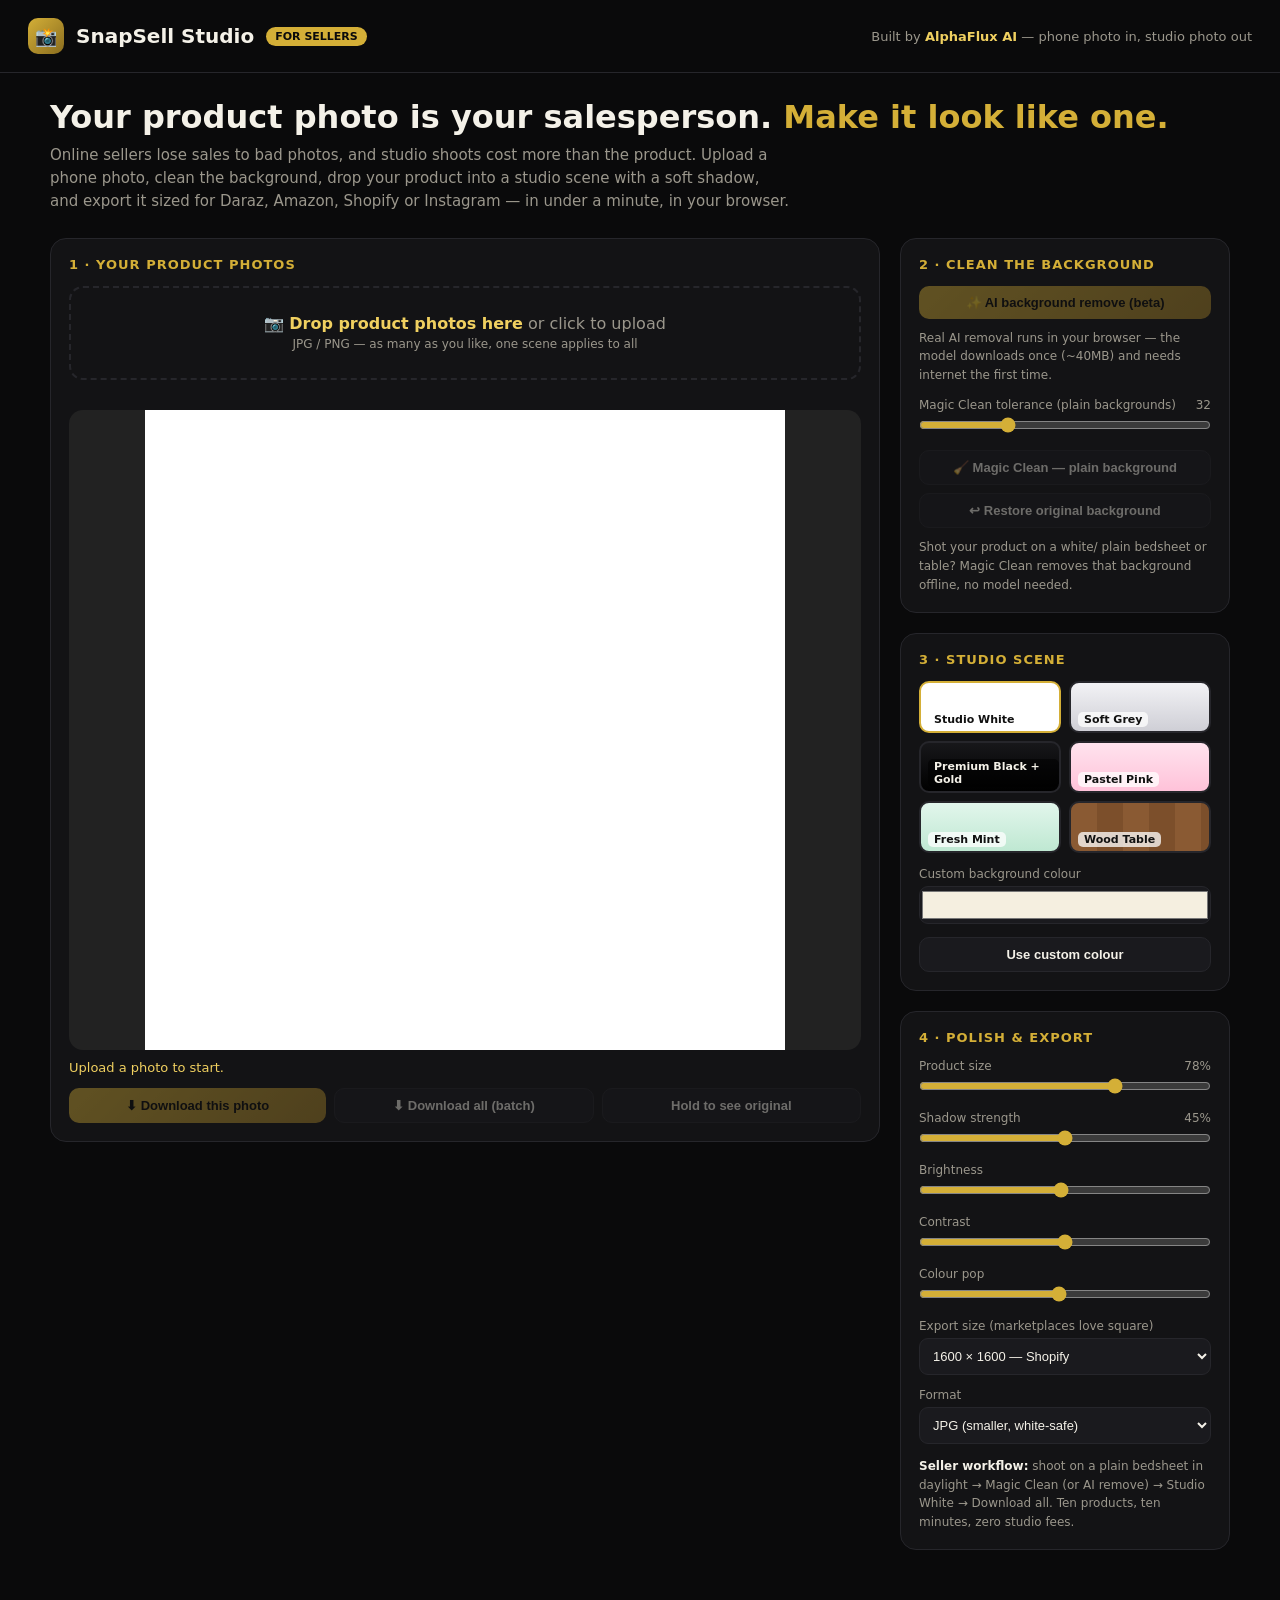
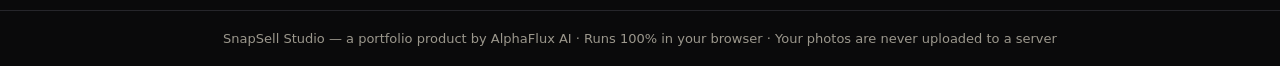
<file: demos/snapsell.html>
<!DOCTYPE html>
<html lang="en">
<head>
<meta charset="UTF-8">
<meta name="viewport" content="width=device-width, initial-scale=1.0">
<title>SnapSell Studio — Product Photos That Sell | AlphaFlux AI</title>
<meta name="description" content="SnapSell Studio turns a phone photo of your product into a marketplace-ready studio shot: clean backgrounds, studio scenes, soft shadows and export sizes for Daraz, Amazon, Shopify and Instagram.">
<style>
  :root{
    --bg:#0a0a0b; --panel:#131315; --panel2:#1a1a1e; --line:#26262b;
    --gold:#d4af37; --gold2:#f0d060; --text:#f4f1e8; --muted:#9b978c; --radius:16px;
  }
  *{box-sizing:border-box; margin:0; padding:0}
  body{background:var(--bg); color:var(--text); font-family:Inter,system-ui,-apple-system,"Segoe UI",Roboto,sans-serif; min-height:100vh}
  header{display:flex; align-items:center; justify-content:space-between; padding:18px 28px; border-bottom:1px solid var(--line); flex-wrap:wrap; gap:10px}
  .logo{display:flex; align-items:center; gap:12px; font-weight:800; font-size:20px}
  .logo-mark{width:36px;height:36px;border-radius:10px;background:linear-gradient(135deg,var(--gold),#8a6d1f);display:grid;place-items:center;color:#0a0a0b;font-size:18px}
  .badge{font-size:11px; color:#0a0a0b; background:var(--gold); padding:3px 9px; border-radius:999px; font-weight:700}
  .by{color:var(--muted); font-size:13px}
  main{max-width:1220px; margin:0 auto; padding:26px 20px 60px}
  .hero h1{font-size:32px; line-height:1.15; font-weight:800}
  .hero h1 span{color:var(--gold)}
  .hero p{color:var(--muted); margin-top:8px; max-width:740px; font-size:15px; line-height:1.55}
  .layout{display:grid; grid-template-columns:1fr 330px; gap:20px; margin-top:24px; align-items:start}
  @media(max-width:950px){.layout{grid-template-columns:1fr}}
  .panel{background:var(--panel); border:1px solid var(--line); border-radius:var(--radius); padding:18px}
  .panel h3{font-size:13px; text-transform:uppercase; letter-spacing:1px; color:var(--gold); margin-bottom:14px}
  .drop{border:2px dashed var(--line); border-radius:14px; padding:26px; text-align:center; color:var(--muted); cursor:pointer; transition:.15s}
  .drop:hover,.drop.over{border-color:var(--gold); color:var(--text)}
  .drop b{color:var(--gold2)}
  .thumbs{display:flex; gap:8px; flex-wrap:wrap; margin-top:14px}
  .thumb{width:62px; height:62px; border-radius:10px; overflow:hidden; border:2px solid var(--line); cursor:pointer; background:#fff; position:relative}
  .thumb.active{border-color:var(--gold)}
  .thumb img{width:100%; height:100%; object-fit:cover}
  .thumb .x{position:absolute; top:2px; right:2px; background:rgba(0,0,0,.7); color:#fff; border:none; width:18px; height:18px; border-radius:50%; font-size:11px; line-height:1; cursor:pointer; padding:0}
  .canvas-wrap{margin-top:16px; background:#222; border-radius:14px; overflow:hidden; display:grid; place-items:center}
  canvas#stage{width:100%; max-width:640px; aspect-ratio:1; display:block}
  button{border:1px solid var(--line); background:var(--panel2); color:var(--text); padding:9px 14px; border-radius:10px; font-size:13px; font-weight:600; cursor:pointer}
  button:hover{border-color:var(--gold)}
  button:disabled{opacity:.4; cursor:not-allowed}
  button.primary{background:linear-gradient(135deg,var(--gold),#a8842a); color:#0a0a0b; border:none}
  .scenes{display:grid; grid-template-columns:1fr 1fr; gap:8px}
  .scene{height:52px; border-radius:10px; border:2px solid var(--line); cursor:pointer; position:relative; overflow:hidden}
  .scene.active{border-color:var(--gold)}
  .scene span{position:absolute; bottom:4px; left:7px; font-size:11px; font-weight:700; color:#111; background:rgba(255,255,255,.75); padding:1px 6px; border-radius:5px}
  .scene.dark span{color:#f4f1e8; background:rgba(0,0,0,.55)}
  .field{margin-bottom:13px}
  .field label{display:flex; justify-content:space-between; font-size:12px; color:var(--muted); margin-bottom:5px}
  .field input[type=range]{width:100%; accent-color:var(--gold)}
  .field select{width:100%; background:var(--panel2); border:1px solid var(--line); color:var(--text); border-radius:9px; padding:9px; font-size:13px}
  .row{display:flex; gap:8px; flex-wrap:wrap}
  .row button{flex:1}
  .hint{font-size:12px; color:var(--muted); line-height:1.55; margin-top:10px}
  .status{font-size:13px; color:var(--gold2); margin-top:10px; min-height:18px}
  footer{border-top:1px solid var(--line); padding:20px 28px; color:var(--muted); font-size:13px; text-align:center}
</style>
</head>
<body>
<header>
  <div class="logo"><div class="logo-mark">📸</div> SnapSell Studio <span class="badge">FOR SELLERS</span></div>
  <div class="by">Built by <b style="color:var(--gold2)">AlphaFlux AI</b> — phone photo in, studio photo out</div>
</header>

<main>
  <section class="hero">
    <h1>Your product photo is your salesperson. <span>Make it look like one.</span></h1>
    <p>Online sellers lose sales to bad photos, and studio shoots cost more than the product. Upload a phone photo, clean the background, drop your product into a studio scene with a soft shadow, and export it sized for Daraz, Amazon, Shopify or Instagram — in under a minute, in your browser.</p>
  </section>

  <div class="layout">
    <section class="panel">
      <h3>1 · Your product photos</h3>
      <div class="drop" id="drop">📷 <b>Drop product photos here</b> or click to upload<br><span style="font-size:12px">JPG / PNG — as many as you like, one scene applies to all</span></div>
      <input type="file" id="file" accept="image/*" multiple hidden>
      <div class="thumbs" id="thumbs"></div>
      <div class="canvas-wrap"><canvas id="stage" width="1200" height="1200"></canvas></div>
      <div class="status" id="status">Upload a photo to start.</div>
      <div class="row" style="margin-top:10px">
        <button class="primary" id="btnDownload" disabled>⬇ Download this photo</button>
        <button id="btnDownloadAll" disabled>⬇ Download all (batch)</button>
        <button id="btnBefore" disabled>Hold to see original</button>
      </div>
    </section>

    <div>
      <section class="panel" style="margin-bottom:20px">
        <h3>2 · Clean the background</h3>
        <button class="primary" id="btnAI" style="width:100%" disabled>✨ AI background remove (beta)</button>
        <p class="hint">Real AI removal runs in your browser — the model downloads once (~40MB) and needs internet the first time.</p>
        <div class="field" style="margin-top:14px"><label><span>Magic Clean tolerance (plain backgrounds)</span><span id="tolVal">32</span></label>
          <input type="range" id="tol" min="8" max="90" value="32"></div>
        <button id="btnClean" style="width:100%" disabled>🧹 Magic Clean — plain background</button>
        <button id="btnRestore" style="width:100%; margin-top:8px" disabled>↩ Restore original background</button>
        <p class="hint">Shot your product on a white/ plain bedsheet or table? Magic Clean removes that background offline, no model needed.</p>
      </section>

      <section class="panel" style="margin-bottom:20px">
        <h3>3 · Studio scene</h3>
        <div class="scenes" id="scenes">
          <div class="scene active" data-scene="white" style="background:#ffffff"><span>Studio White</span></div>
          <div class="scene" data-scene="grey" style="background:linear-gradient(180deg,#f2f2f5,#cfcfd6)"><span>Soft Grey</span></div>
          <div class="scene dark" data-scene="blackgold" style="background:linear-gradient(180deg,#17171a,#000)"><span>Premium Black + Gold</span></div>
          <div class="scene" data-scene="pastel" style="background:linear-gradient(180deg,#ffe3ee,#ffc2d9)"><span>Pastel Pink</span></div>
          <div class="scene" data-scene="mint" style="background:linear-gradient(180deg,#e2f6ec,#bfe8d2)"><span>Fresh Mint</span></div>
          <div class="scene" data-scene="wood" style="background:repeating-linear-gradient(90deg,#8a5a33 0 26px,#7c4f2b 26px 52px)"><span>Wood Table</span></div>
        </div>
        <div class="field" style="margin-top:14px"><label><span>Custom background colour</span></label>
          <input type="color" id="customColor" value="#f5efe0" style="width:100%; height:38px; background:var(--panel2); border:1px solid var(--line); border-radius:9px">
        </div>
        <button id="btnCustom" style="width:100%">Use custom colour</button>
      </section>

      <section class="panel">
        <h3>4 · Polish & export</h3>
        <div class="field"><label><span>Product size</span><span id="sizeVal">78%</span></label><input type="range" id="pSize" min="35" max="98" value="78"></div>
        <div class="field"><label><span>Shadow strength</span><span id="shVal">45%</span></label><input type="range" id="pShadow" min="0" max="90" value="45"></div>
        <div class="field"><label><span>Brightness</span></label><input type="range" id="pBright" min="70" max="140" value="104"></div>
        <div class="field"><label><span>Contrast</span></label><input type="range" id="pContrast" min="70" max="140" value="105"></div>
        <div class="field"><label><span>Colour pop</span></label><input type="range" id="pSat" min="50" max="180" value="112"></div>
        <div class="field"><label><span>Export size (marketplaces love square)</span></label>
          <select id="exportSize">
            <option value="2000">2000 × 2000 — Daraz / Amazon zoom</option>
            <option value="1600" selected>1600 × 1600 — Shopify</option>
            <option value="1080">1080 × 1080 — Instagram / Facebook</option>
          </select></div>
        <div class="field"><label><span>Format</span></label>
          <select id="exportFmt"><option value="image/jpeg">JPG (smaller, white-safe)</option><option value="image/png">PNG (keeps transparency)</option></select></div>
        <p class="hint"><b style="color:var(--text)">Seller workflow:</b> shoot on a plain bedsheet in daylight → Magic Clean (or AI remove) → Studio White → Download all. Ten products, ten minutes, zero studio fees.</p>
      </section>
    </div>
  </div>
</main>

<footer>SnapSell Studio — a portfolio product by AlphaFlux AI · Runs 100% in your browser · Your photos are never uploaded to a server</footer>

<script>
(function(){
  "use strict";
  const $ = id => document.getElementById(id);
  const stage = $("stage"), sctx = stage.getContext("2d");
  const MAXDIM = 1600;

  let items = [];        // {id, name, file, origCanvas, productCanvas}
  let activeId = null;
  let scene = "white";
  let customColor = "#f5efe0";

  const active = () => items.find(i => i.id === activeId) || null;
  const settings = () => ({
    size: parseInt($("pSize").value,10)/100,
    shadow: parseInt($("pShadow").value,10)/100,
    bright: parseInt($("pBright").value,10),
    contrast: parseInt($("pContrast").value,10),
    sat: parseInt($("pSat").value,10)
  });
  function setStatus(t){ $("status").textContent = t; }

  // ---------- Loading ----------
  function loadFile(file){
    return new Promise(res=>{
      const url = URL.createObjectURL(file);
      const img = new Image();
      img.onload = ()=>{
        const scale = Math.min(1, MAXDIM / Math.max(img.naturalWidth, img.naturalHeight));
        const w = Math.round(img.naturalWidth * scale), h = Math.round(img.naturalHeight * scale);
        const c = document.createElement("canvas"); c.width = w; c.height = h;
        c.getContext("2d").drawImage(img, 0, 0, w, h);
        URL.revokeObjectURL(url);
        res({ id: Math.random().toString(36).slice(2,9), name: file.name, file, origCanvas: c, productCanvas: clone(c) });
      };
      img.onerror = ()=> res(null);
      img.src = url;
    });
  }
  function clone(c){ const n = document.createElement("canvas"); n.width = c.width; n.height = c.height; n.getContext("2d").drawImage(c,0,0); return n; }

  async function addFiles(files){
    for(const f of files){
      if(!f.type.startsWith("image/")) continue;
      const item = await loadFile(f);
      if(item){ items.push(item); activeId = item.id; }
    }
    renderThumbs(); render(); syncButtons();
    if(items.length) setStatus(items.length + " photo(s) loaded — pick a scene, clean the background, export.");
  }

  const drop = $("drop"), fileInput = $("file");
  drop.addEventListener("click", ()=> fileInput.click());
  fileInput.addEventListener("change", ()=>{ addFiles(Array.from(fileInput.files)); fileInput.value = ""; });
  ["dragover","dragenter"].forEach(ev=> drop.addEventListener(ev, e=>{ e.preventDefault(); drop.classList.add("over"); }));
  ["dragleave","drop"].forEach(ev=> drop.addEventListener(ev, e=>{ e.preventDefault(); drop.classList.remove("over"); }));
  drop.addEventListener("drop", e=> addFiles(Array.from(e.dataTransfer.files)));

  function renderThumbs(){
    $("thumbs").innerHTML = items.map(i=>
      `<div class="thumb ${i.id===activeId ? "active" : ""}" data-id="${i.id}">
         <img src="${i.productCanvas.toDataURL("image/jpeg", .7)}" alt="">
         <button class="x" data-del="${i.id}">×</button>
       </div>`).join("");
  }
  $("thumbs").addEventListener("click", e=>{
    const del = e.target.closest("[data-del]");
    if(del){ items = items.filter(i=> i.id !== del.dataset.del); if(activeId === del.dataset.del) activeId = items.length ? items[0].id : null; renderThumbs(); render(); syncButtons(); return; }
    const th = e.target.closest(".thumb");
    if(th){ activeId = th.dataset.id; renderThumbs(); render(); }
  });

  // ---------- Scenes ----------
  function paintScene(ctx, S){
    const g = ctx.createLinearGradient(0,0,0,S);
    if(scene === "white"){ ctx.fillStyle = "#ffffff"; ctx.fillRect(0,0,S,S); }
    else if(scene === "grey"){ g.addColorStop(0,"#f4f4f7"); g.addColorStop(.72,"#d7d7de"); g.addColorStop(.721,"#c6c6cf"); g.addColorStop(1,"#bdbdc7"); ctx.fillStyle = g; ctx.fillRect(0,0,S,S); }
    else if(scene === "blackgold"){ g.addColorStop(0,"#1b1b1f"); g.addColorStop(.7,"#0a0a0b"); g.addColorStop(1,"#000"); ctx.fillStyle = g; ctx.fillRect(0,0,S,S);
      ctx.fillStyle = "#141416"; ctx.beginPath(); ctx.ellipse(S/2, S*.86, S*.36, S*.055, 0, 0, Math.PI*2); ctx.fill();
      ctx.strokeStyle = "#d4af37"; ctx.lineWidth = Math.max(2, S*.003); ctx.beginPath(); ctx.ellipse(S/2, S*.86, S*.36, S*.055, 0, 0, Math.PI*2); ctx.stroke(); }
    else if(scene === "pastel"){ g.addColorStop(0,"#ffe9f2"); g.addColorStop(1,"#ffb9d2"); ctx.fillStyle = g; ctx.fillRect(0,0,S,S); }
    else if(scene === "mint"){ g.addColorStop(0,"#e6f8ee"); g.addColorStop(1,"#b7e4cb"); ctx.fillStyle = g; ctx.fillRect(0,0,S,S); }
    else if(scene === "wood"){ ctx.fillStyle = "#8a5a33"; ctx.fillRect(0,0,S,S); ctx.fillStyle = "rgba(0,0,0,.13)";
      for(let x=0; x<S; x += S/9) ctx.fillRect(x, 0, Math.max(2,S*.004), S);
      const wg = ctx.createLinearGradient(0,0,0,S); wg.addColorStop(0,"rgba(255,255,255,.14)"); wg.addColorStop(1,"rgba(0,0,0,.18)"); ctx.fillStyle = wg; ctx.fillRect(0,0,S,S); }
    else if(scene === "custom"){ ctx.fillStyle = customColor; ctx.fillRect(0,0,S,S); }
  }

  // ---------- Render ----------
  function renderTo(ctx, S, item){
    paintScene(ctx, S);
    if(!item) return;
    const st = settings();
    const pc = item.productCanvas;
    const scale = (st.size * S) / Math.max(pc.width, pc.height);
    const w = pc.width * scale, h = pc.height * scale;
    const x = (S - w)/2, y = S*.88 - h;   // product sits on the "floor" at 88% height

    if(st.shadow > 0){  // soft ground shadow
      const sh = ctx.createRadialGradient(S/2, S*.885, 10, S/2, S*.885, w*.55);
      sh.addColorStop(0, "rgba(0,0,0," + (st.shadow*.55) + ")");
      sh.addColorStop(1, "rgba(0,0,0,0)");
      ctx.fillStyle = sh;
      ctx.save(); ctx.translate(S/2, S*.885); ctx.scale(1, .18); ctx.translate(-S/2, -S*.885);
      ctx.beginPath(); ctx.arc(S/2, S*.885, w*.55, 0, Math.PI*2); ctx.fill(); ctx.restore();
    }
    ctx.save();
    ctx.filter = "brightness(" + st.bright + "%) contrast(" + st.contrast + "%) saturate(" + st.sat + "%)";
    ctx.drawImage(pc, x, y, w, h);
    ctx.restore();
  }
  function render(){ renderTo(sctx, stage.width, active()); }

  // ---------- Background cleaning ----------
  function magicClean(item, tol){
    const c = item.productCanvas, w = c.width, h = c.height;
    const ctx = c.getContext("2d");
    const img = ctx.getImageData(0, 0, w, h), d = img.data;
    const seed = [d[0], d[1], d[2]];   // top-left corner colour = background reference
    const dist = i => {
      const dr = d[i]-seed[0], dg = d[i+1]-seed[1], db = d[i+2]-seed[2];
      return Math.sqrt(dr*dr + dg*dg + db*db);
    };
    const visited = new Uint8Array(w*h);
    const queue = [];
    for(let x=0; x<w; x++){ queue.push(x, (h-1)*w + x); }
    for(let y=0; y<h; y++){ queue.push(y*w, y*w + (w-1)); }
    let head = 0;
    while(head < queue.length){
      const p = queue[head++], i = p*4;
      if(visited[p]) continue; visited[p] = 1;
      if(dist(i) > tol) continue;
      d[i+3] = 0;
      const x = p % w, y = (p - x)/w;
      if(x > 0) queue.push(p-1);
      if(x < w-1) queue.push(p+1);
      if(y > 0) queue.push(p-w);
      if(y < h-1) queue.push(p+w);
    }
    ctx.putImageData(img, 0, 0);
  }

  $("btnClean").addEventListener("click", ()=>{
    const it = active(); if(!it) return;
    magicClean(it, parseInt($("tol").value,10));
    renderThumbs(); render();
    setStatus("Background cleaned. If edges look rough, Restore and try a lower tolerance.");
  });
  $("tol").addEventListener("input", ()=> $("tolVal").textContent = $("tol").value);
  $("btnRestore").addEventListener("click", ()=>{
    const it = active(); if(!it) return;
    it.productCanvas = clone(it.origCanvas);
    renderThumbs(); render(); setStatus("Original background restored.");
  });

  $("btnAI").addEventListener("click", async ()=>{
    const it = active(); if(!it || !it.file) return;
    $("btnAI").disabled = true;
    setStatus("Loading the AI model (first time only, ~40MB) and removing the background…");
    try{
      const mod = await import("https://cdn.jsdelivr.net/npm/@imgly/background-removal@1.5.5/+esm");
      const removeBackground = mod.removeBackground || (mod.default && mod.default.removeBackground);
      if(!removeBackground) throw new Error("AI module shape not recognised");
      const blob = await removeBackground(it.file, { output: { format: "image/png" } });
      const url = URL.createObjectURL(blob);
      const img = new Image();
      await new Promise((res, rej)=>{ img.onload = res; img.onerror = rej; img.src = url; });
      const c = document.createElement("canvas"); c.width = img.naturalWidth; c.height = img.naturalHeight;
      c.getContext("2d").drawImage(img, 0, 0);
      URL.revokeObjectURL(url);
      it.productCanvas = c;
      renderThumbs(); render();
      setStatus("AI background removed. Pick a scene and export.");
    }catch(err){
      setStatus("AI removal could not load here (needs internet for the model). Use Magic Clean instead — it works offline on plain backgrounds.");
    }
    $("btnAI").disabled = false;
  });

  // ---------- Controls ----------
  document.querySelectorAll("#scenes .scene").forEach(el=> el.addEventListener("click", ()=>{
    document.querySelectorAll("#scenes .scene").forEach(x=> x.classList.remove("active"));
    el.classList.add("active"); scene = el.dataset.scene; render();
  }));
  $("btnCustom").addEventListener("click", ()=>{
    document.querySelectorAll("#scenes .scene").forEach(x=> x.classList.remove("active"));
    customColor = $("customColor").value; scene = "custom"; render();
  });
  [["pSize","sizeVal","%"],["pShadow","shVal","%"]].forEach(([id,lbl,suf])=>{
    $(id).addEventListener("input", ()=>{ $(lbl).textContent = $(id).value + suf; render(); });
  });
  ["pBright","pContrast","pSat"].forEach(id=> $(id).addEventListener("input", render));

  // ---------- Export ----------
  function exportBlob(item, cb){
    const S = parseInt($("exportSize").value, 10);
    const c = document.createElement("canvas"); c.width = S; c.height = S;
    renderTo(c.getContext("2d"), S, item);
    c.toBlob(cb, $("exportFmt").value, .92);
  }
  function saveBlob(blob, name){
    const a = document.createElement("a");
    a.href = URL.createObjectURL(blob); a.download = name; a.click();
    setTimeout(()=> URL.revokeObjectURL(a.href), 4000);
  }
  function outName(item){
    const ext = $("exportFmt").value === "image/png" ? "png" : "jpg";
    return item.name.replace(/\.[^.]+$/, "") + "-snapsell." + ext;
  }
  $("btnDownload").addEventListener("click", ()=>{
    const it = active(); if(!it) return;
    exportBlob(it, b=>{ if(b) saveBlob(b, outName(it)); });
  });
  $("btnDownloadAll").addEventListener("click", ()=>{
    let n = 0;
    items.forEach((it, idx)=> setTimeout(()=> exportBlob(it, b=>{ if(b){ saveBlob(b, outName(it)); if(++n === items.length) setStatus("Batch done — " + n + " studio photos downloaded."); } }), idx*450));
    setStatus("Exporting all photos with this scene…");
  });
  // Hold-to-preview original
  $("btnBefore").addEventListener("mousedown", ()=>{
    const it = active(); if(!it) return;
    sctx.fillStyle = "#fff"; sctx.fillRect(0,0,stage.width,stage.height);
    const pc = it.origCanvas, scale = stage.width / Math.max(pc.width, pc.height);
    sctx.drawImage(pc, (stage.width - pc.width*scale)/2, (stage.height - pc.height*scale)/2, pc.width*scale, pc.height*scale);
  });
  ["mouseup","mouseleave"].forEach(ev=> $("btnBefore").addEventListener(ev, render));

  function syncButtons(){
    const has = items.length > 0;
    ["btnDownload","btnDownloadAll","btnBefore","btnAI","btnClean","btnRestore"].forEach(id=> $(id).disabled = !has);
  }
  render(); syncButtons();
})();
</script>
</body>
</html>
</file>
